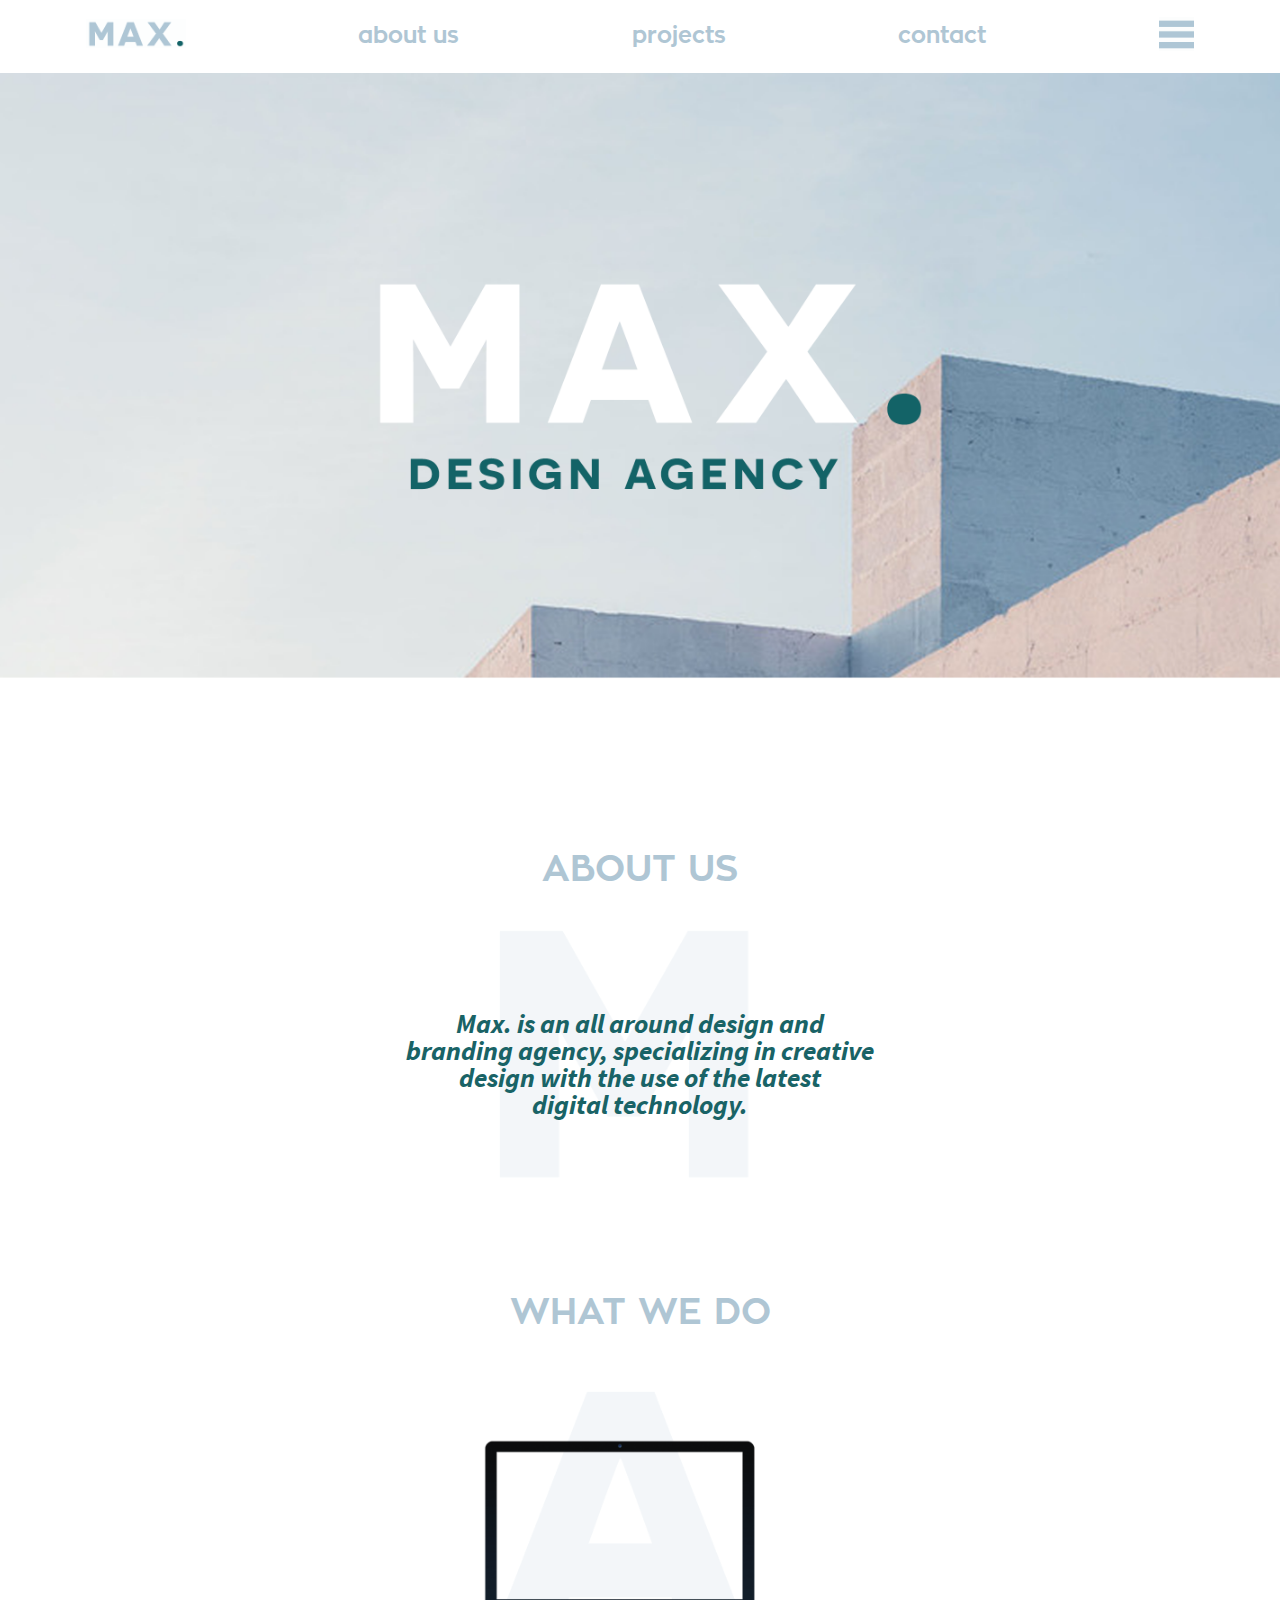
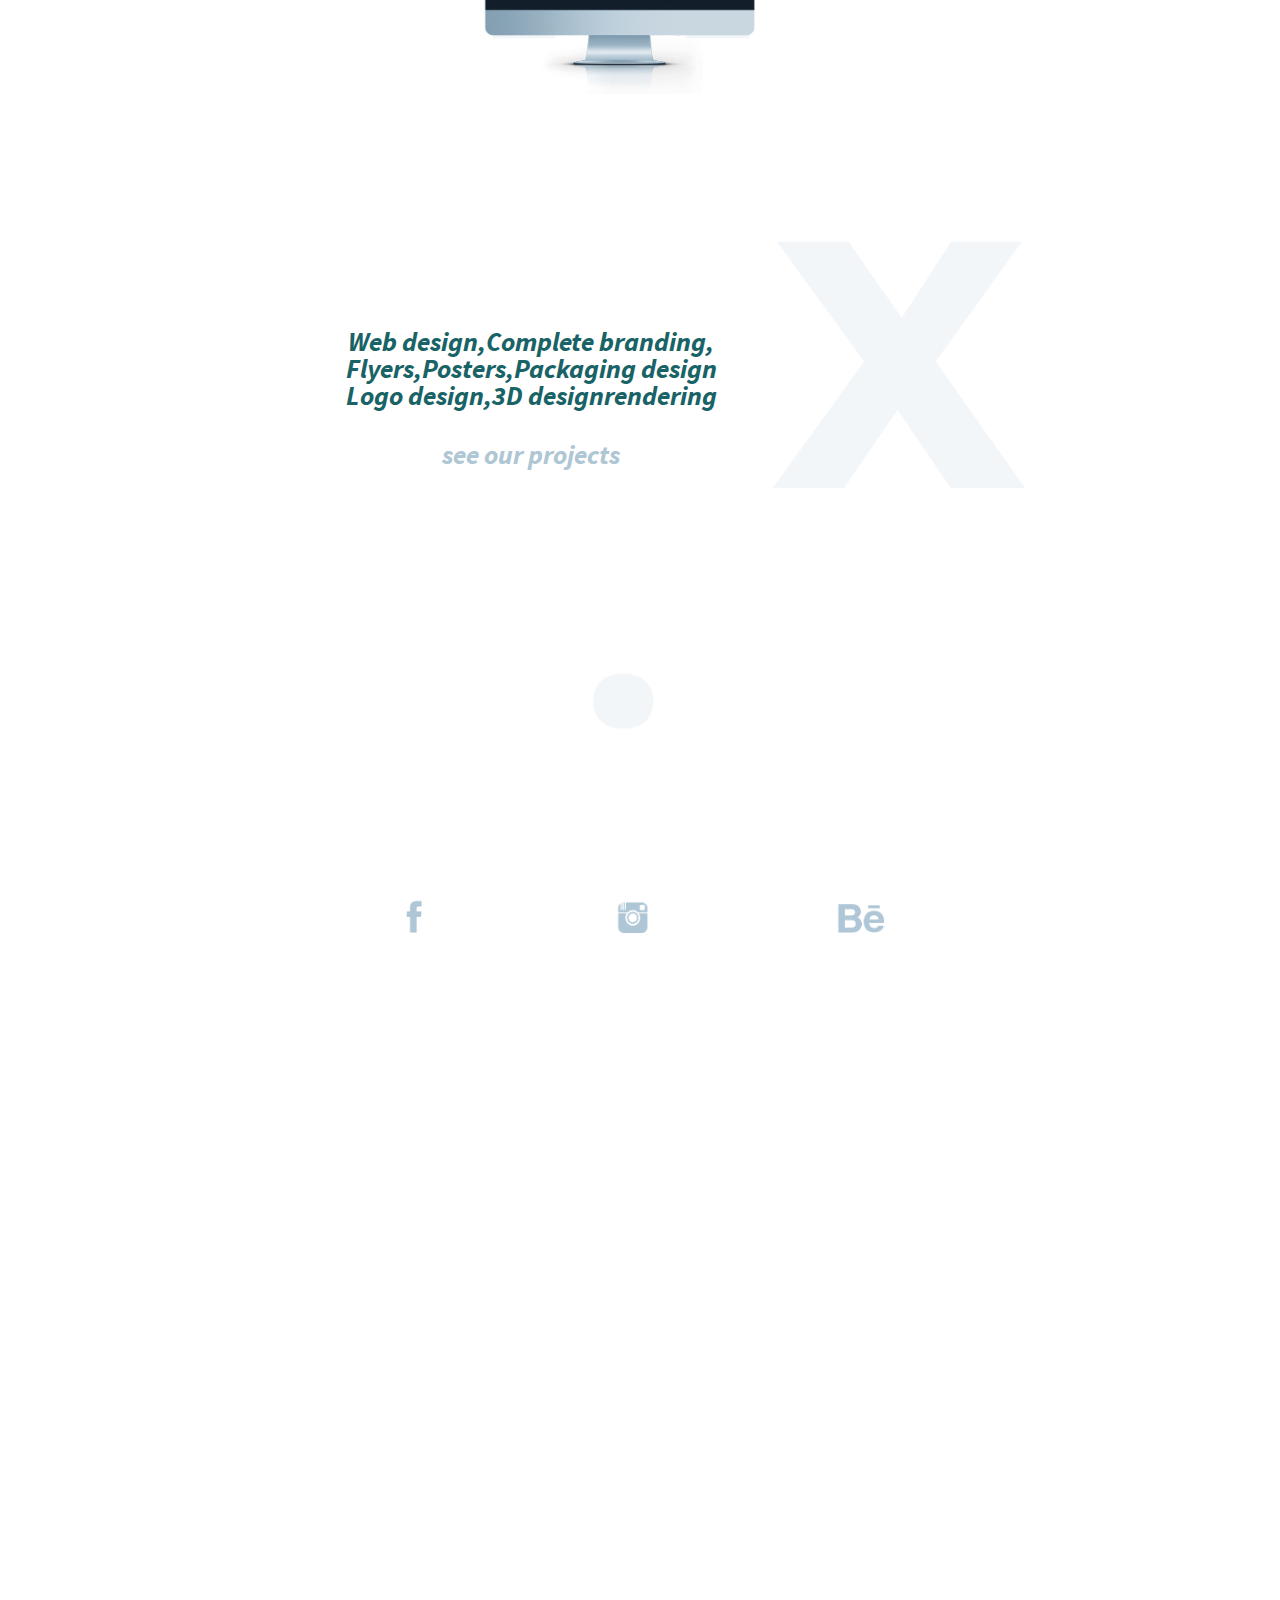
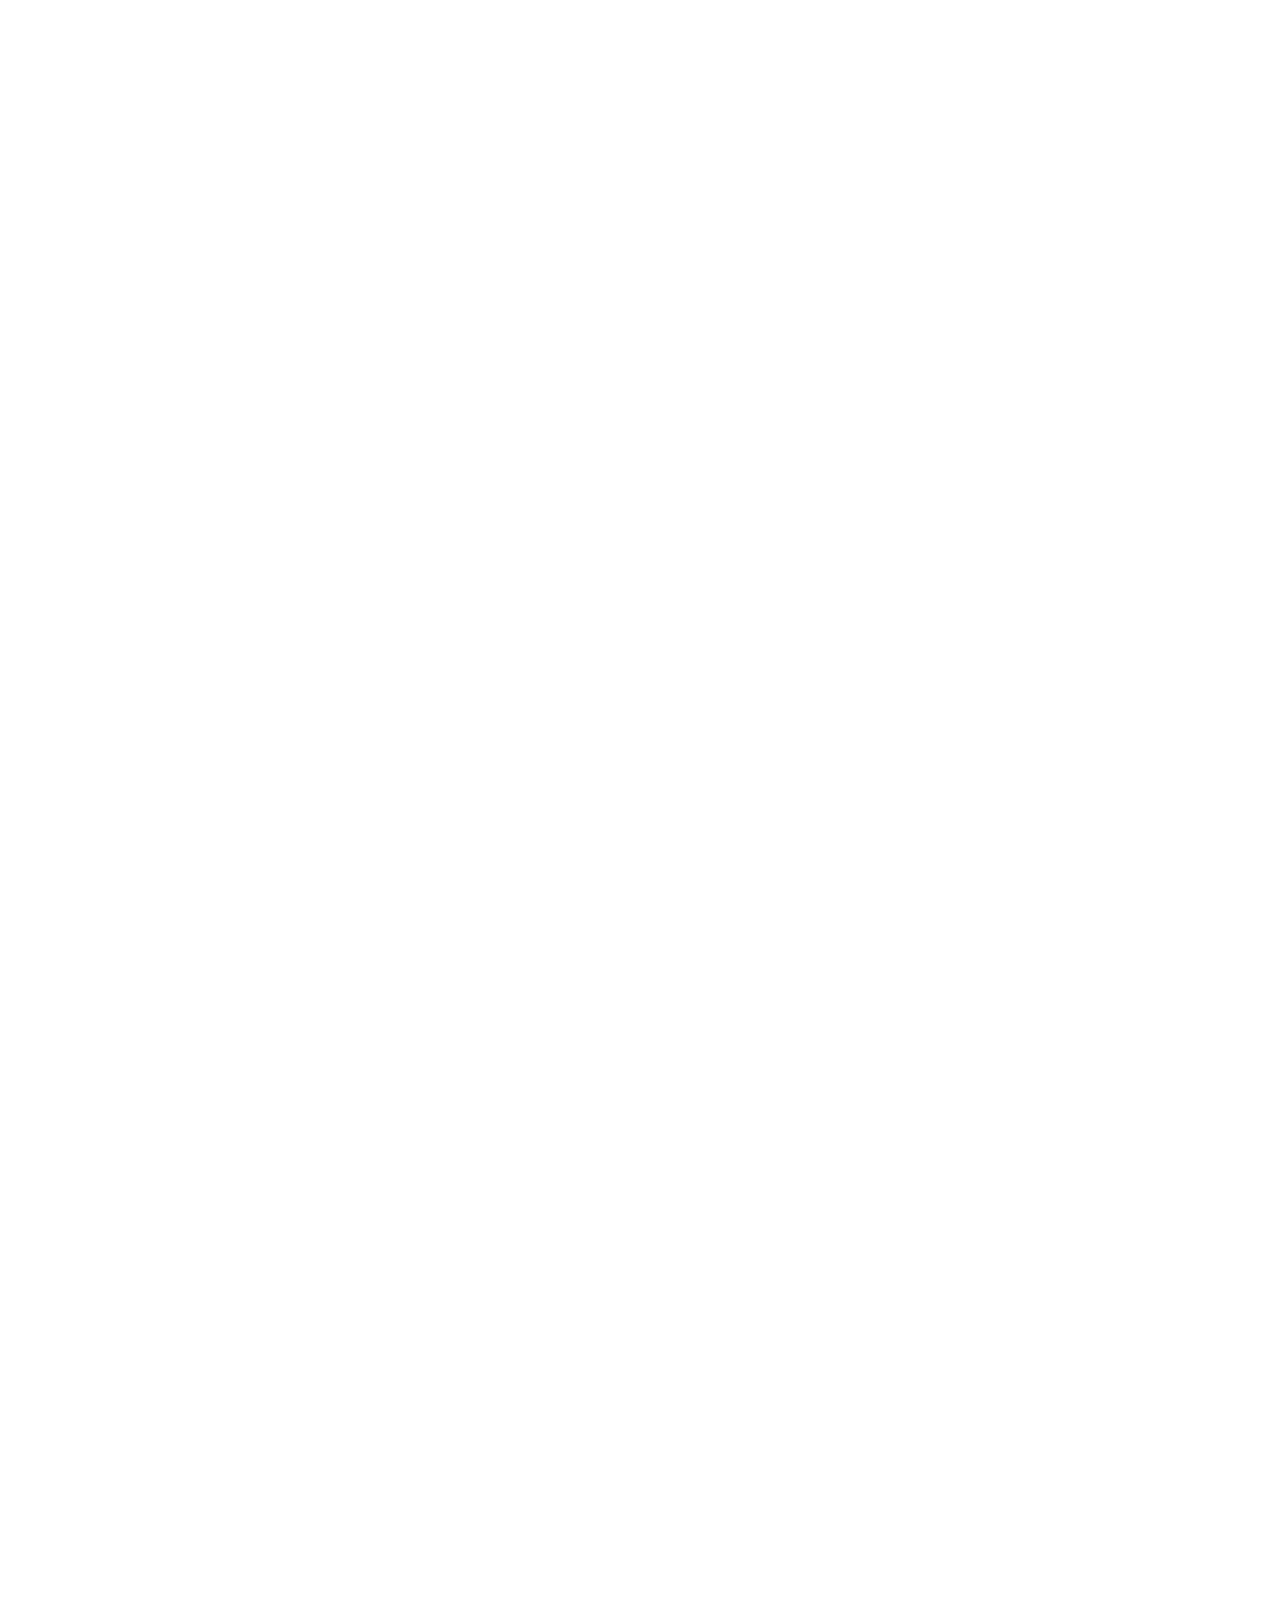
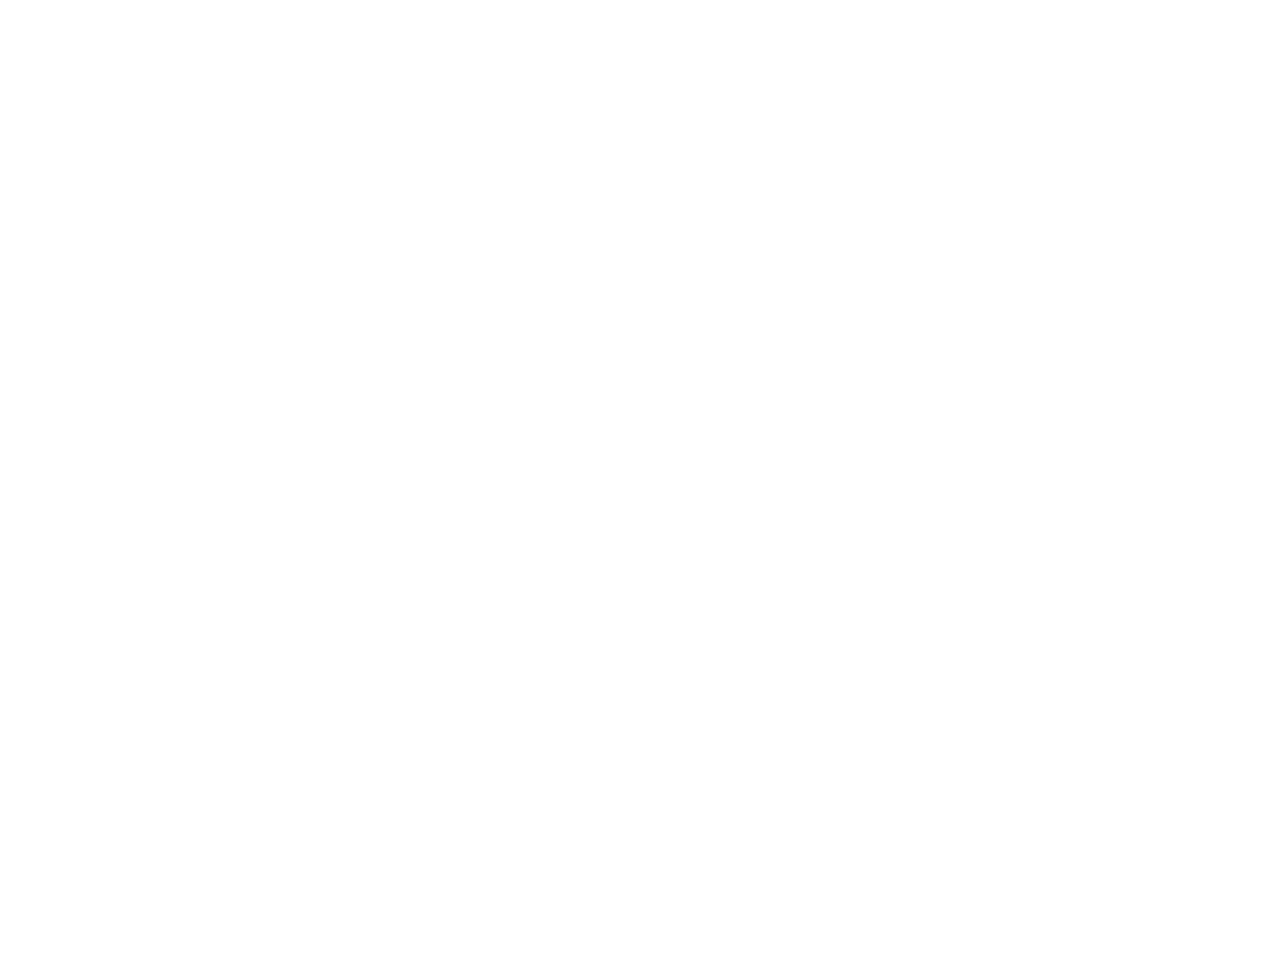
<file: index.html>
<!DOCTYPE html>
<html lang="en">
<head>
	<meta charset="UTF-8">
	<title>Document</title>
	<link rel="stylesheet" type="text/css" href="css/reset.css"/>
	<link rel="stylesheet" type="text/css" href="css/style.css"/>
</head>
<body>

	<head>
		<nav id="nav_top">
			<ul id="ul_top">
				<li ><a href="index.html"><img src="assets/nav_top/logo_small_max.png" height="65" width="222" alt="logo_max_small"></a></li>
				<li><a href="pages/about.html">about us</a></li>
				<li><a href="pages/projects.html">projects</a></li>
				<li><a href="pages/contact.html">contact</a></li>
				<li><a href="index.html"><img src="assets/nav_top/fold.png" height="75" width="78" alt="menu"></a></li>		
			</ul>
		</nav>	
	</head>
	

	<main id="main">
		<section class="banner">

		
			

		</section>

		<section id="about_us" class="section_">
			<h1 class="content_title" id="about_us_title">about us</h1>

			<article class="content_text" id="article_about_us">
			Max. is an all around design and <br>
			branding  agency,  specializing in creative <br>
			design with the use of  the latest <br>
			digital technology.</article>
		</section>

		<section id="what_we_do" class="section_">
			<h1 class="content_title" id="what_we_do_title">what we do</h1>

			<article class="content_text" id="article_what_we_do">Web design,Complete branding,<br>
			Flyers,Posters,Packaging design<br>
			Logo design,3D designrendering<br>

			<aside id="see_projects"><a href="pages/projects.html">see our projects</a></aside>
			</article>
		</section>
	</main>

	<footer>
		<nav id="nav_bottom">
			<ul id="ul_bottom">
				<li><a href="#"><img src="assets/footer/social_facebook.png" height="100" width="80" alt="logo_facebook"></a></li>
				<li><a href="#"><img src="assets/footer/social_ig.png" height="100" width="80" alt="logo_instagram"></a></li>
				<li><a href="#"><img src="assets/footer/social_behance.png" height="100" width="109" alt="logo_behance"></a></li>
			</ul>
		</nav>
	</footer>
</body>
</html>
</file>
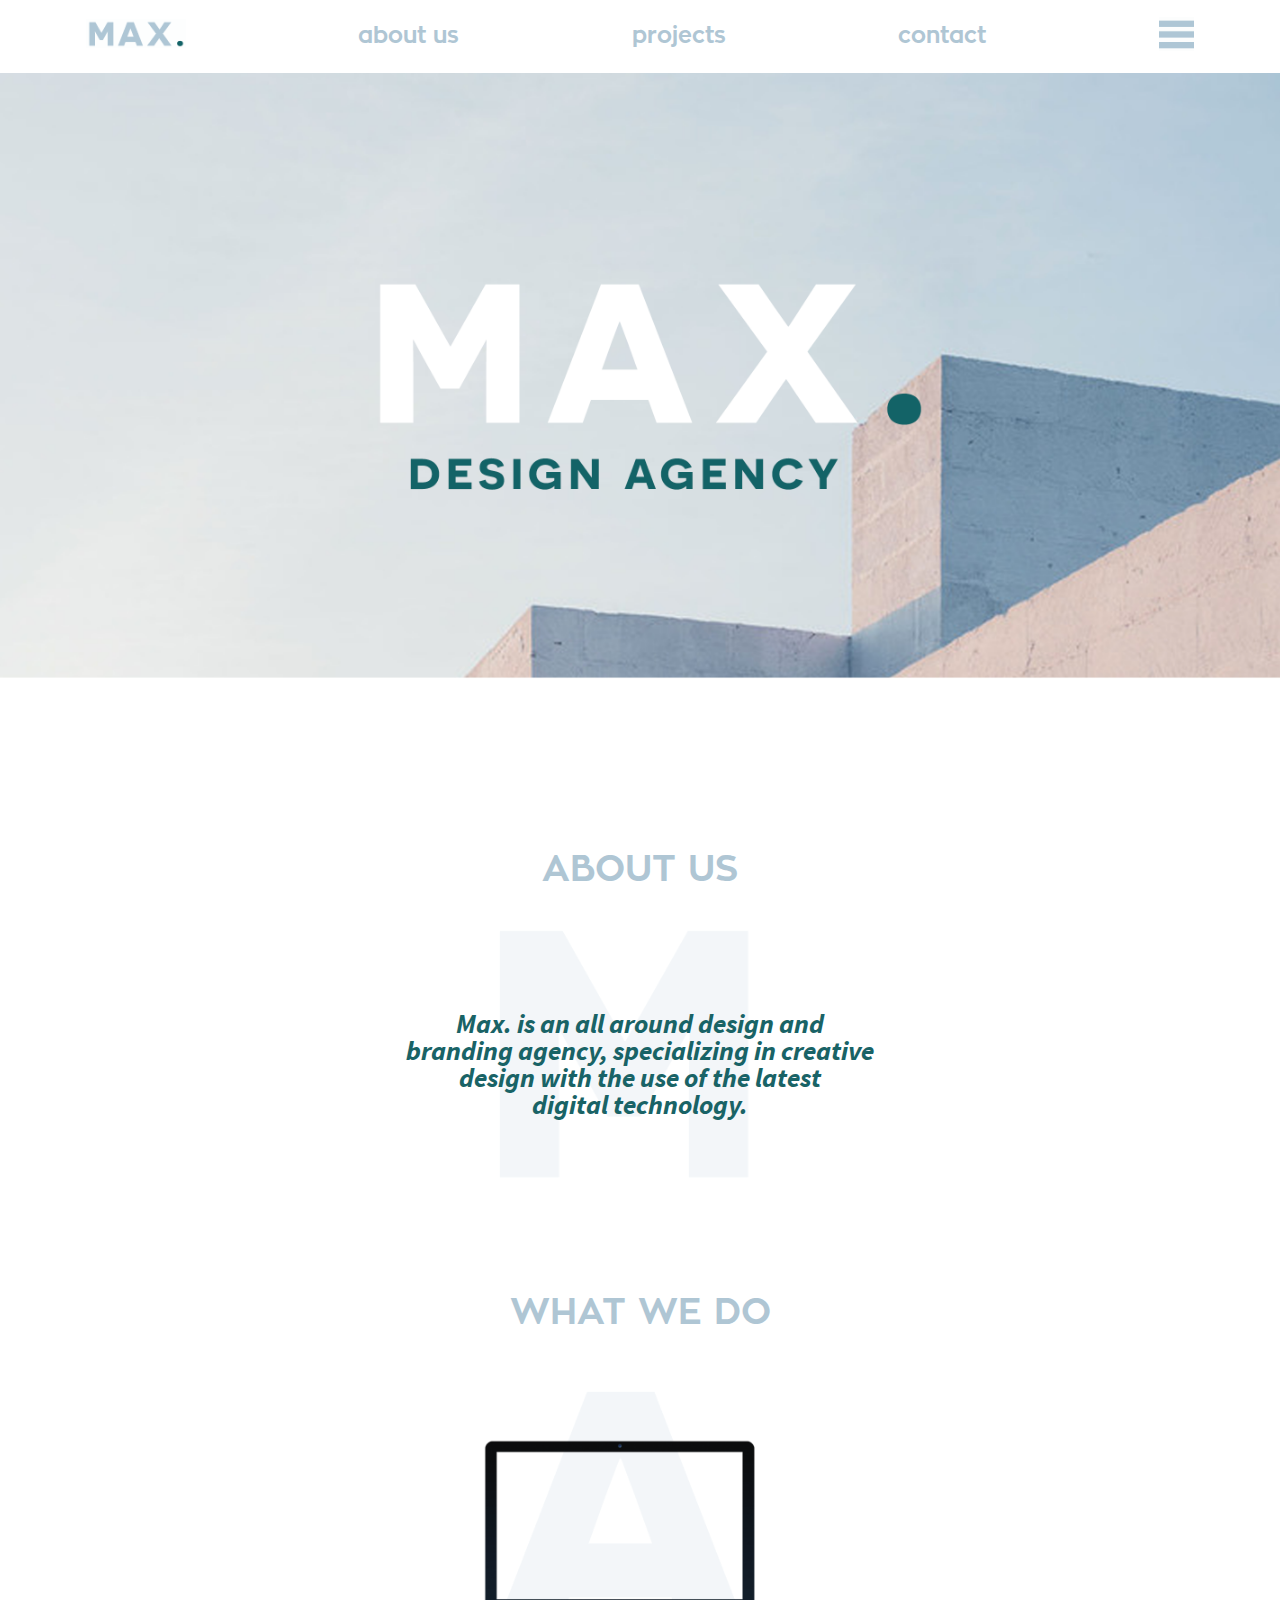
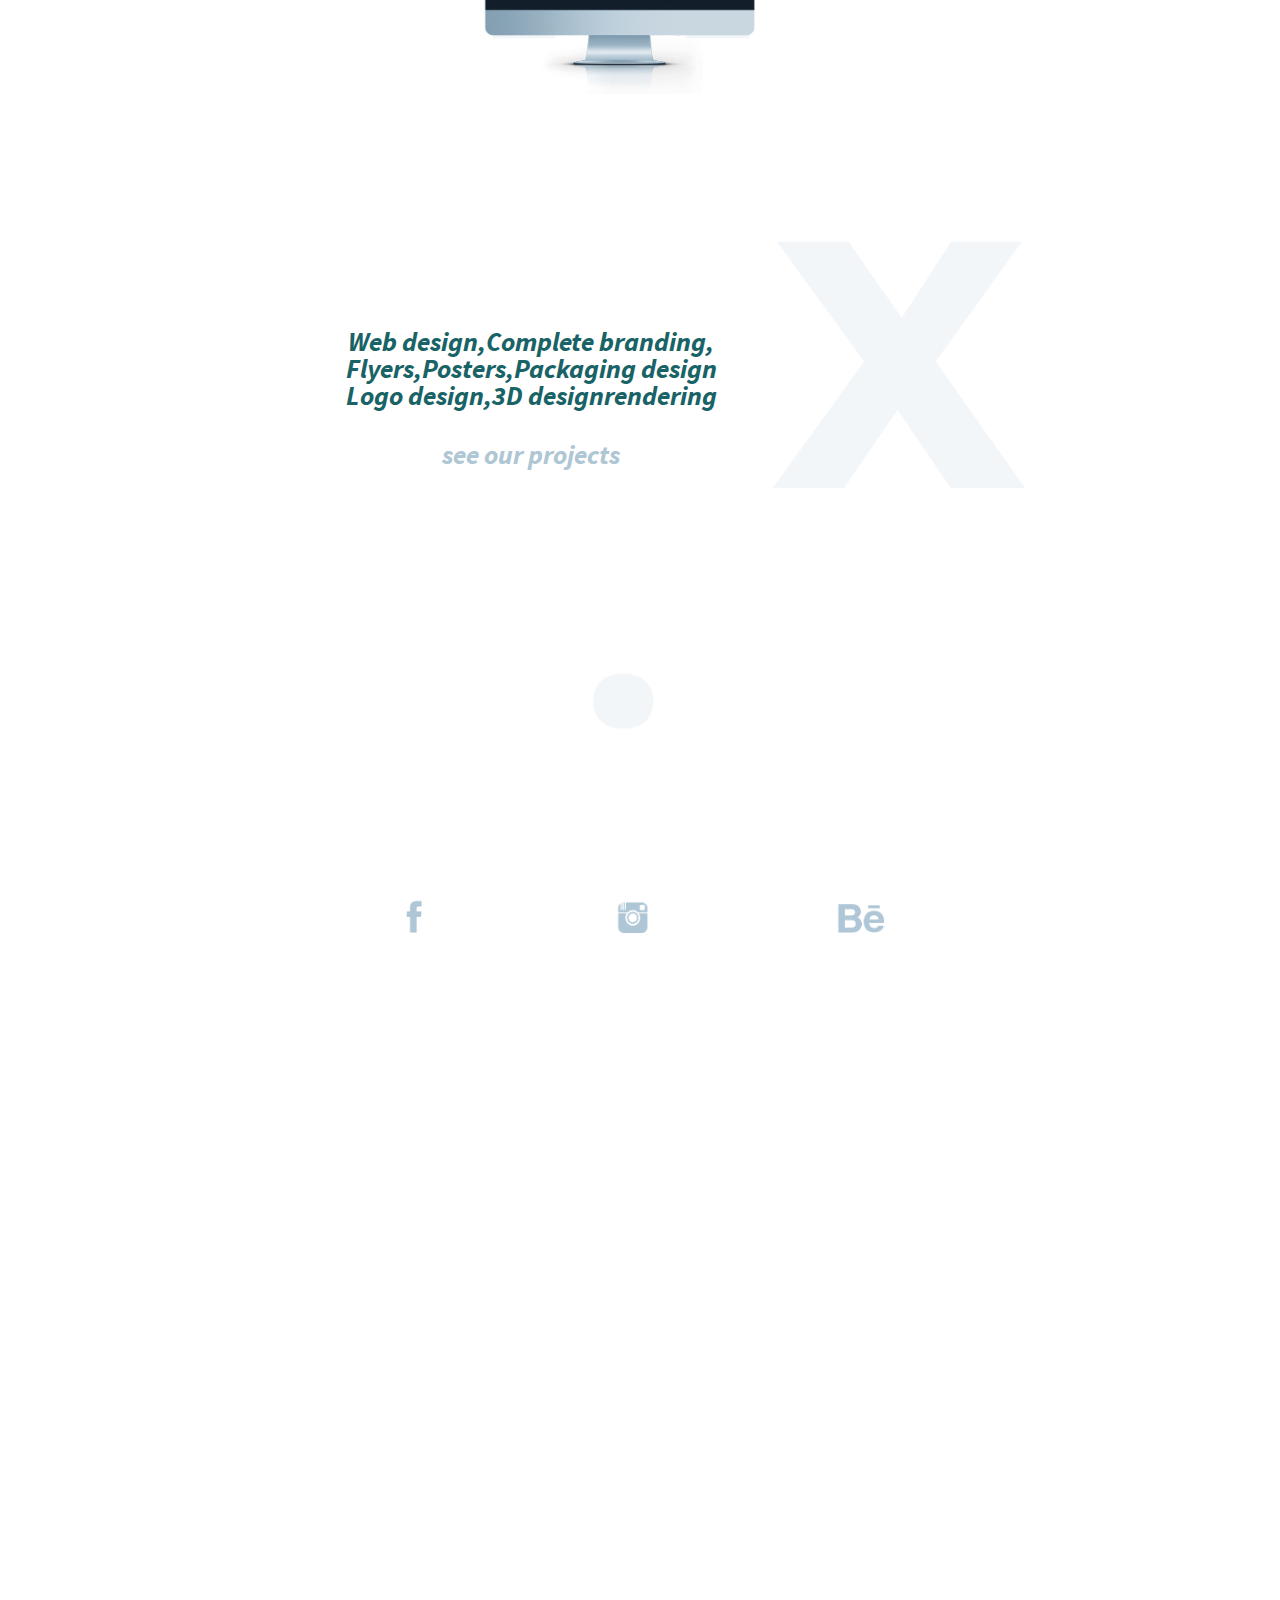
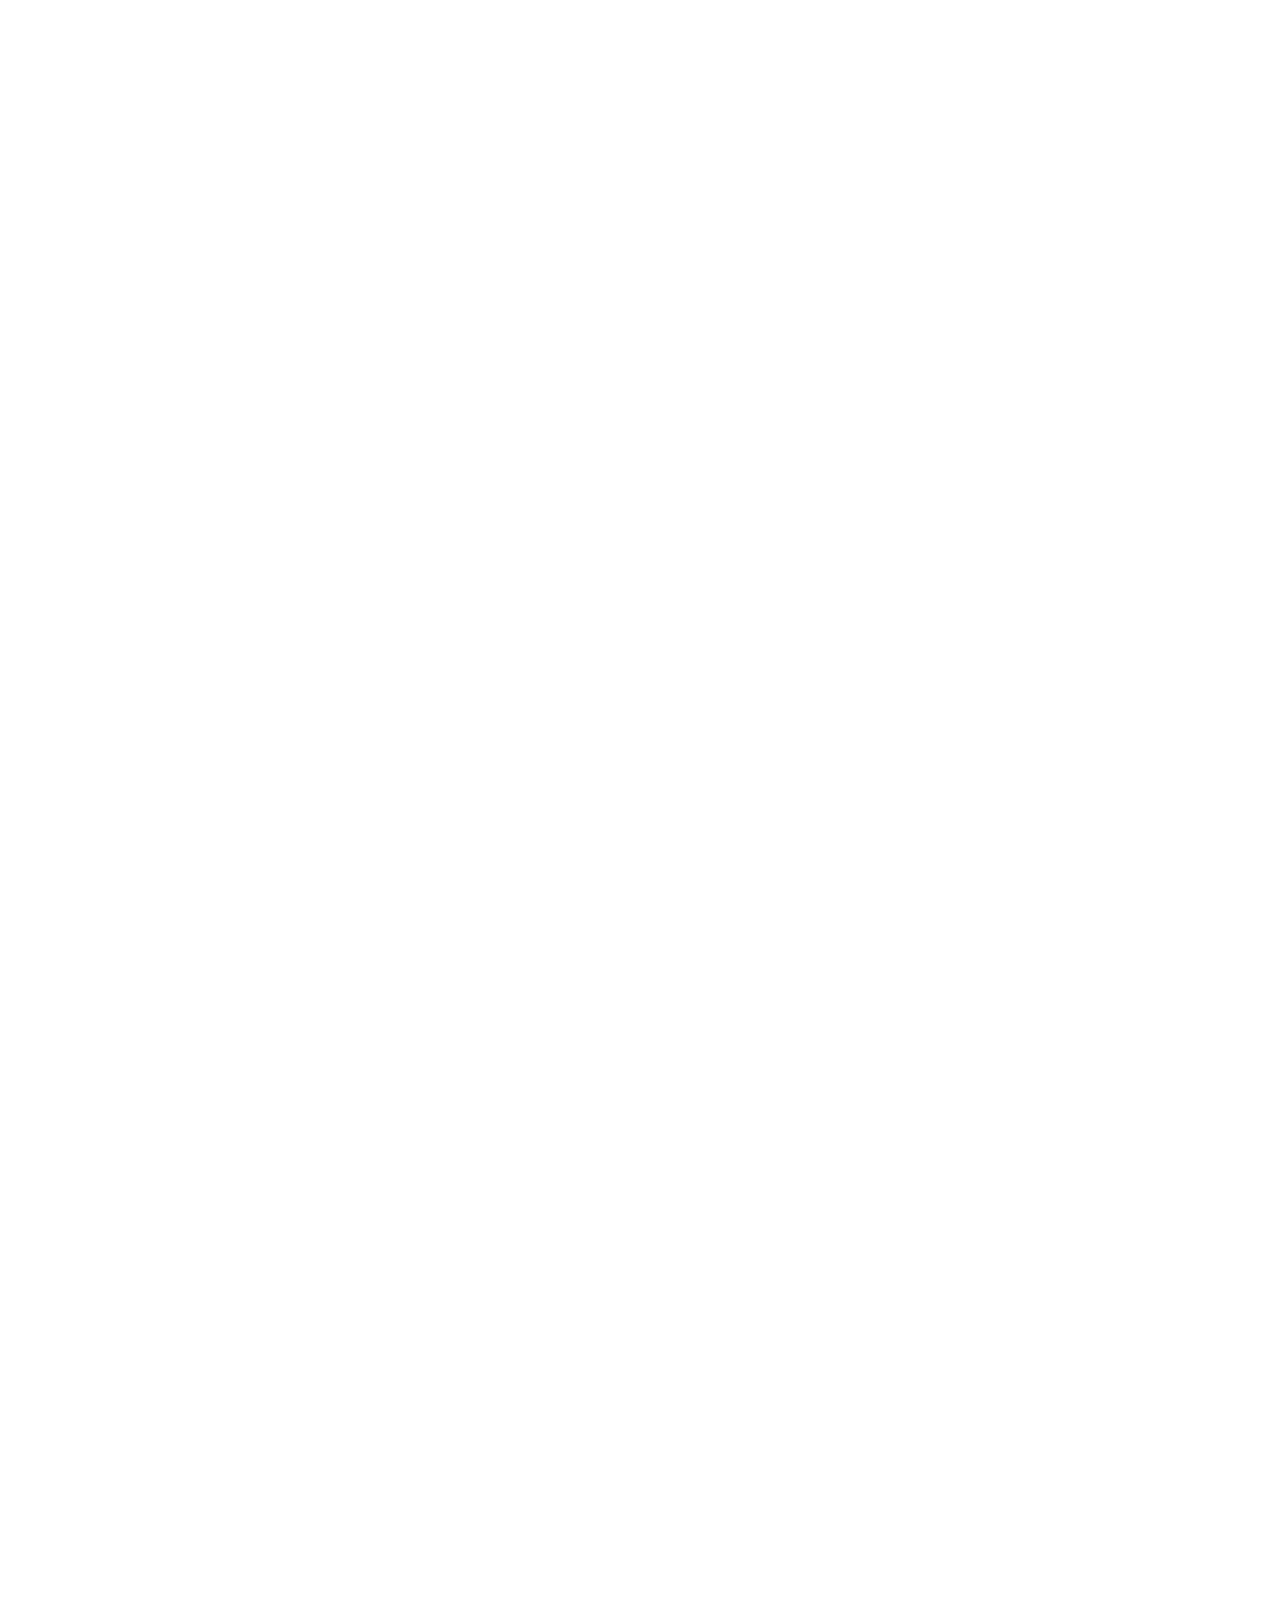
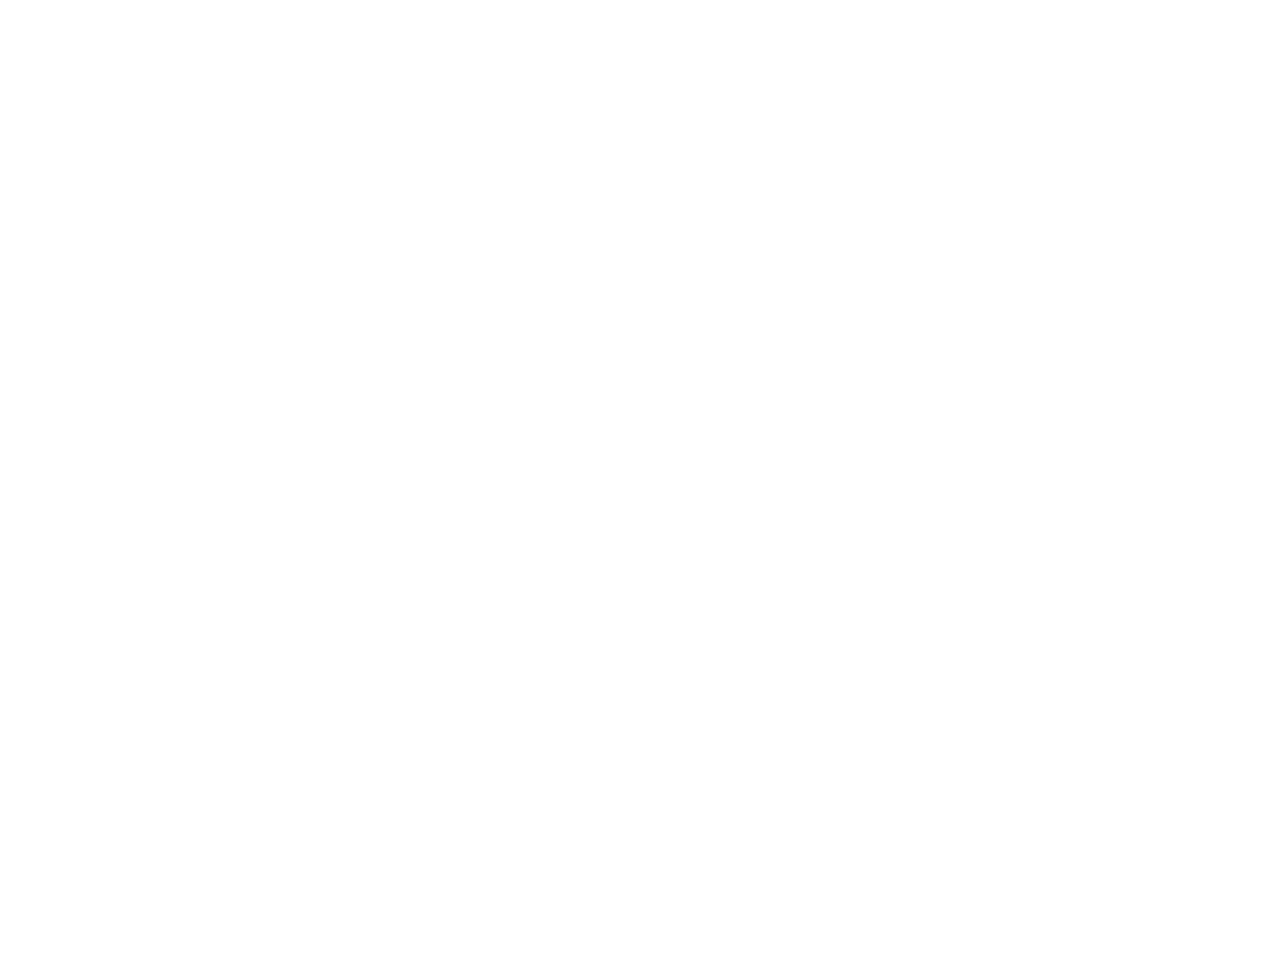
<file: 1617.webd2/index.html>
<!DOCTYPE html>
<html lang="en">
<head>
	<meta charset="UTF-8" author="maxim pattijn">
	<title>MAX. Design</title>
	<link rel="stylesheet" type="text/css" href="css/reset.css"/>
	<link rel="stylesheet" type="text/css" href="css/style.css"/>
<link rel="apple-touch-icon" sizes="180x180" href="assets/favicons/apple-touch-icon.png">
<link rel="icon" type="image/png" sizes="32x32" href="assets/favicons//favicon-32x32.png">
<link rel="icon" type="image/png" sizes="16x16" href="assets/favicons/favicon-16x16.png">
<link rel="manifest" href="assets/favicons/manifest.json">
<link rel="mask-icon" href="assets/favicons/safari-pinned-tab.svg" color="#5bbad5">
<meta name="theme-color" content="#ffffff">
</head>
<body>

	<header>
		<nav id="nav_top">
			<ul id="ul_top">
				<li ><a href="index.html"><img src="assets/nav_top/logo_small_max.png" height="65" width="222" alt="logo_max_small"></a></li>
				<li><a href="pages/about.html">about us</a></li>
				<li><a href="pages/projects.html">projects</a></li>
				<li><a href="pages/contact.html">contact</a></li>
				<li><a href="index.html"><img src="assets/nav_top/fold.png" height="75" width="78" alt="menu"></a></li>		
			</ul>
		</nav>	
	</header>
	

	<main id="main">
		<section class="banner">

		
			

		</section>

		<section id="about_us" class="section_">
			

				<h1 class="content_title" id="about_us_title">about us</h1>

			<article class="content_text" id="article_about_us">
			Max. is an all around design and <br>
			branding  agency,  specializing in creative <br>
			design with the use of  the latest <br>
			digital technology.</article>
		</section>

		<section id="what_we_do" class="section_">
			<h1 class="content_title" id="what_we_do_title">what we do</h1>

			<article class="content_text" id="article_what_we_do">Web design,Complete branding,<br>
			Flyers,Posters,Packaging design<br>
			Logo design,3D designrendering<br>

			<aside id="see_projects"><a href="pages/projects.html">see our projects</a></aside>
			</article>
		</section>
	</main>

	<footer>
		<nav id="nav_bottom">
			<ul id="ul_bottom">
				<li><a href="#"><img src="assets/footer/social_facebook.png" height="100" width="80" alt="logo_facebook"></a></li>
				<li><a href="#"><img src="assets/footer/social_ig.png" height="100" width="80" alt="logo_instagram"></a></li>
				<li><a href="#"><img src="assets/footer/social_behance.png" height="100" width="109" alt="logo_behance"></a></li>
			</ul>
		</nav>
	</footer>
</body>
</html>
</file>
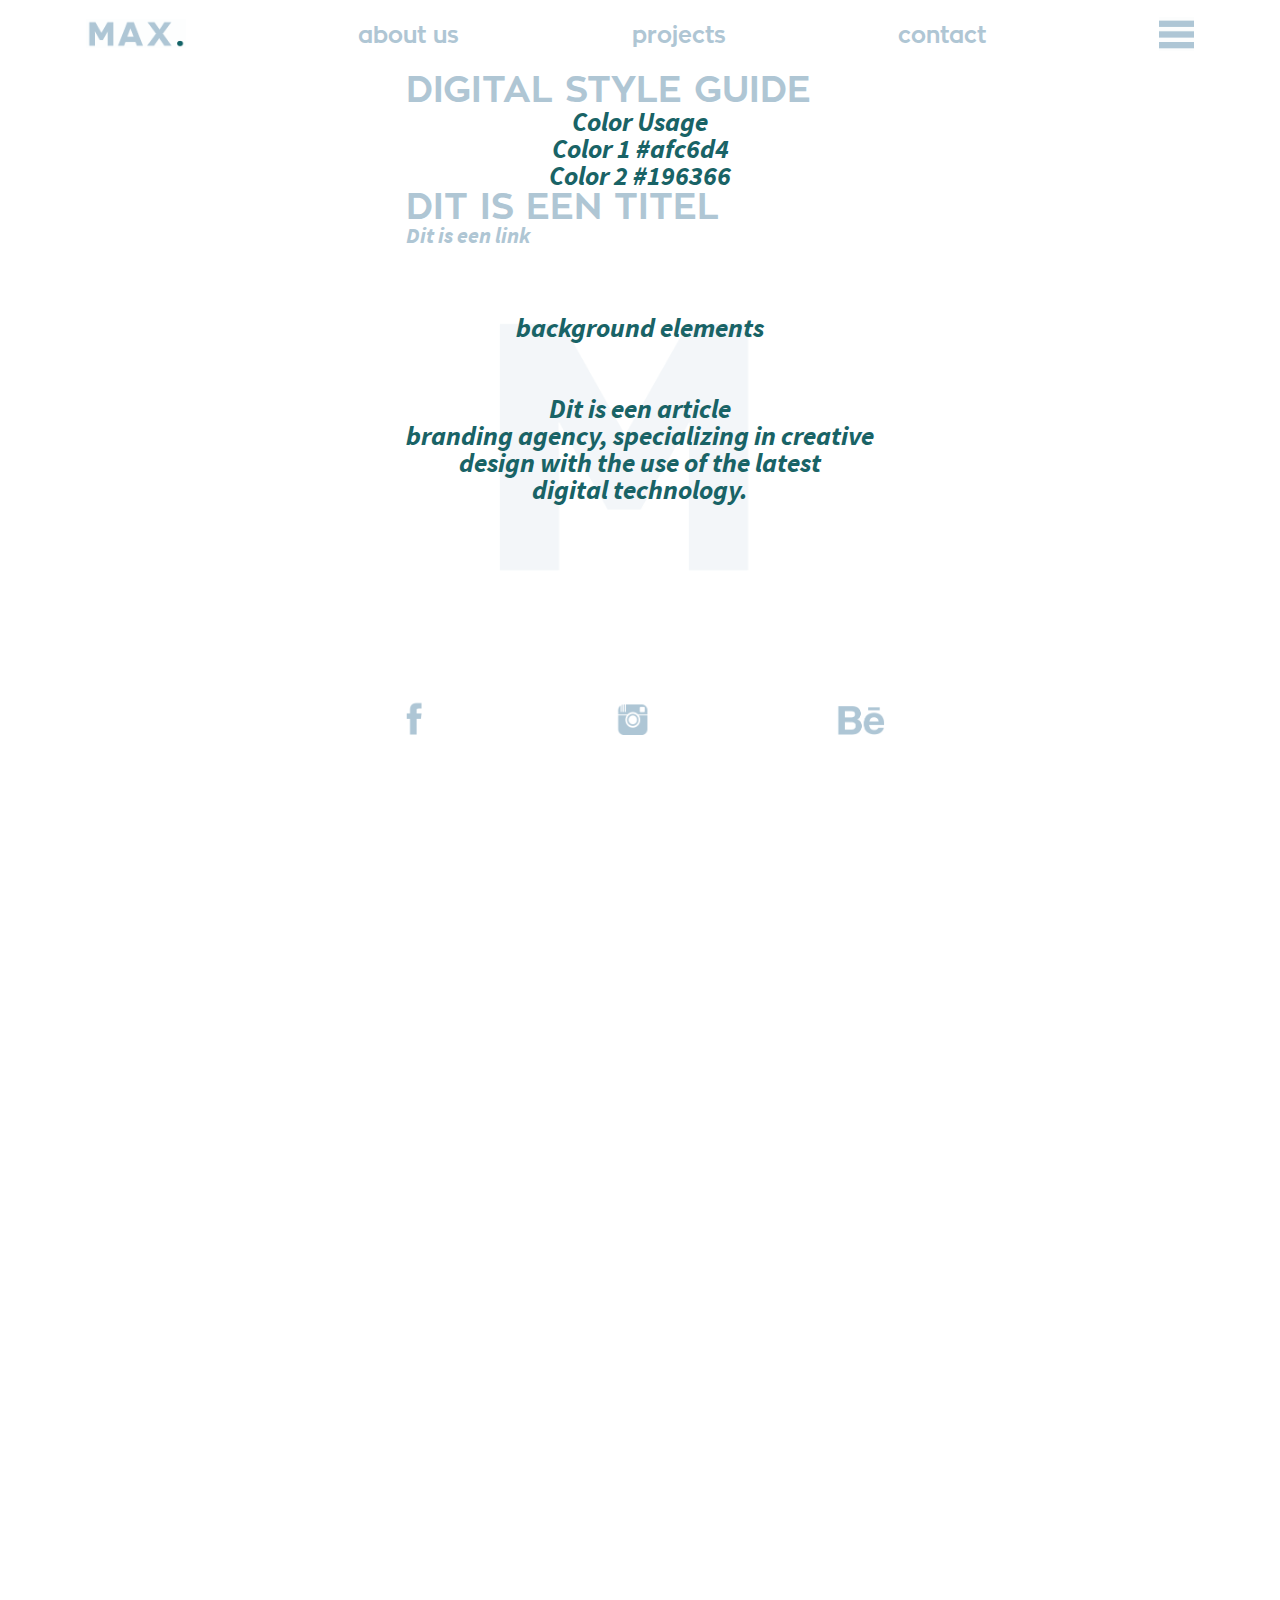
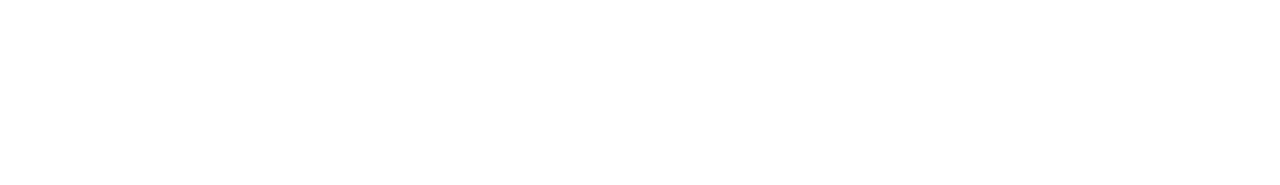
<file: styleguide.html>
<!DOCTYPE html>
<html lang="en">
<head>
	<meta charset="UTF-8">
	<title>Document</title>
	<link rel="stylesheet" type="text/css" href="css/reset.css"/>
	<link rel="stylesheet" type="text/css" href="css/style.css"/>
</head>
<body>

	<head>
		<nav id="nav_top">
			<ul id="ul_top">
				<li ><a href="index.html"><img src="assets/nav_top/logo_small_max.png" height="65" width="222" alt="logo_max_small"></a></li>
				<li><a href="pages/about.html">about us</a></li>
				<li><a href="pages/projects.html">projects</a></li>
				<li><a href="pages/contact.html">contact</a></li>
				<li><a href="index.html"><img src="assets/nav_top/fold.png" height="75" width="78" alt="menu"></a></li>		
			</ul>
		</nav>	
	</head>
	
	<section id="about_us" class="section_">

	<main id="main">
		<h1 class="content_title">digital style guide</h1>

		<p class="content_text">Color Usage</p>

		<p class="content_text" id="color_1">Color 1 #afc6d4</p>
		<p class="content_text" id="color_2">Color 2 #196366<p>


		<h1 class="content_title" >DIT IS EEN TITEL</h1>


		<aside id="contact"><a href="#">Dit is een link</a></aside>


		<p class="content_text" >background elements</p>
		


		<article class="content_text" id="article_about_us">
		<br>
		<br>
			Dit is een article <br>
			branding  agency,  specializing in creative <br>
			design with the use of  the latest <br>
			digital technology.</article>

	</main>
</section>
	<footer>
		<nav id="nav_bottom">
			<ul id="ul_bottom">
				<li><a href="#"><img src="assets/footer/social_facebook.png" height="100" width="80" alt="logo_facebook"></a></li>
				<li><a href="#"><img src="assets/footer/social_ig.png" height="100" width="80" alt="logo_instagram"></a></li>
				<li><a href="#"><img src="assets/footer/social_behance.png" height="100" width="109" alt="logo_behance"></a></li>
			</ul>
		</nav>
	</footer>
</body>
</html>
</file>
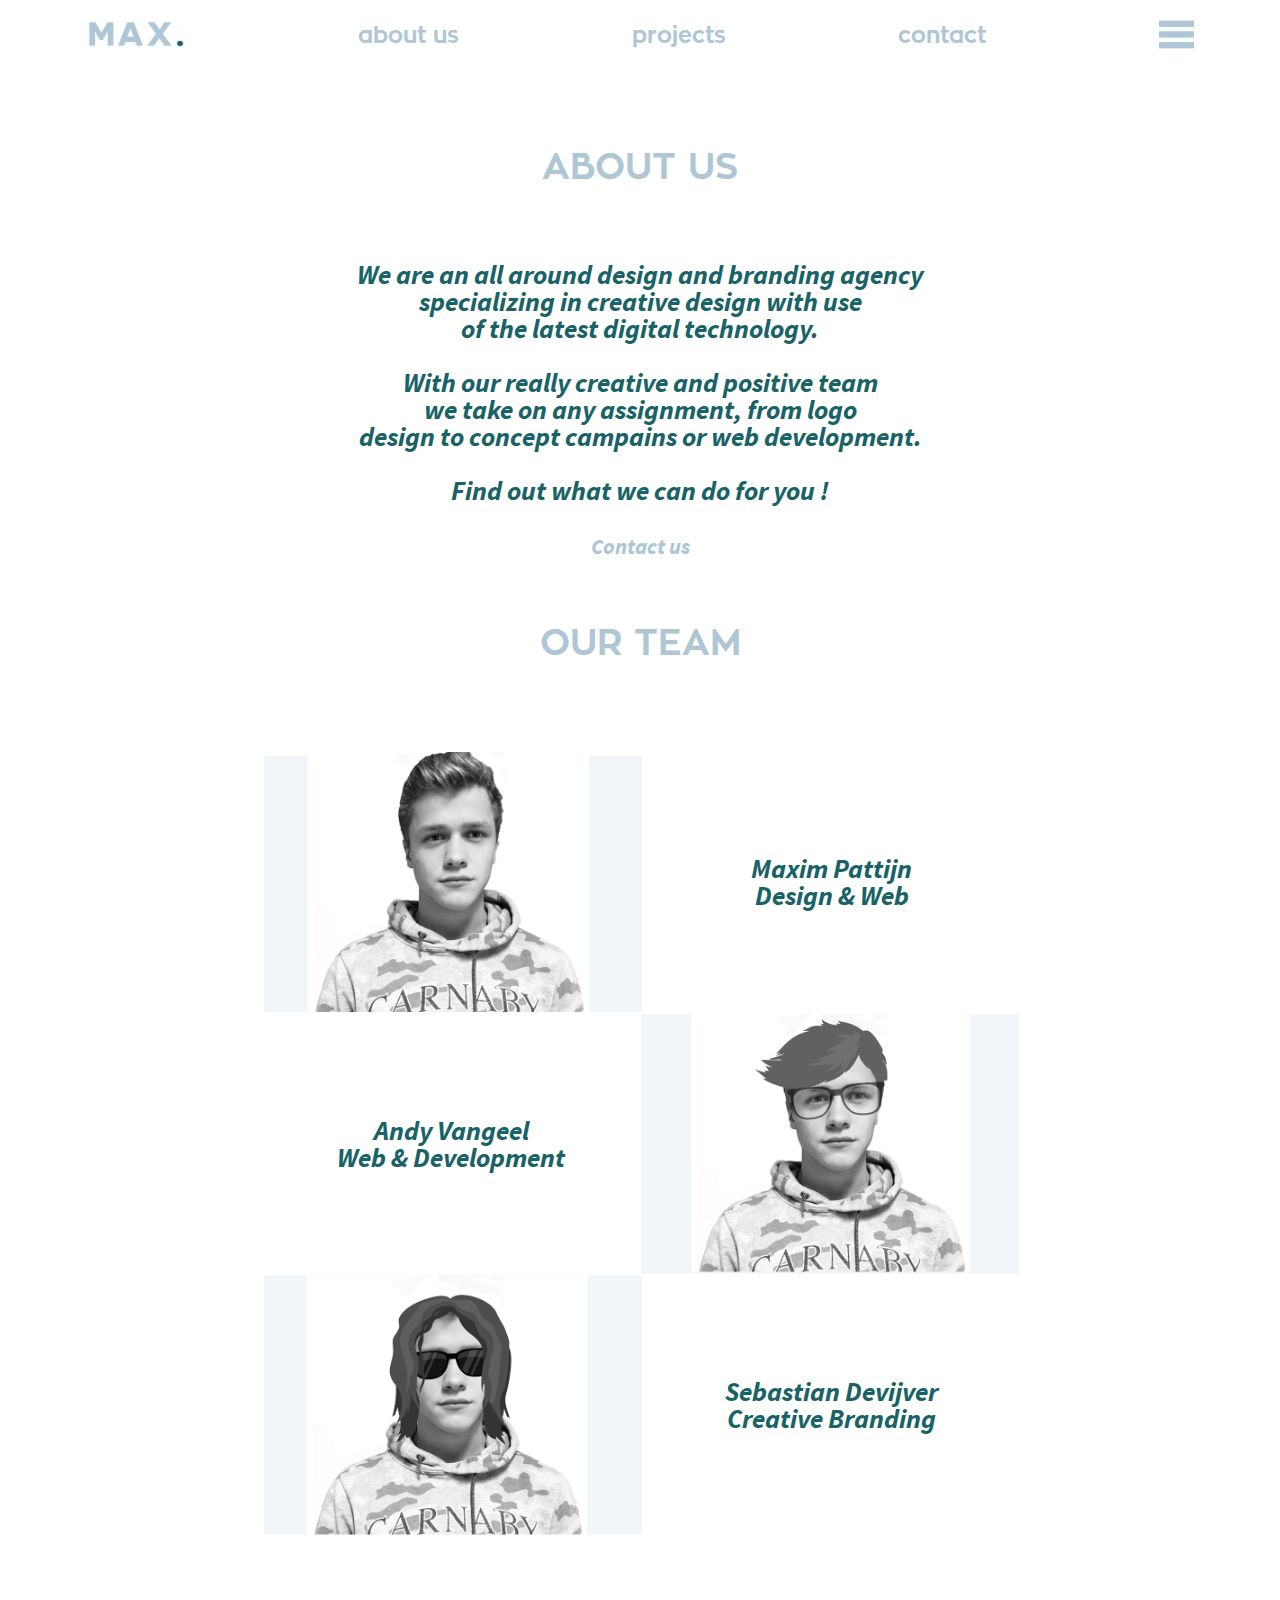
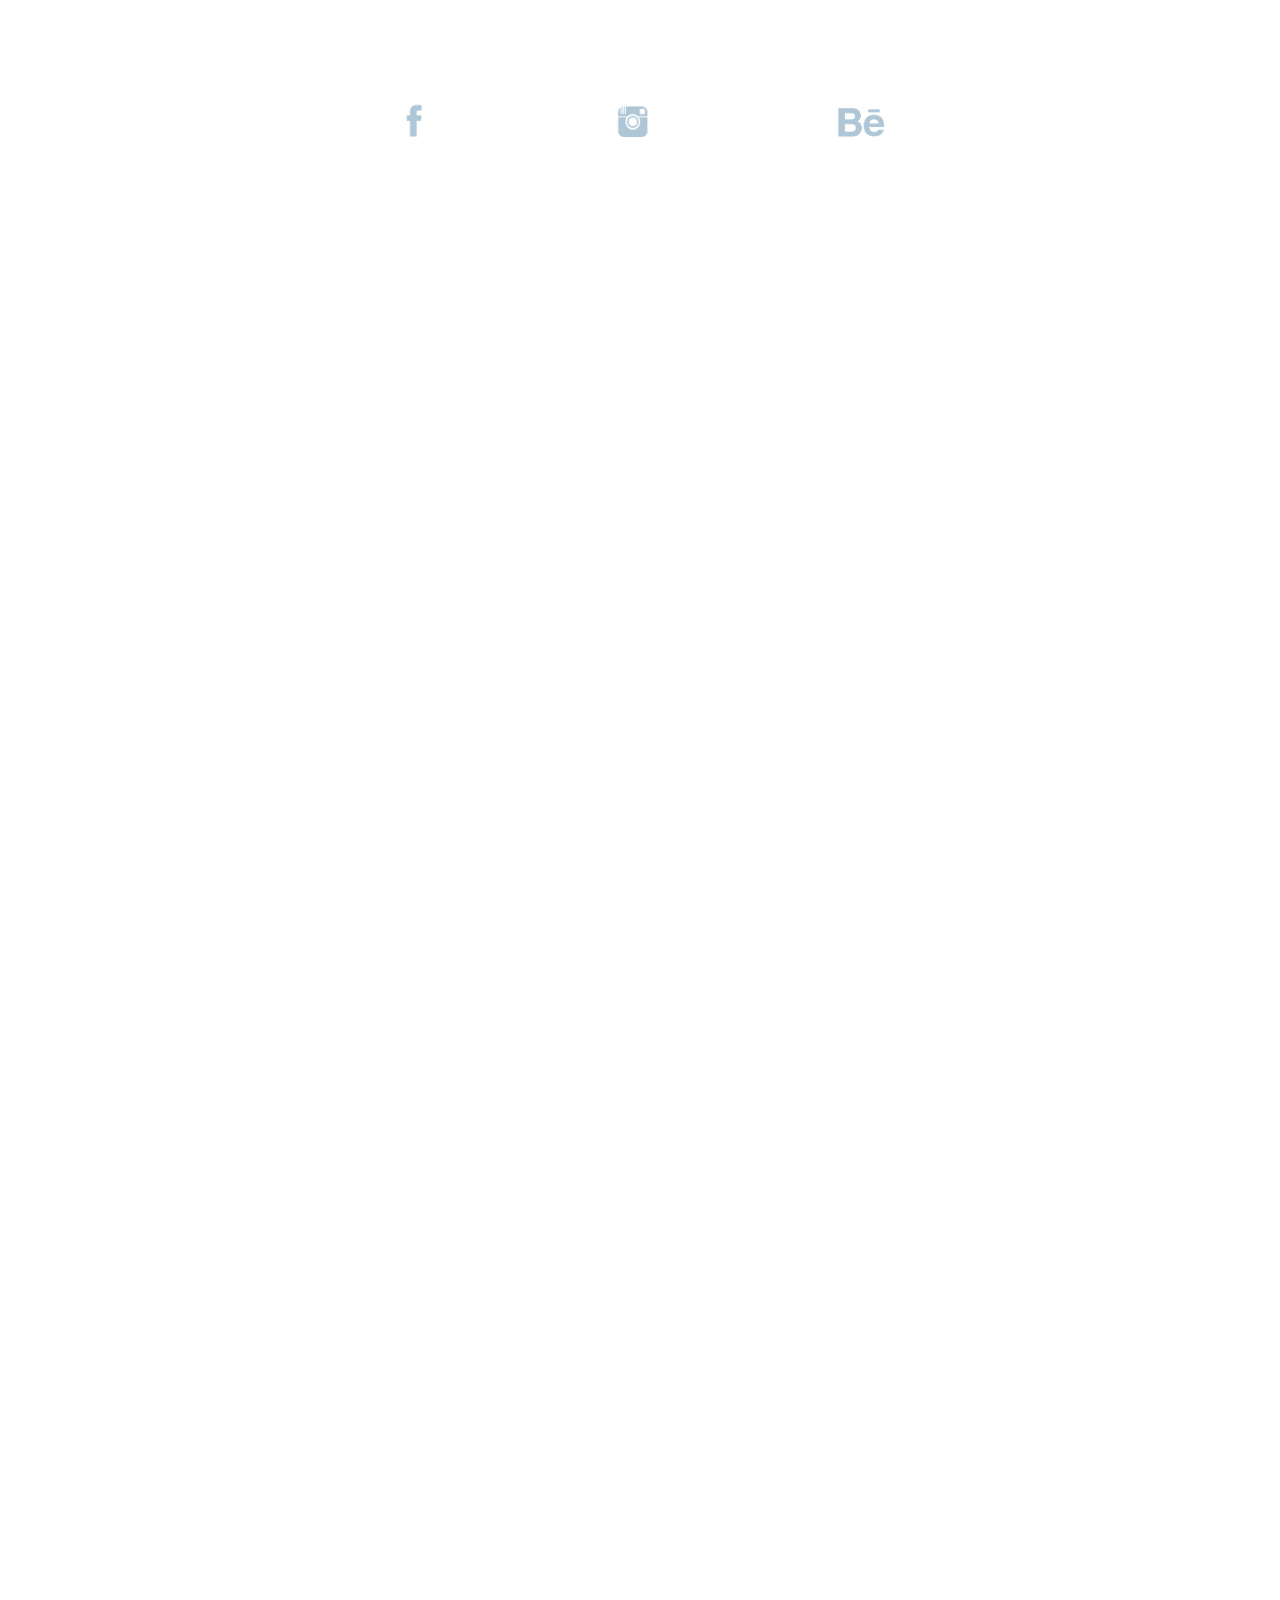
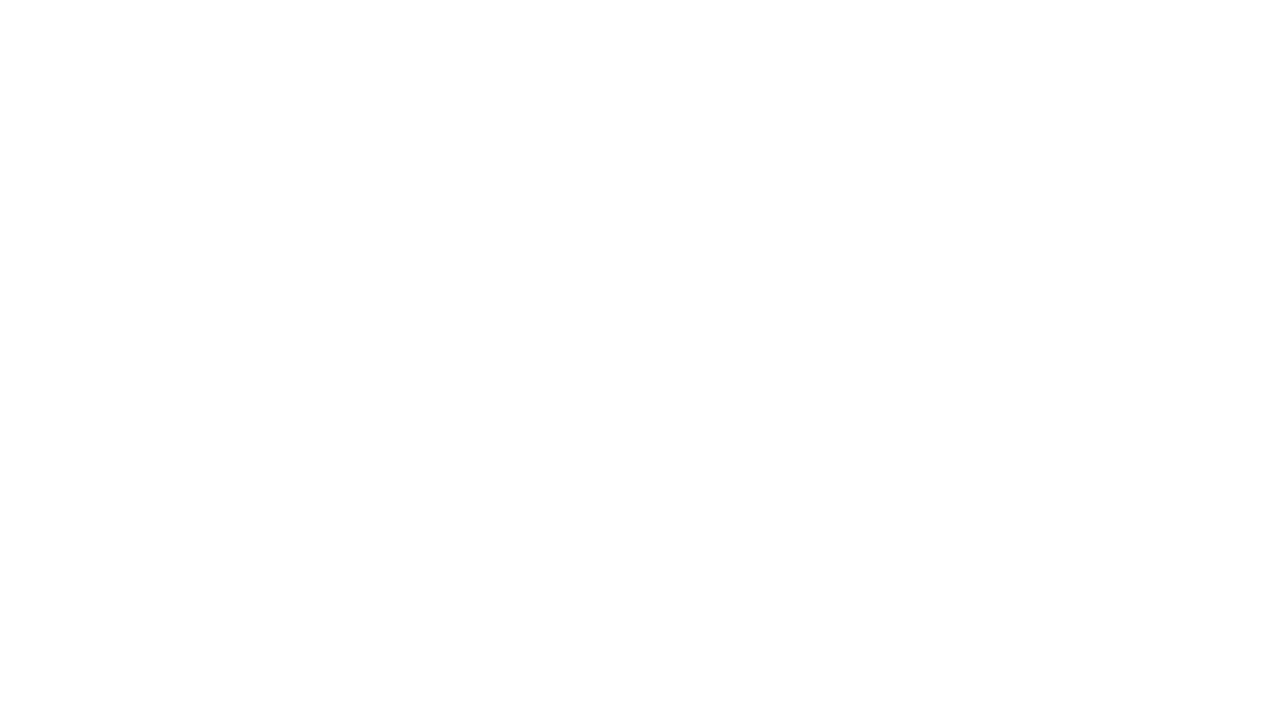
<file: pages/about.html>
<!DOCTYPE html>
<html lang="en">
<head>
	<meta charset="UTF-8">
	<title>Document</title>
	<link rel="stylesheet" type="text/css" href="../css/reset.css"/>
	<link rel="stylesheet" type="text/css" href="../css/style.css"/>
</head>
<body>

	<head >
		<nav id="nav_top">
			<ul id="ul_top">
				<li ><a href="../index.html"><img src="../assets/nav_top/logo_small_max.png" height="65" width="222" alt="logo_max_small"></a></li>
				<li><a href="about.html">about us</a></li>
				<li><a href="projects.html">projects</a></li>
				<li><a href="contact.html">contact</a></li>
				<li><a href="about.html"><img src="../assets/nav_top/fold.png" height="75" width="78" alt="menu"></a></li>		
			</ul>
		</nav>	
	</head>
	

	<main>
		<section class="projects" id="about_body">
			<h1 class="content_title" id="projects_title">About us</h1>

			<article class="content_text" id="about_article">
				We are an all around design and branding agency <br>
				specializing in creative design with use <br>
				of the latest digital technology.<br>
				<br>
				With our really creative and positive team<br>
				we take on any assignment, from logo<br>
				design to concept campains or web development. <br>
				<br>
				Find out what we can do for you ! <br>
			</article>

			<aside id="contact"><a href="contact.html">Contact us</a></aside>

			<h1 class="content_title" >Our team</h1>

			<ul id="ul_about">
				<li class="project_left">
					<a href="https://www.behance.net/MaximPattijn"><img src="../assets/about/persoon_1.png" height="580" width="840" alt="persoon_1"></a>
					<aside class="content_text" >Maxim Pattijn<br>
					Design &amp; Web<br>
					</aside>
				</li>

				<li class="project_right">
					<aside class="content_text">Andy Vangeel<br>
					Web &amp; Development<br>
					</aside>
					<img src="../assets/about/persoon2.png" height="580" width="840" alt="persoon_2">	
				</li>
				
				<li class="project_left">
					<img src="../assets/about/persoon3.png" height="580" width="840" alt="persoon_3">
					<aside class="content_text">Sebastian Devijver<br>
					Creative Branding<br>
					</aside>
				</li>

		</section>
		
	</main>

	<footer>
		<nav id"nav-bottom">
			<ul id="ul_bottom">
				<li><a href="#"><img src="../assets/footer/social_facebook.png" height="100" width="80" alt="logo_facebook"></a></li>
				<li><a href="#"><img src="../assets/footer/social_ig.png" height="100" width="80" alt="logo_instagram"></a></li>
				<li><a href="#"><img src="../assets/footer/social_behance.png" height="100" width="109" alt="logo_behance"></a></li>
			</ul>
		</nav>
	</footer>
</body>
</html>
</file>
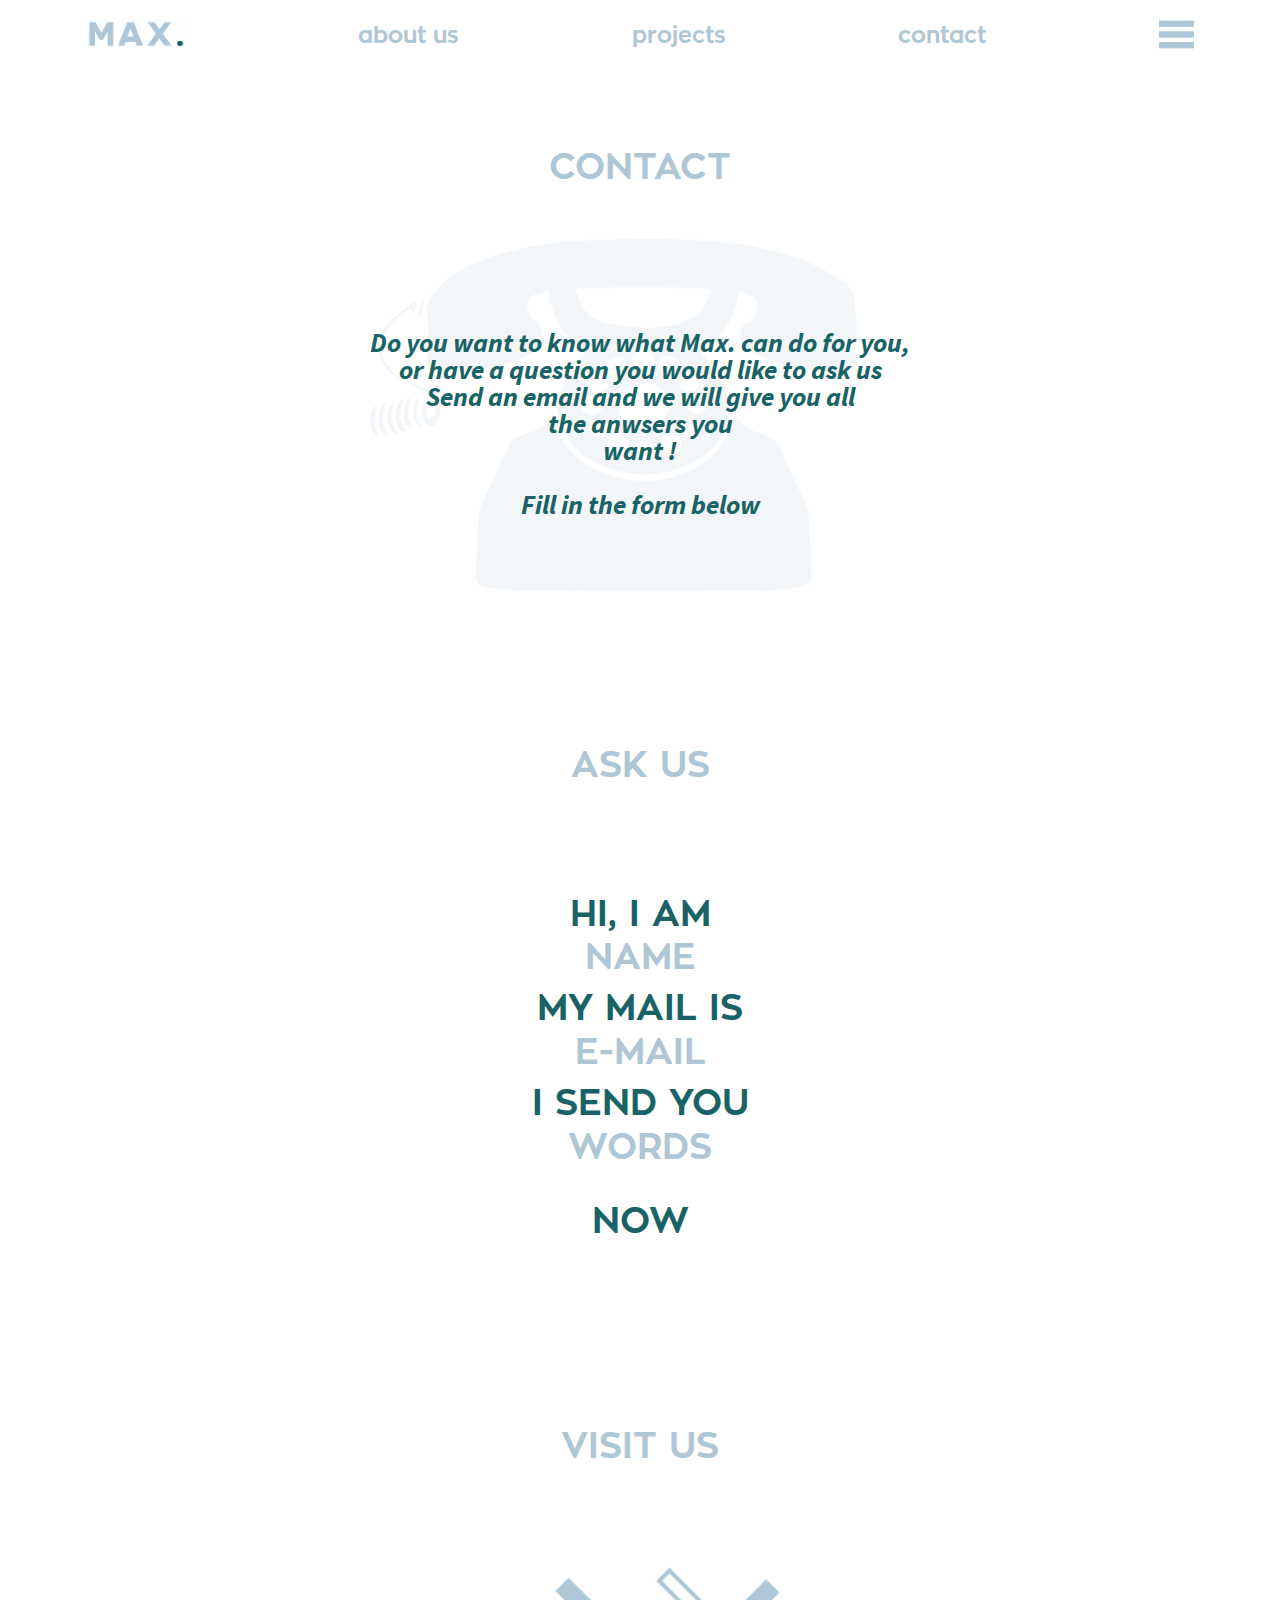
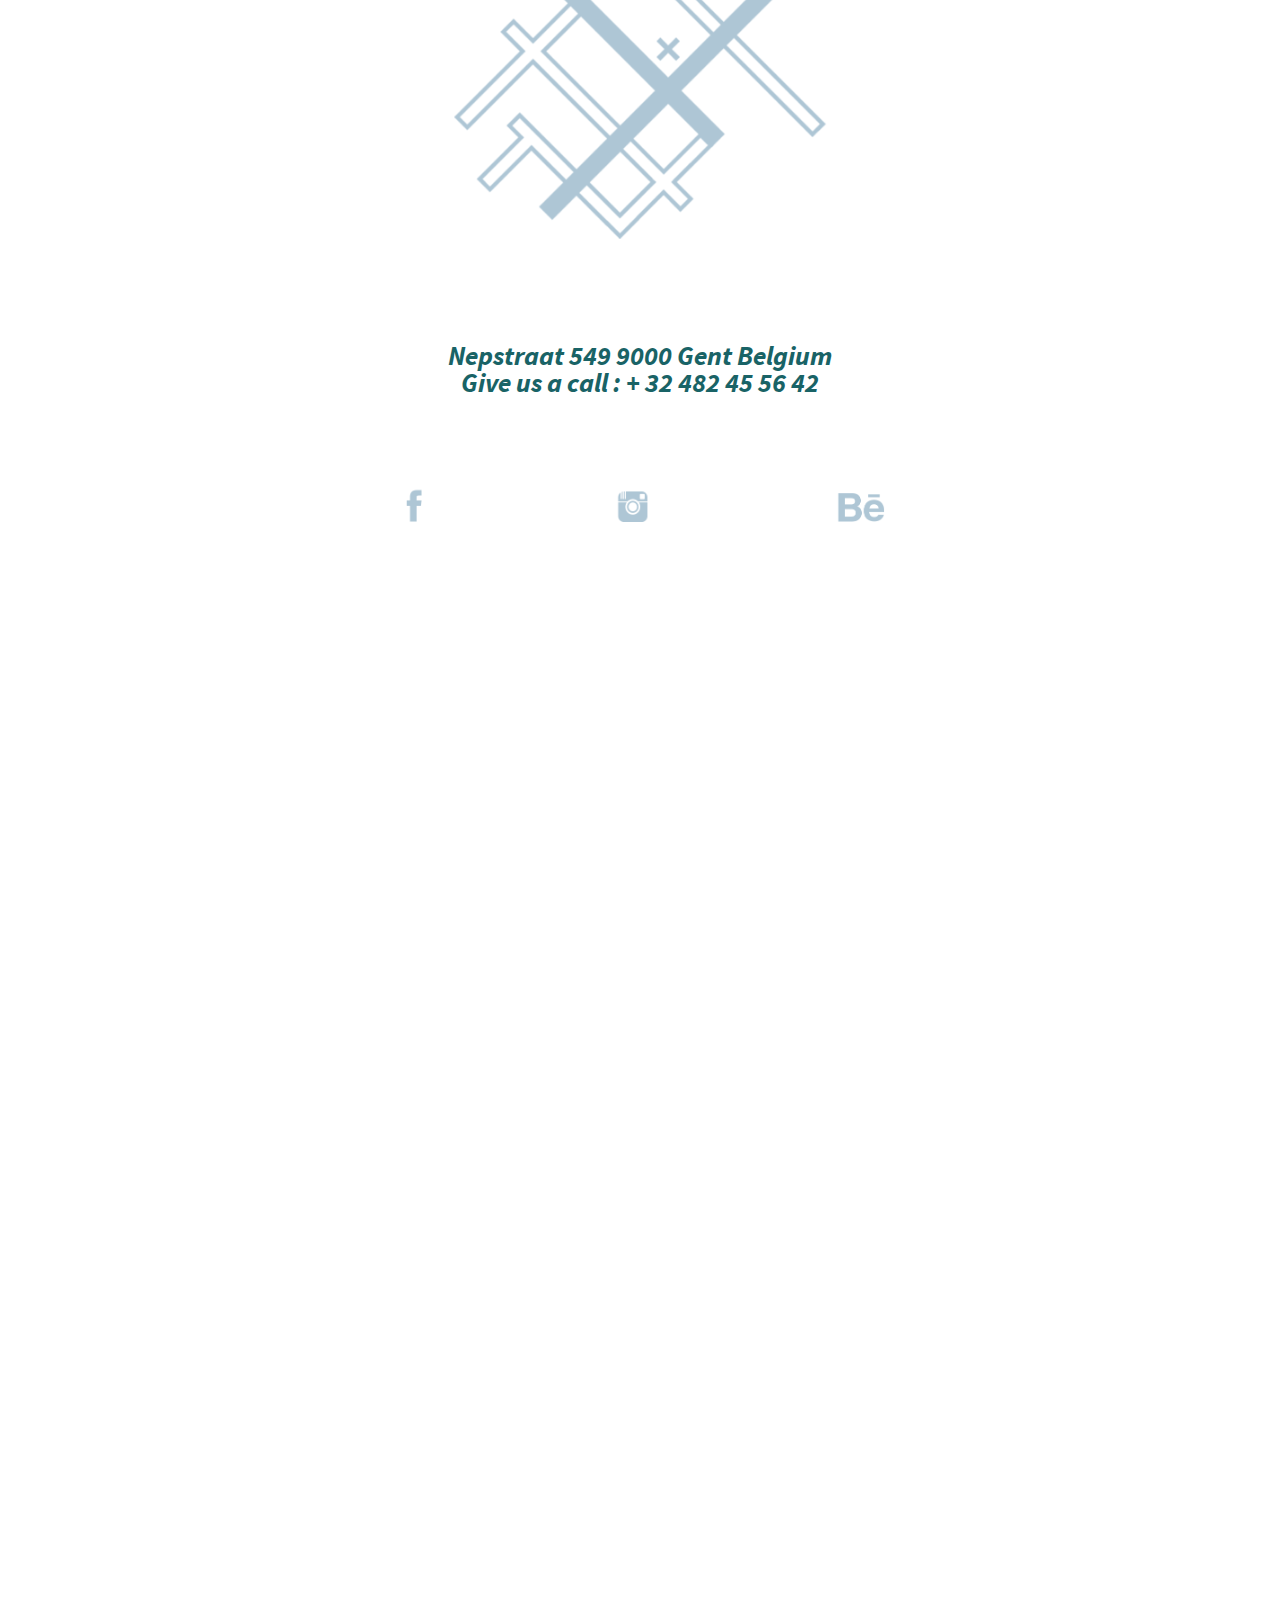
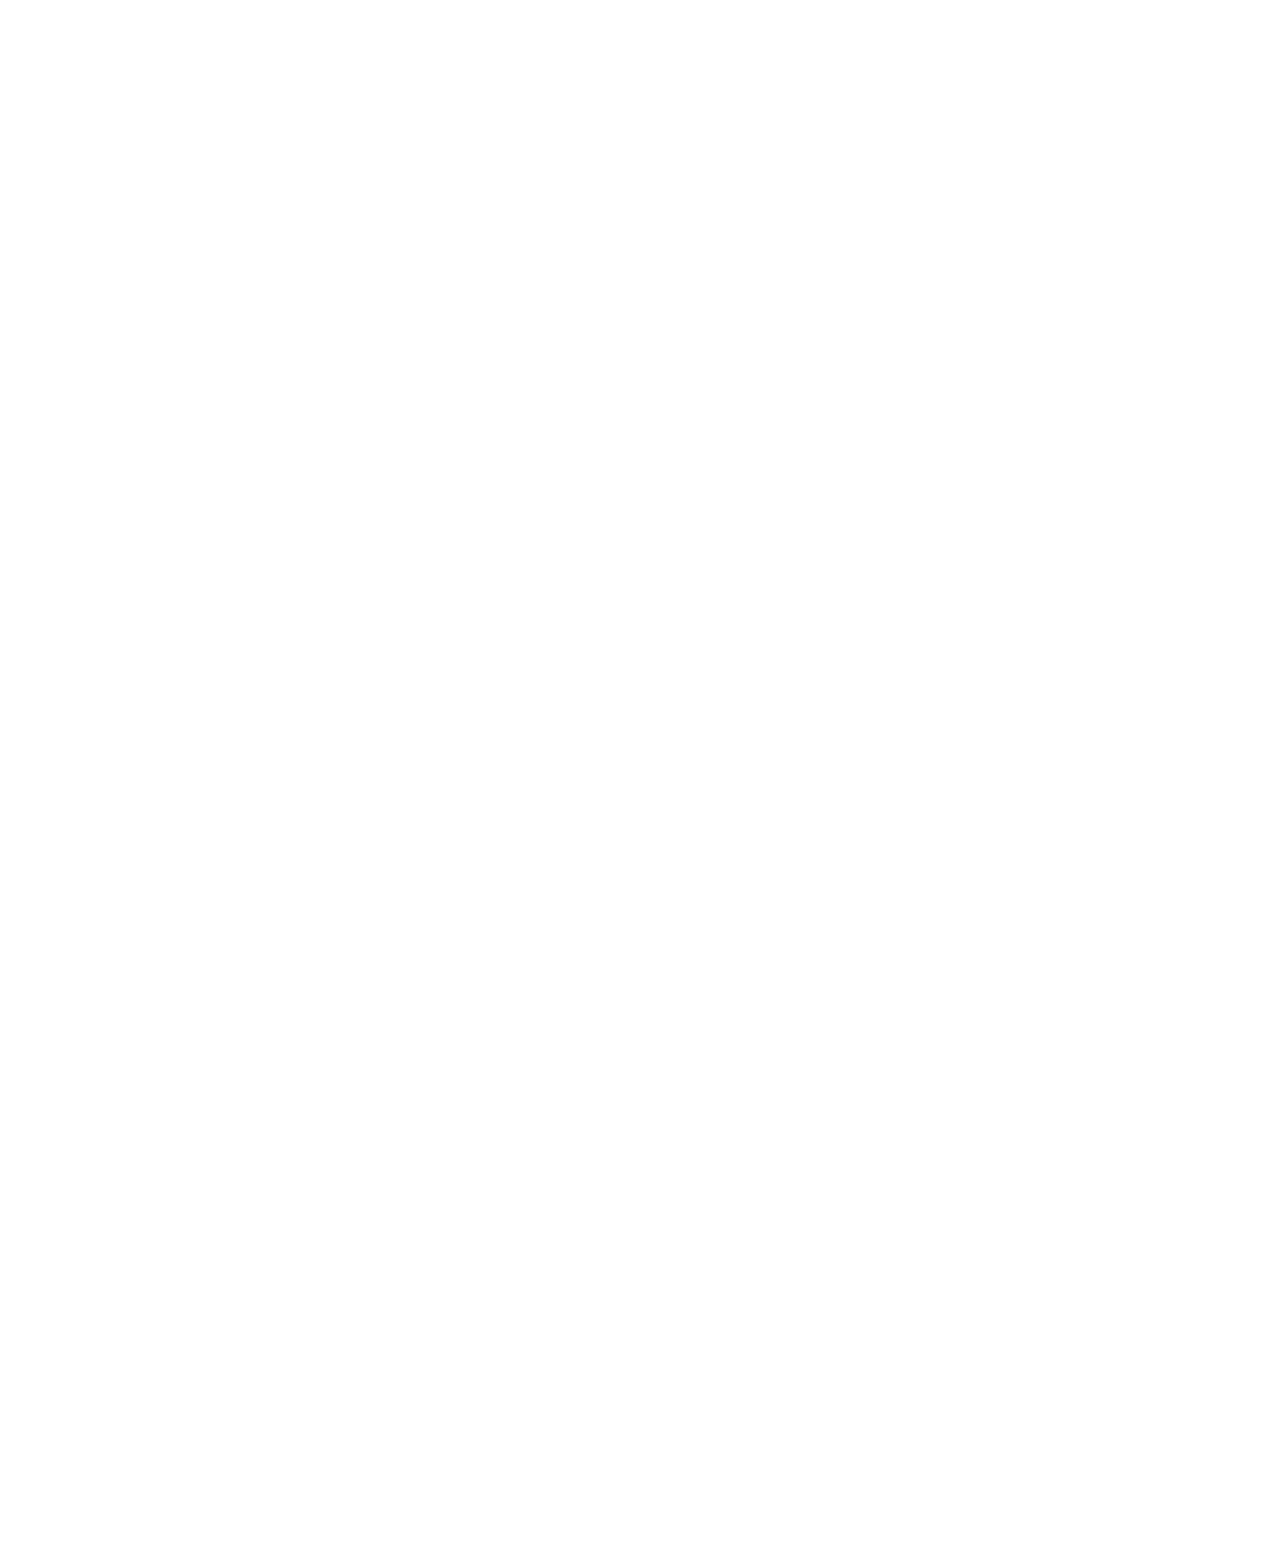
<file: pages/contact.html>
<!DOCTYPE html>
<html lang="en">
<head>
	<meta charset="UTF-8">
	<title>Document</title>
	<link rel="stylesheet" type="text/css" href="../css/reset.css"/>
	<link rel="stylesheet" type="text/css" href="../css/style.css"/>
</head>
<body>

	<head >
		<nav id="nav_top">
			<ul id="ul_top">
				<li ><a href="../index.html"><img src="../assets/nav_top/logo_small_max.png" height="65" width="222" alt="logo_max_small"></a></li>
				<li><a href="about.html">about us</a></li>
				<li><a href="projects.html">projects</a></li>
				<li><a href="contact.html">contact</a></li>
				<li><a href="contact.html"><img src="../assets/nav_top/fold.png" height="75" width="78" alt="menu"></a></li>		
			</ul>
		</nav>	
	</head>
	

	<main>
		
<section class="contact_us">
			<h1 class="content_title" id="contact_title">Contact</h1>
		
			
		<section class="contact">
			<article class="content_text" id="contact_article">
				Do you want to know what Max. can do for you,<br>
				or have a question you would like to ask us<br>
				Send an email and we will give you all <br>
				the  anwsers you <br>
				want !<br>
				<br>
				Fill in the form below
			</article>
		</section>

		
		

		

		<form class="contact_us">

		<h1 class="content_title" id="ask_title">Ask us</h1>
		<p class="content_title" id="title_aside">Hi, I am</p>
		<textarea data-validate="notempty" name="fromName" id="fromName" placeholder="NAME" style="overflow: hidden; word-wrap: break-word; height: 127px;"></textarea>
		<p class="content_title" id="title_aside">My mail is</p>
		<textarea data-validate="email" name="fromEmail" id="fromEmail" placeholder="E-MAIL" style="overflow: hidden; word-wrap: break-word; height: 127px;"></textarea>
		<p class="content_title" id="title_aside">i send you</p>
		<textarea class="contactMsg" name="content" placeholder="WORDS" style="overflow: hidden; word-wrap: break-word; height: 127px;"></textarea>


		<input class="btnSubmit" type="submit" value="NOW">
		
		</form>



		<section class="visit">

			<h1 class="content_title" id="visit_title">Visit us</h1>
			<img src="../assets/contact/map.png" height="720" width="845">

			<p class="content_text" >Nepstraat 549  9000 Gent Belgium</p>
			<p class="content_text">Give us a call : + 32 482 45 56 42</p>
		</section>


</section>
	</main>

	<footer>
		<nav id"nav-bottom">
			<ul id="ul_bottom">
				<li><a href="#"><img src="../assets/footer/social_facebook.png" height="100" width="80" alt="logo_facebook"></a></li>
				<li><a href="#"><img src="../assets/footer/social_ig.png" height="100" width="80" alt="logo_instagram"></a></li>
				<li><a href="#"><img src="../assets/footer/social_behance.png" height="100" width="109" alt="logo_behance"></a></li>
			</ul>
		</nav>
	</footer>
</body>
</html>
</file>
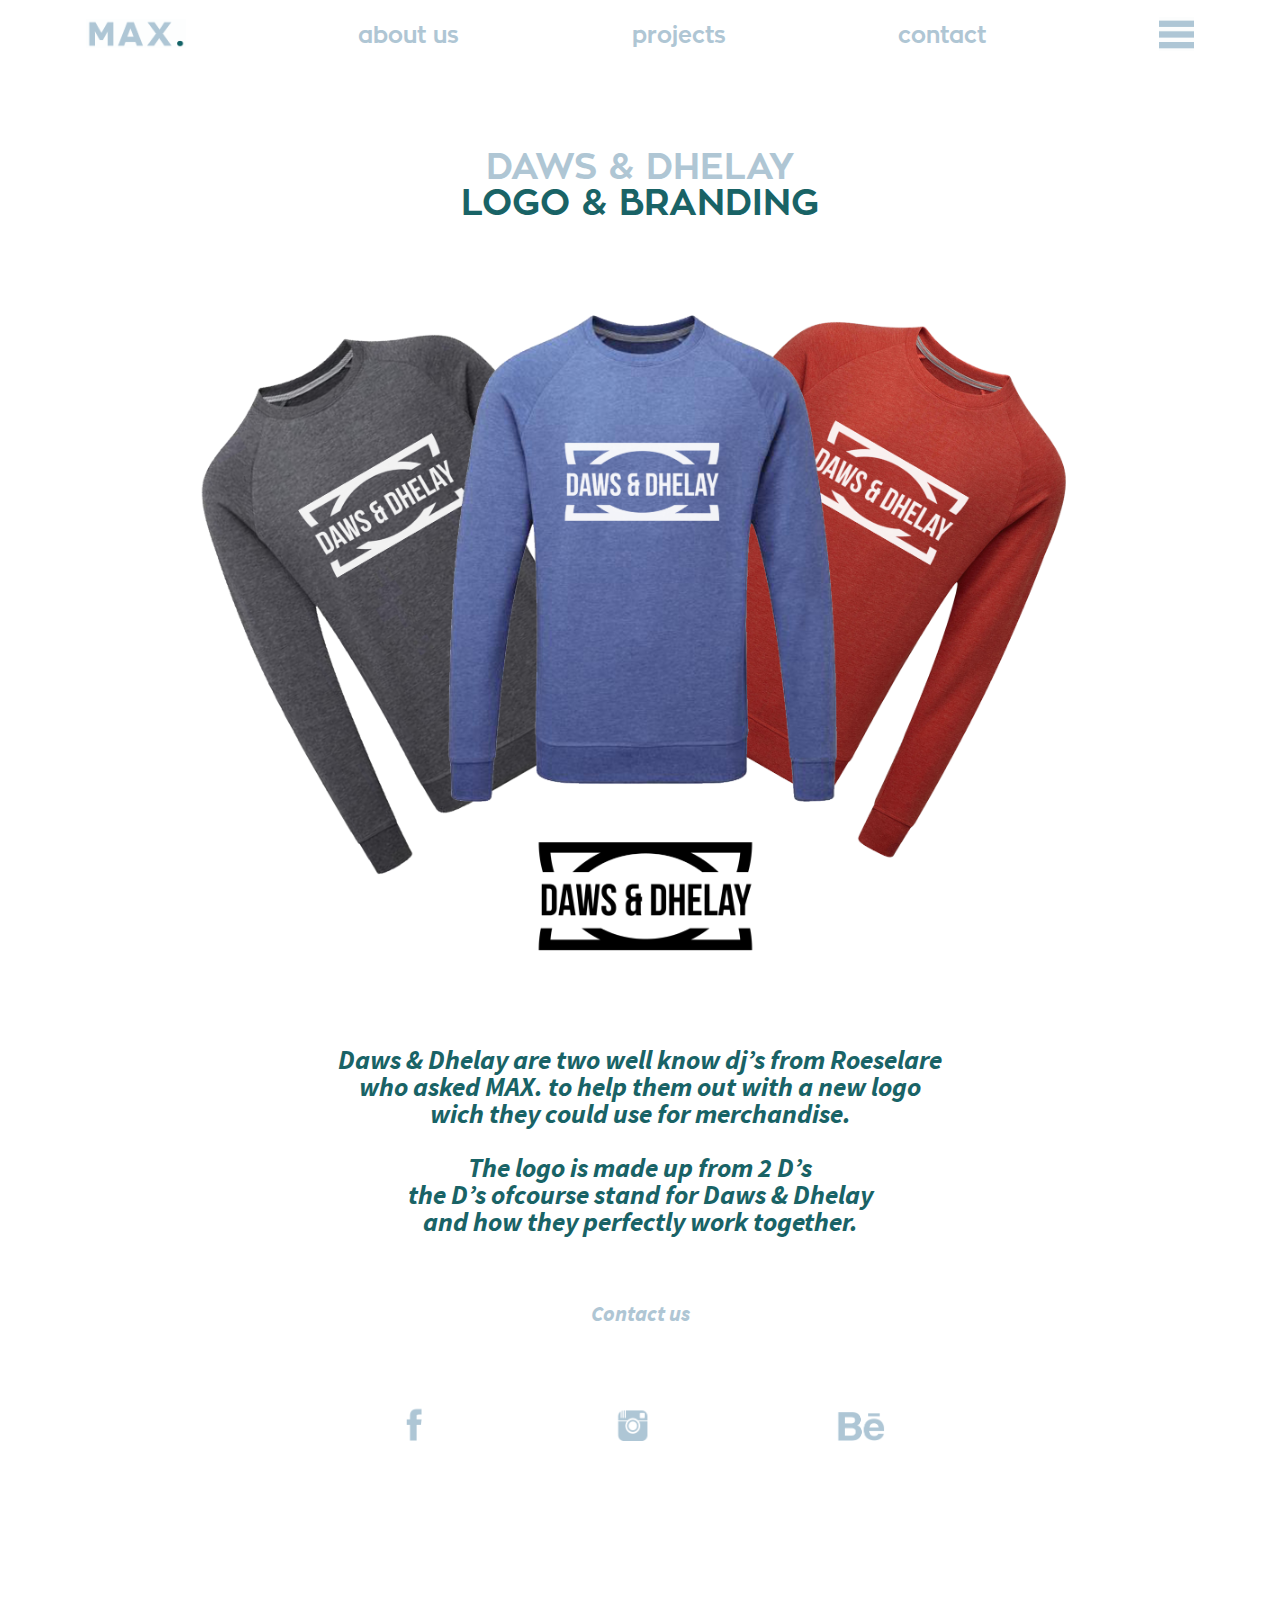
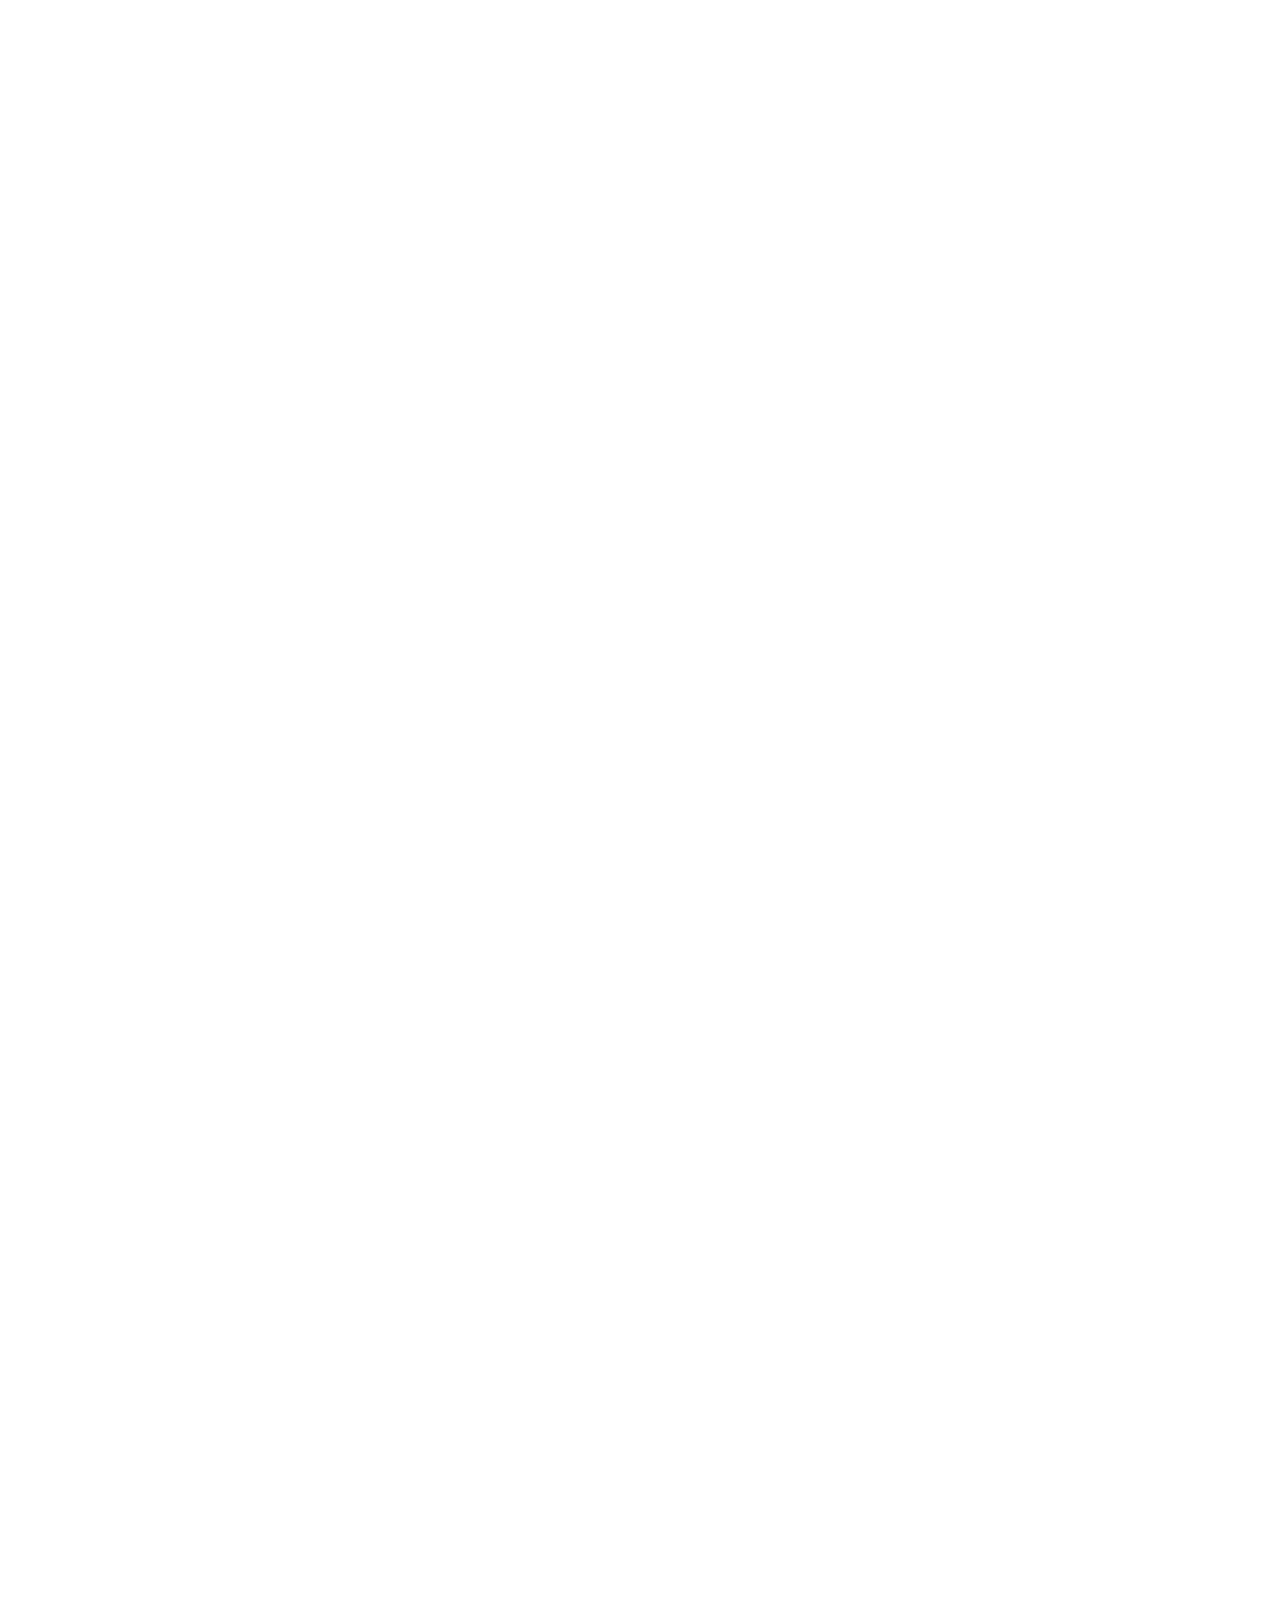
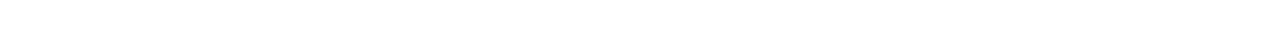
<file: pages/daws_dhelay.html>
<!DOCTYPE html>
<html lang="en">
<head>
	<meta charset="UTF-8">
	<title>Document</title>
	<link rel="stylesheet" type="text/css" href="../css/reset.css"/>
	<link rel="stylesheet" type="text/css" href="../css/style.css"/>
</head>
<body>

	<head >
		<nav id="nav_top">
			<ul id="ul_top">
				<li ><a href="../index.html"><img src="../assets/nav_top/logo_small_max.png" height="65" width="222" alt="logo_max_small"></a></li>
				
				<li><a href="about.html">about us</a></li>
				<li><a href="projects.html">projects</a></li>
				<li><a href="contact.html">contact</a></li>
				<li><a href="daws_dhelay.html"><img src="../assets/nav_top/fold.png" height="75" width="78" alt="menu"></a></li>		
			</ul>
		</nav>	
	</head>
	

	<main>
		<section class="project_det">

		<div class="titles_det">
			<h1 class="content_title" id="daws_dhelay_title">Daws &amp; Dhelay</h1>
			<aside class="content_title" id="title_aside">Logo &amp; Branding</aside>
		</div>

			<img src="../assets/projects/Daws&dhelay_products.png" height="1515" width="2880" alt="daws_dhelay_products">

			<article class="content_text" id="project_det_article">
				Daws & Dhelay are two well know dj’s from Roeselare<br>
				who asked MAX. to help them out with a new logo<br>
				wich they could use for merchandise.<br>
				<br>
				The logo is made up from 2 D’s <br>
				the D’s ofcourse stand for Daws & Dhelay<br>
				and how they perfectly work together.<br>
			</article>
			<aside id="contact"><a href="contact.html">Contact us</a></aside>
		</section>
		
	</main>

	<footer>
		<nav id"nav-bottom">
			<ul id="ul_bottom">
				<li><a href="#"><img src="../assets/footer/social_facebook.png" height="100" width="80" alt="logo_facebook"></a></li>
				<li><a href="#"><img src="../assets/footer/social_ig.png" height="100" width="80" alt="logo_instagram"></a></li>
				<li><a href="#"><img src="../assets/footer/social_behance.png" height="100" width="109" alt="logo_behance"></a></li>
			</ul>
		</nav>
	</footer>
</body>
</html>
</file>
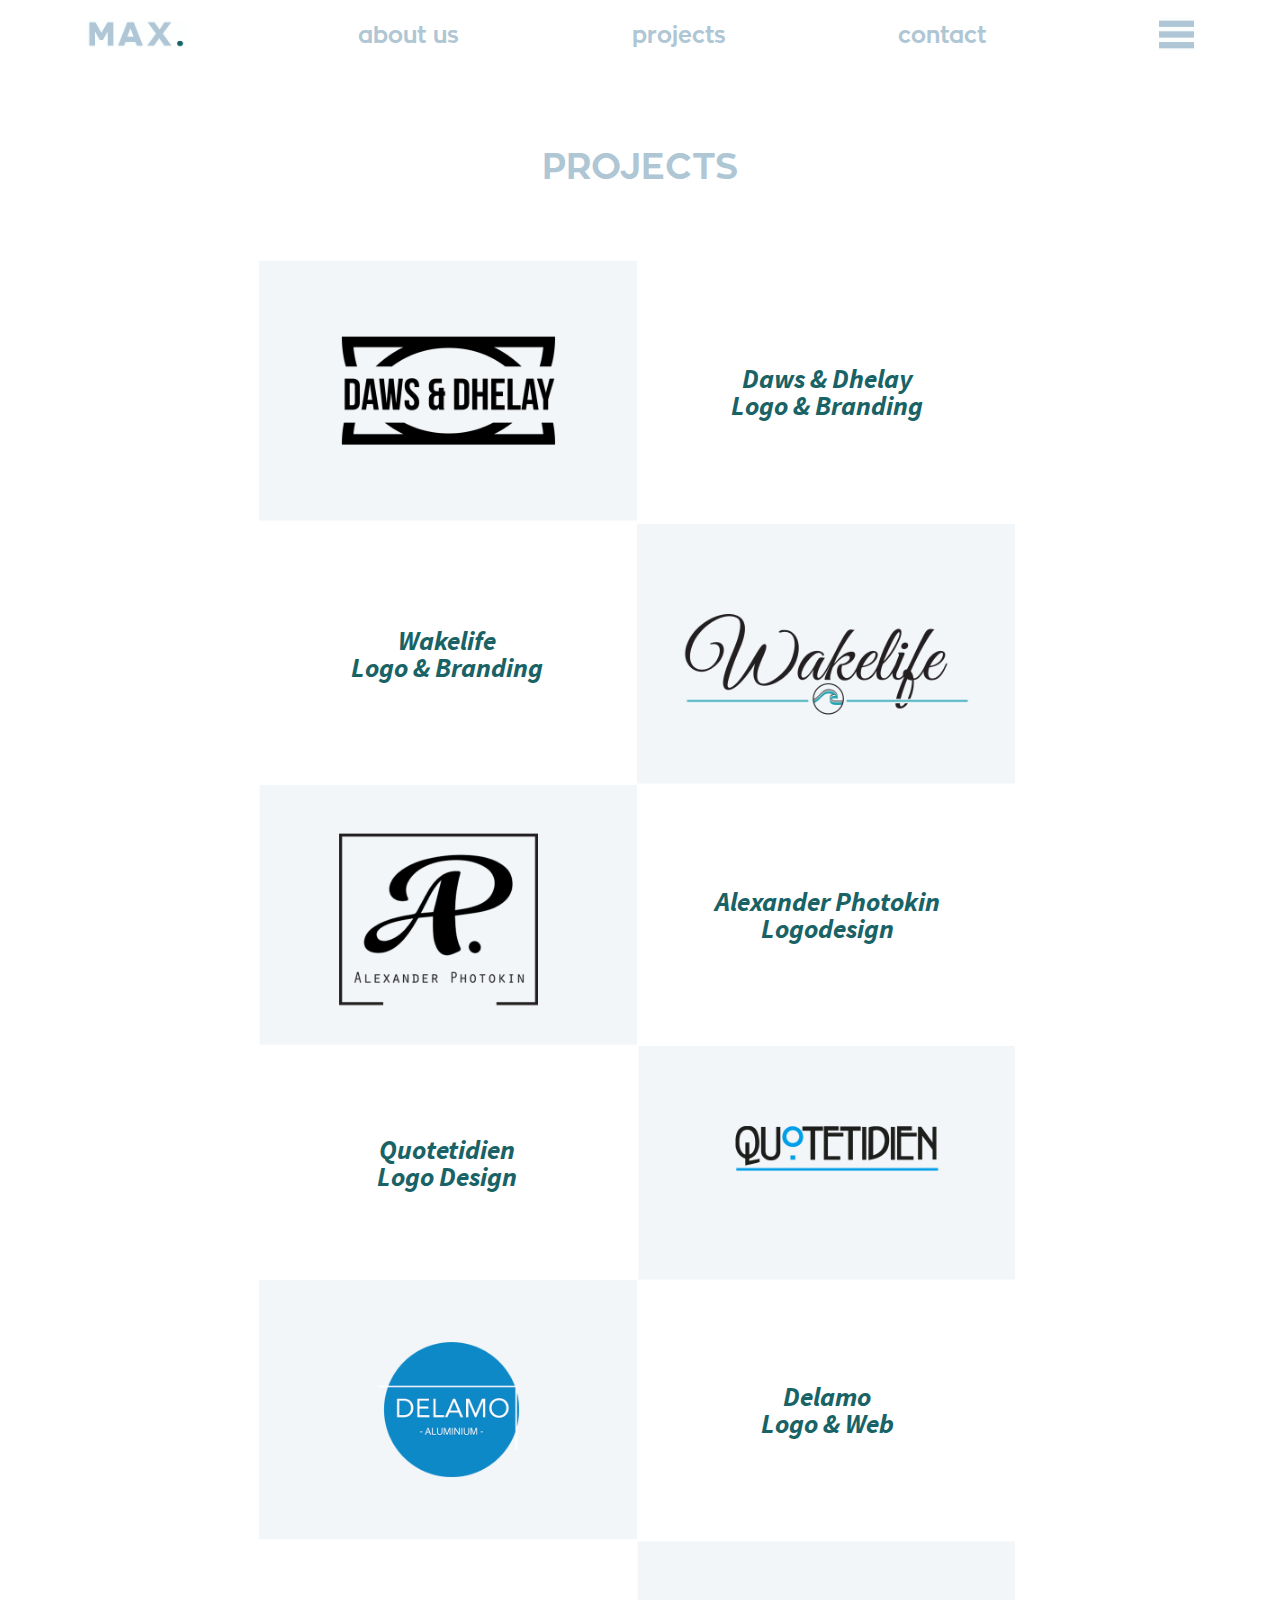
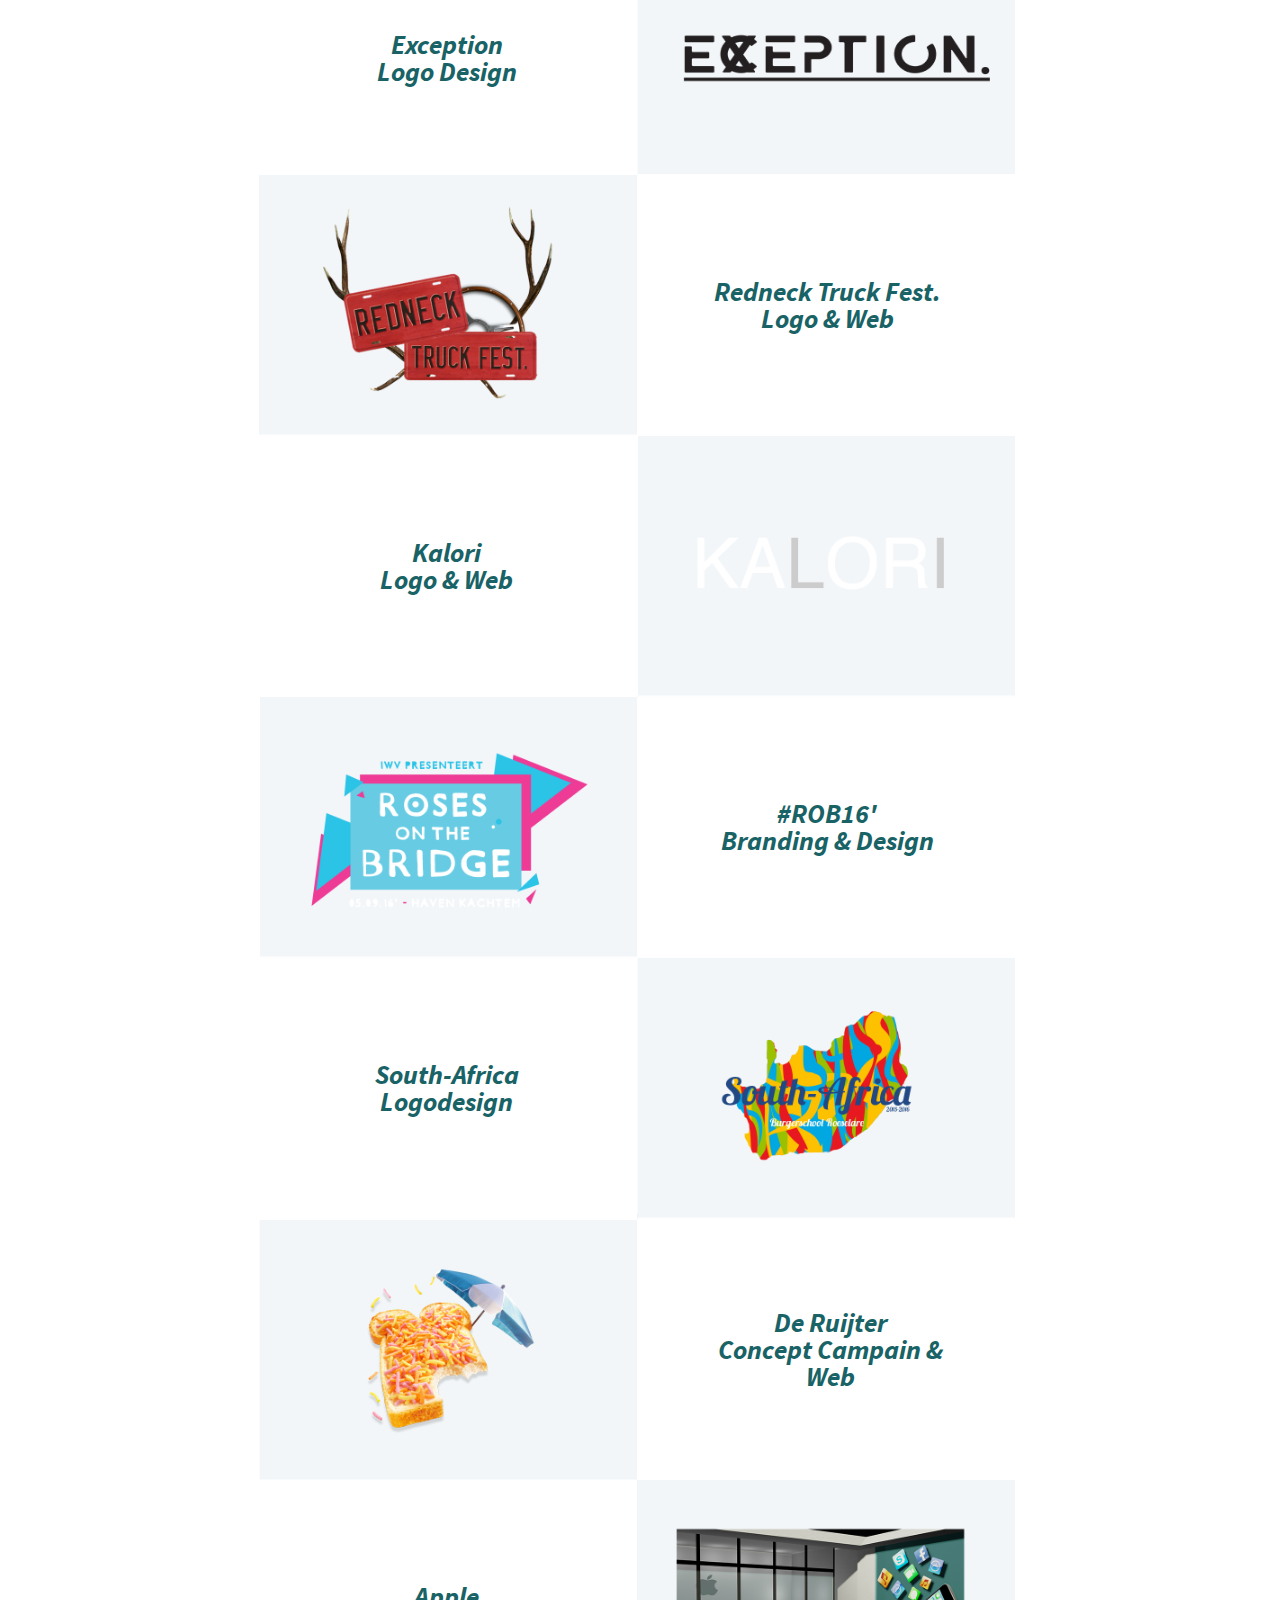
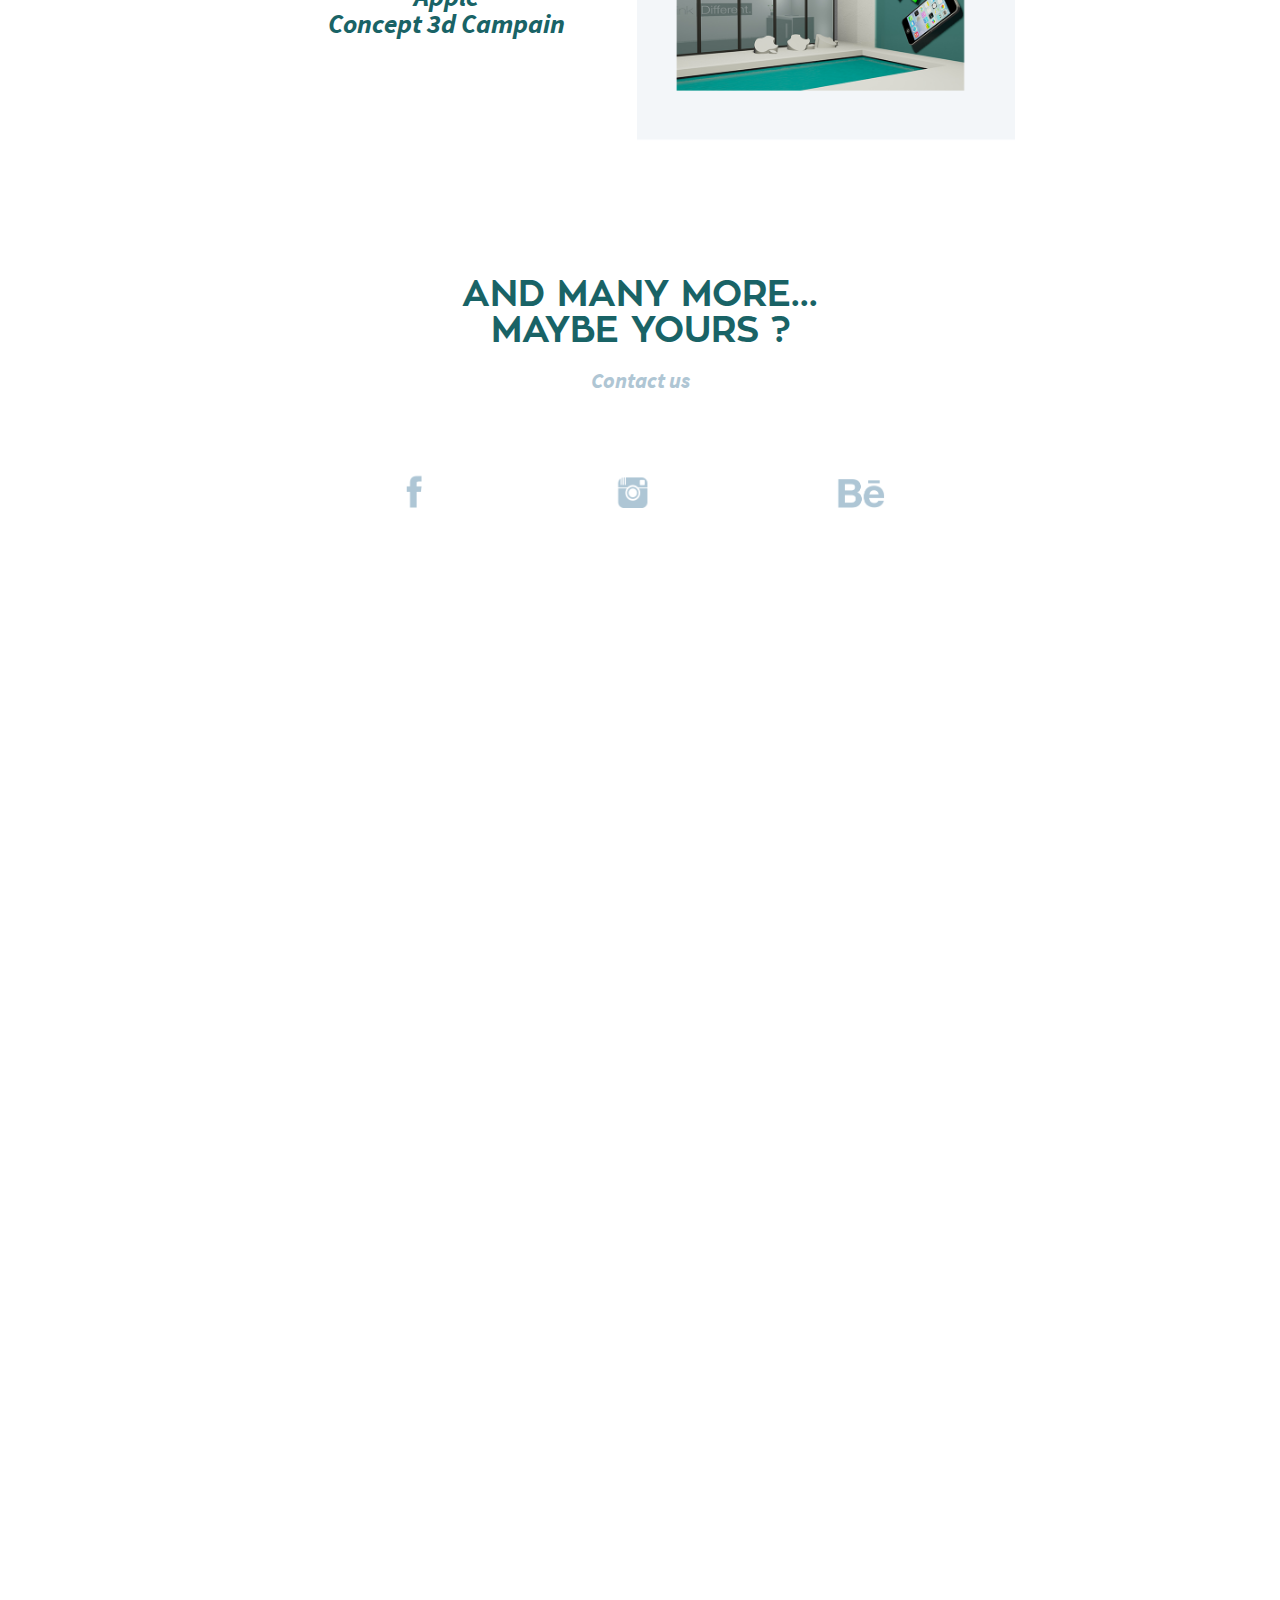
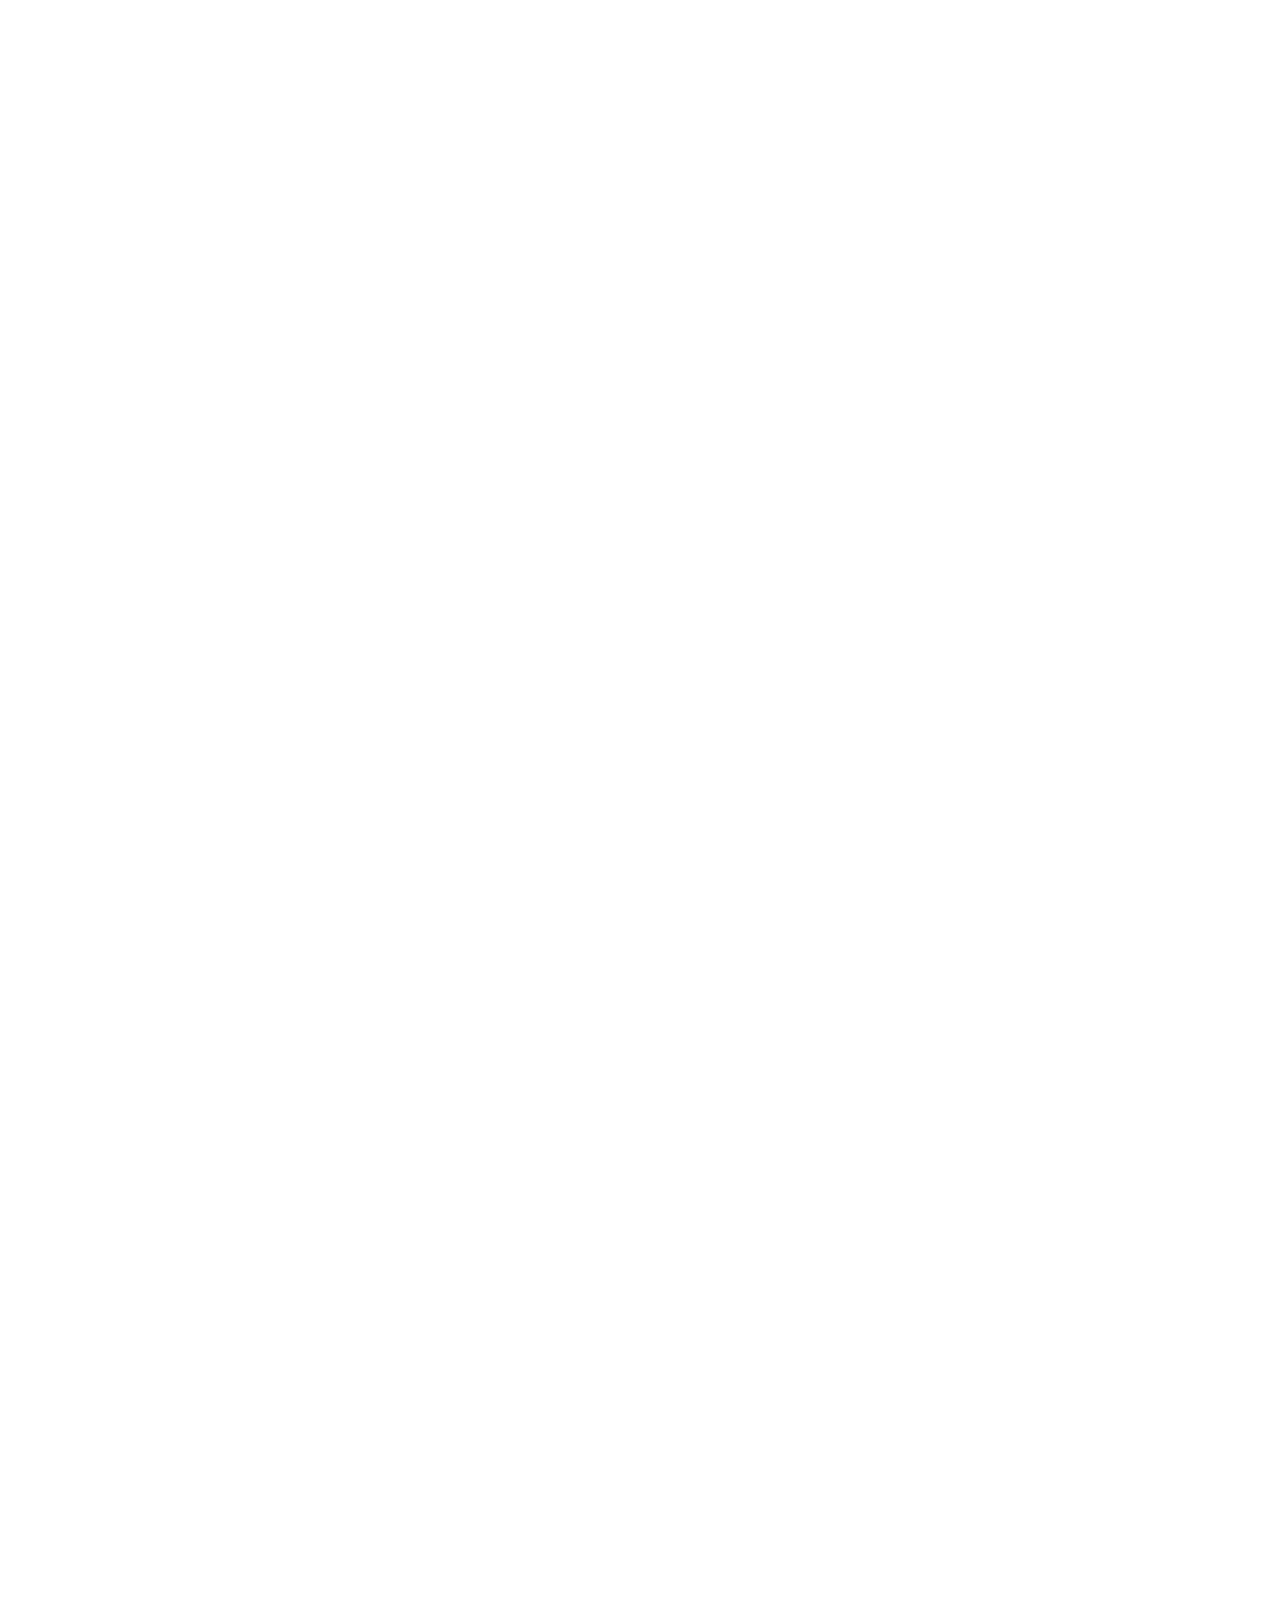
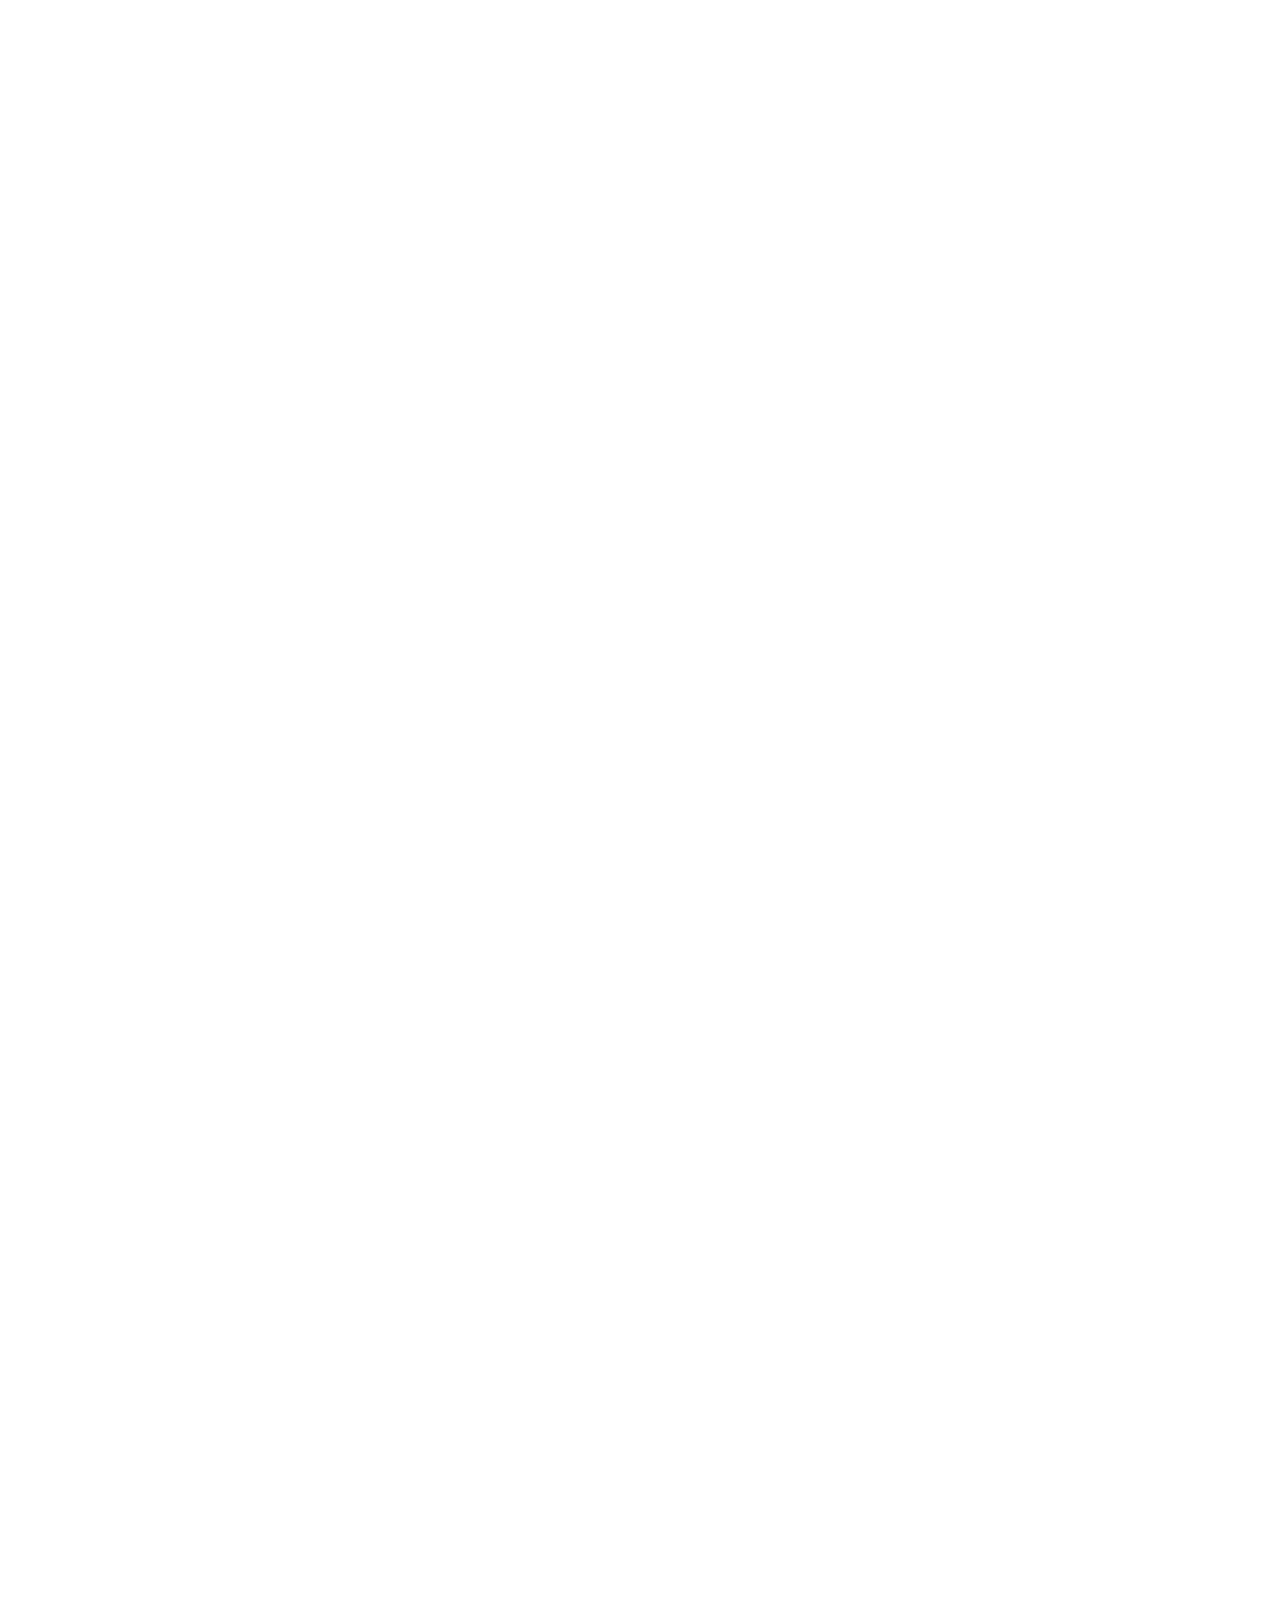
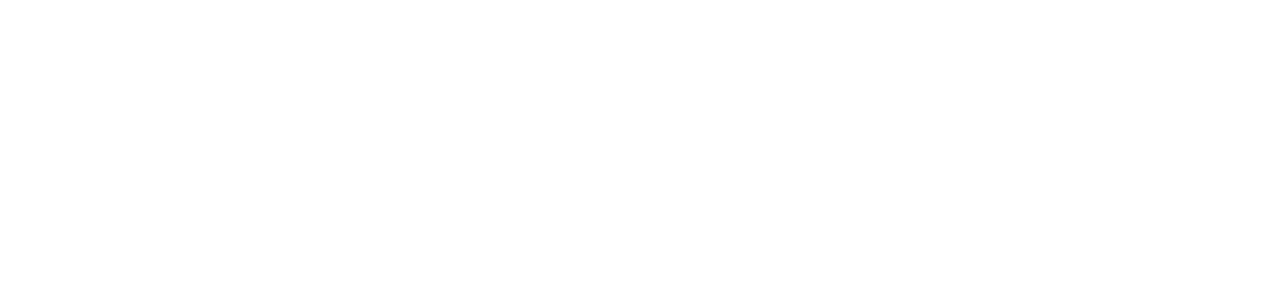
<file: pages/projects.html>
<!DOCTYPE html>
<html lang="en">
<head>
	<meta charset="UTF-8">
	<title>Document</title>
	<link rel="stylesheet" type="text/css" href="../css/reset.css"/>
	<link rel="stylesheet" type="text/css" href="../css/style.css"/>
</head>
<body>

	<head >
		<nav id="nav_top">
			<ul id="ul_top">
				<li ><a href="../index.html"><img src="../assets/nav_top/logo_small_max.png" height="65" width="222" alt="logo_max_small"></a></li>
				<li><a href="about.html">about us</a></li>
				<li><a href="projects.html">projects</a></li>
				<li><a href="contact.html">contact</a></li>
				<li><a href="projects.html"><img src="../assets/nav_top/fold.png" height="75" width="78" alt="menu"></a></li>		
			</ul>
		</nav>	
	</head>
	

	<main>
		<section class="projects">
			<h1 class="content_title" id="projects_title">projects</h1>

			<ul>
				<li class="project_left">
					<a href="daws_dhelay.html"><img src="../assets/projects/Daws&dhelay.png" height="580" width="840" alt="project_daws_dhelay"></a>
					<aside class="content_text" >Daws &amp; Dhelay<br>
					Logo &amp; Branding<br>
					</aside>
				</li>

				<li class="project_right">
					<aside class="content_text">Wakelife<br>
					Logo &amp; Branding<br>
					</aside>
					<img src="../assets/projects/Wakelife.png" height="580" width="840" alt="project_wakelife">	
				</li>
				
				<li class="project_left">
					<img src="../assets/projects/Aphotokin.png" height="580" width="840" alt="project_aphotokin">
					<aside class="content_text">Alexander Photokin<br>
					Logodesign<br>
					</aside>
				</li>

				<li class="project_right">
					<aside class="content_text">Quotetidien<br>
					Logo Design<br>
					</aside>
					<img src="../assets/projects/Quotetidien-20.png" height="520" width="840" alt="project_quotetidien">	
				</li>

				<li class="project_left">
					<img src="../assets/projects/Delamo.png" height="580" width="840" alt="project_delamo">
					<aside class="content_text">Delamo<br>
					Logo &amp; Web<br>
					</aside>
				</li>

				<li class="project_right">
					<aside class="content_text">Exception<br>
					Logo Design<br>
					</aside>
					<img src="../assets/projects/Exception.png" height="520" width="840" alt="project_exception">	
				</li>

				<li class="project_left">
					<img src="../assets/projects/Redneck.png" height="580" width="840" alt="project_redneck">
					<aside class="content_text">Redneck Truck Fest.<br>
					Logo &amp; Web<br>
					</aside>
				</li>

				<li class="project_right">
					<aside class="content_text">Kalori<br>
					Logo &amp; Web<br>
					</aside>
					<img src="../assets/projects/Kalori.png" height="580" width="840" alt="project_kalori">	
				</li>

				<li class="project_left">
					<img src="../assets/projects/Rob16.png" height="580" width="840" alt="project_rob16">
					<aside class="content_text">#ROB16'<br>
					Branding &amp; Design<br>
					</aside>
				</li>
				

				<li class="project_right">
					<aside class="content_text">South-Africa<br>
					Logodesign<br>
					</aside>
					<img src="../assets/projects/Africa.png" height="580" width="840" alt="project_africa">	
				</li>

				<li class="project_left">
					<img src="../assets/projects/Deruijter.png" height="580" width="840" alt="project_deruijter">
					<aside class="content_text">De Ruijter<br>
					Concept Campain &amp; Web<br>
					</aside>
				</li>
				

				<li class="project_right">
					<aside class="content_text">Apple<br>
					Concept 3d Campain<br>
					</aside>
					<img src="../assets/projects/Apple.png" height="580" width="840" alt="project_apple">	
				</li>

			</ul>
			<aside class="content_title" id="aside_projects">
				And many more...<br>
				Maybe yours ? 
			</aside>

			<aside id="contact"><a href="contact.html">Contact us</a></aside>
		</section>
		
	</main>

	<footer>
		<nav id"nav-bottom">
			<ul id="ul_bottom">
				<li><a href="#"><img src="../assets/footer/social_facebook.png" height="100" width="80" alt="logo_facebook"></a></li>
				<li><a href="#"><img src="../assets/footer/social_ig.png" height="100" width="80" alt="logo_instagram"></a></li>
				<li><a href="#"><img src="../assets/footer/social_behance.png" height="100" width="109" alt="logo_behance"></a></li>
			</ul>
		</nav>
	</footer>
</body>
</html>
</file>
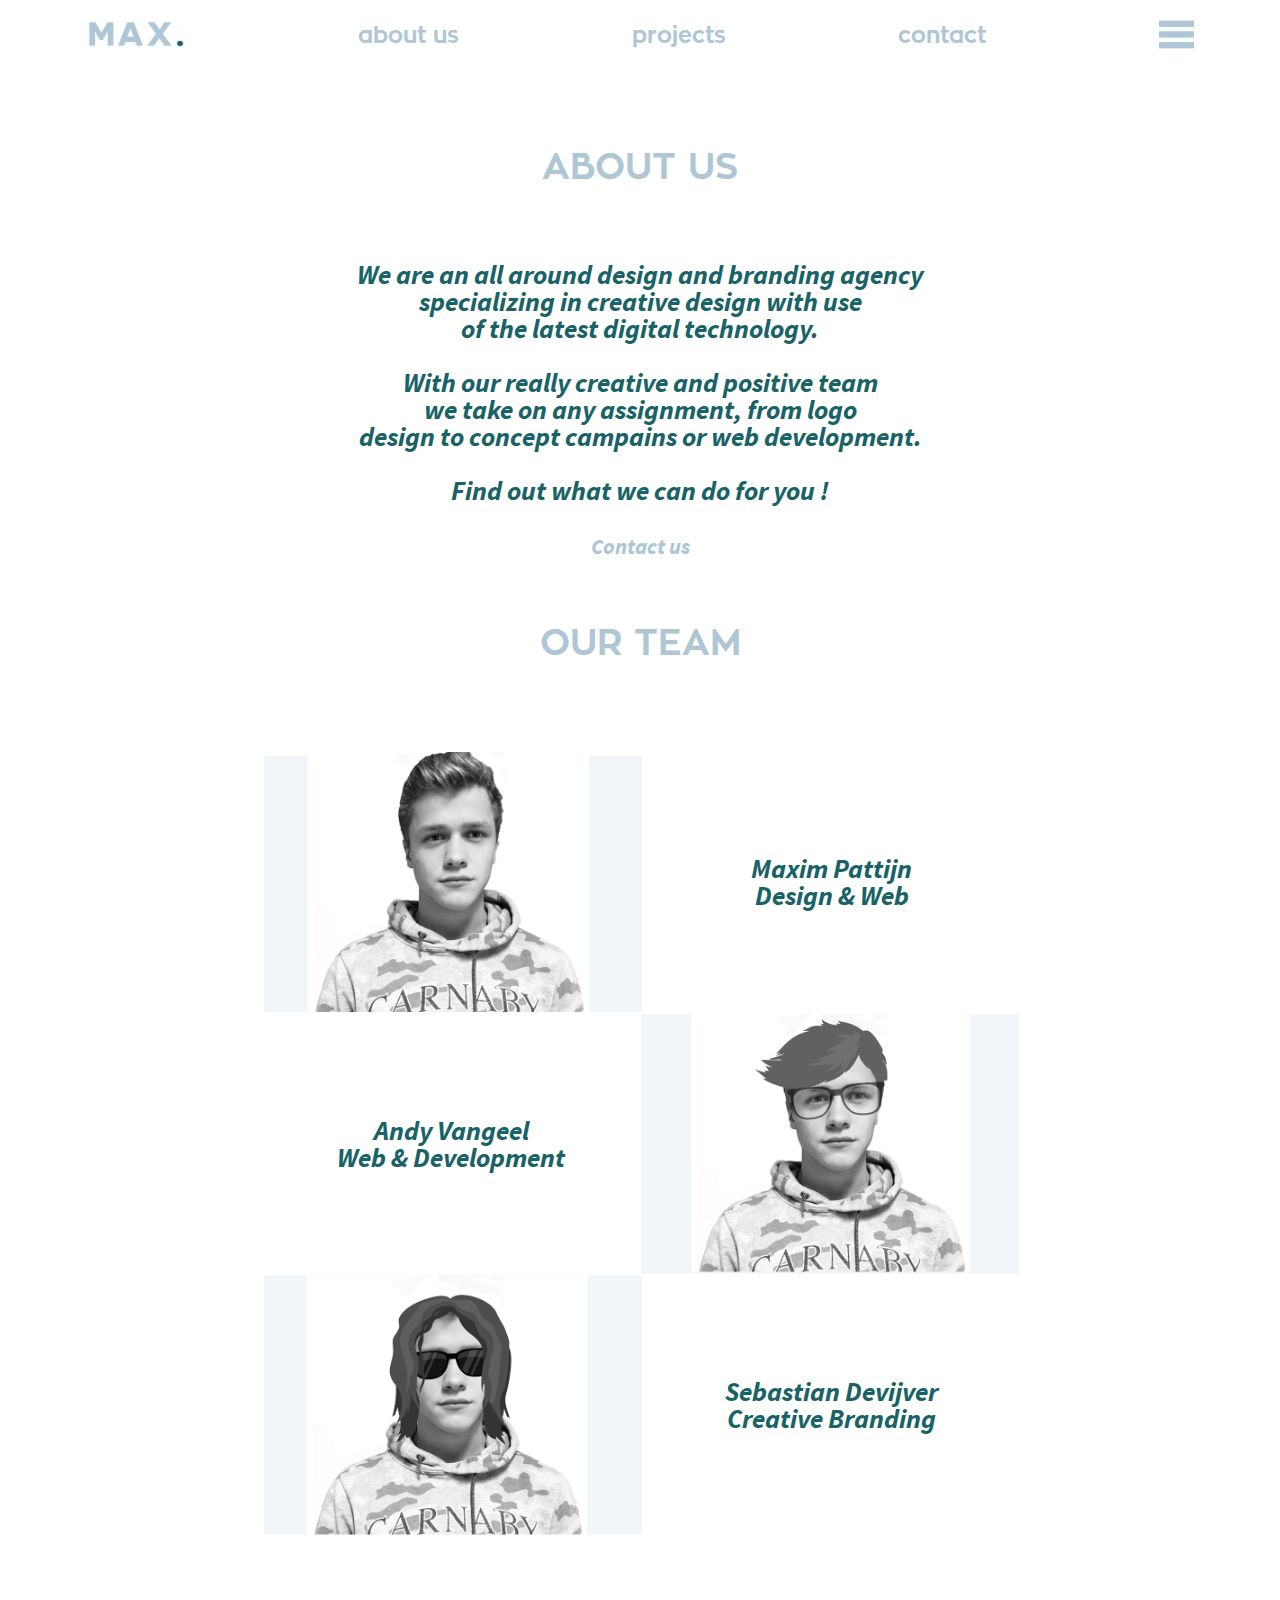
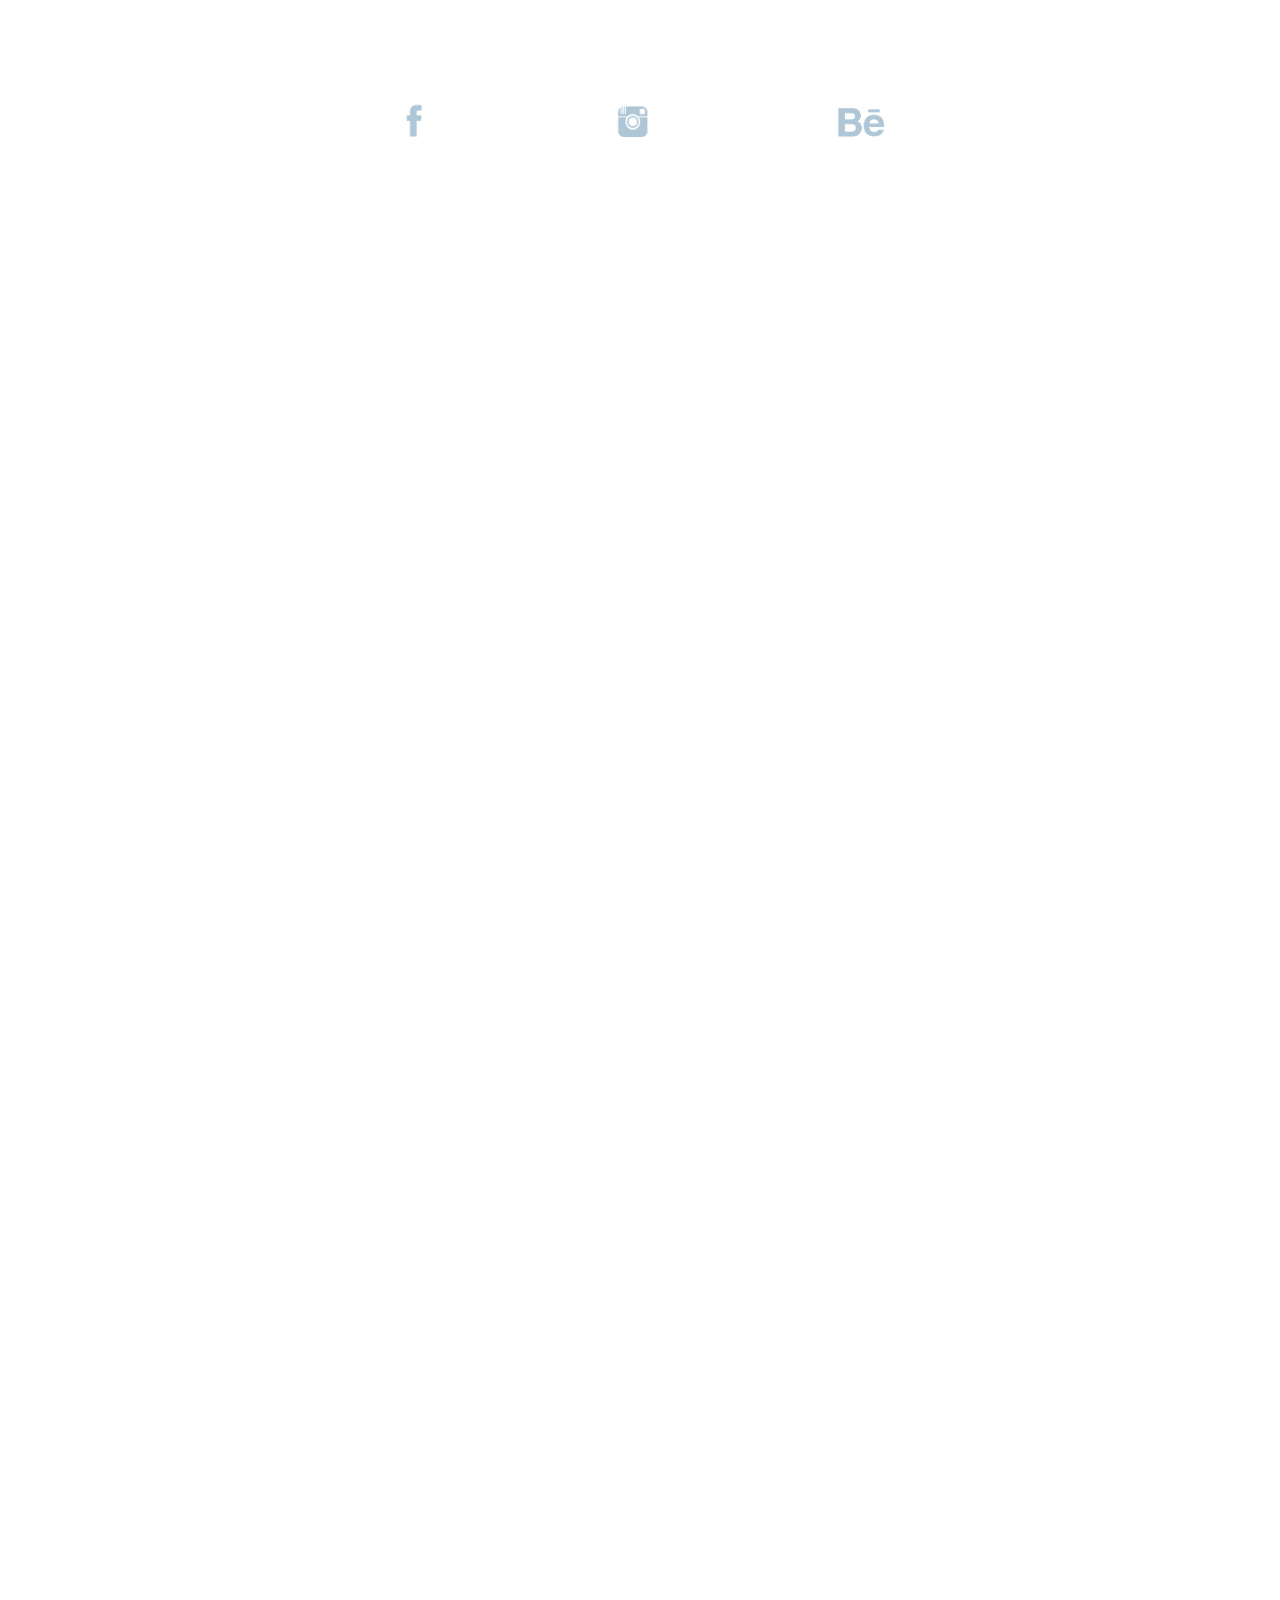
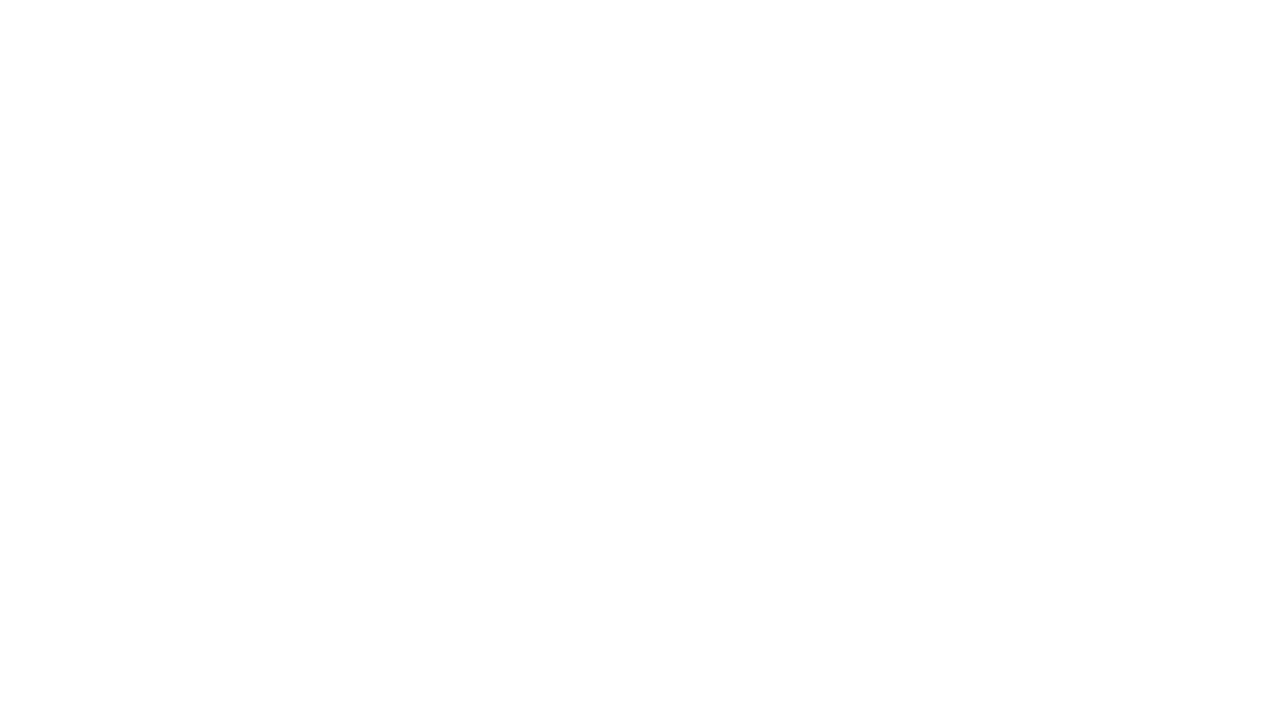
<file: 1617.webd2/pages/about.html>
<!DOCTYPE html>
<html lang="en">
<head>
	<meta charset="UTF-8" author="maxim pattijn">
	<title>MAX. Design About</title>
	<link rel="stylesheet" type="text/css" href="../css/reset.css"/>
	<link rel="stylesheet" type="text/css" href="../css/style.css"/>
		<link rel="apple-touch-icon" sizes="180x180" href="../assets/favicons/apple-touch-icon.png">
<link rel="icon" type="image/png" sizes="32x32" href="../assets/favicons//favicon-32x32.png">
<link rel="icon" type="image/png" sizes="16x16" href="../assets/favicons/favicon-16x16.png">
<link rel="manifest" href="../assets/favicons/manifest.json">
<link rel="mask-icon" href="../assets/favicons/safari-pinned-tab.svg" color="#5bbad5">
<meta name="theme-color" content="#ffffff">
</head>
<body>

	<header>
		<nav id="nav_top">
			<ul id="ul_top">
				<li ><a href="../index.html"><img src="../assets/nav_top/logo_small_max.png" height="65" width="222" alt="logo_max_small"></a></li>
				<li><a href="about.html">about us</a></li>
				<li><a href="projects.html">projects</a></li>
				<li><a href="contact.html">contact</a></li>
				<li><a href="about.html"><img src="../assets/nav_top/fold.png" height="75" width="78" alt="menu"></a></li>		
			</ul>
		</nav>	
	</header>
	

	<main>
		<section class="projects" id="about_body">
			<h1 class="content_title" id="projects_title">About us</h1>

			<article class="content_text" id="about_article">
				We are an all around design and branding agency <br>
				specializing in creative design with use <br>
				of the latest digital technology.<br>
				<br>
				With our really creative and positive team<br>
				we take on any assignment, from logo<br>
				design to concept campains or web development. <br>
				<br>
				Find out what we can do for you ! <br>
			</article>

			<aside id="contact"><a href="contact.html">Contact us</a></aside>

			<h1 class="content_title" >Our team</h1>

			<ul id="ul_about">
				<li class="project_left">
					<a href="https://www.behance.net/MaximPattijn"><img src="../assets/about/persoon_1.png" height="580" width="840" alt="persoon_1"></a>
					<aside class="content_text" >Maxim Pattijn<br>
					Design &amp; Web<br>
					</aside>
				</li>

				<li class="project_right">
					<aside class="content_text">Andy Vangeel<br>
					Web &amp; Development<br>
					</aside>
					<img src="../assets/about/persoon2.png" height="580" width="840" alt="persoon_2">	
				</li>
				
				<li class="project_left">
					<img src="../assets/about/persoon3.png" height="580" width="840" alt="persoon_3">
					<aside class="content_text">Sebastian Devijver<br>
					Creative Branding<br>
					</aside>
				</li>
			</ul>
		</section>
		
	</main>

	<footer>
		<nav id="nav-bottom">
			<ul id="ul_bottom">
				<li><a href="#"><img src="../assets/footer/social_facebook.png" height="100" width="80" alt="logo_facebook"></a></li>
				<li><a href="#"><img src="../assets/footer/social_ig.png" height="100" width="80" alt="logo_instagram"></a></li>
				<li><a href="#"><img src="../assets/footer/social_behance.png" height="100" width="109" alt="logo_behance"></a></li>
			</ul>
		</nav>
	</footer>
</body>
</html>
</file>
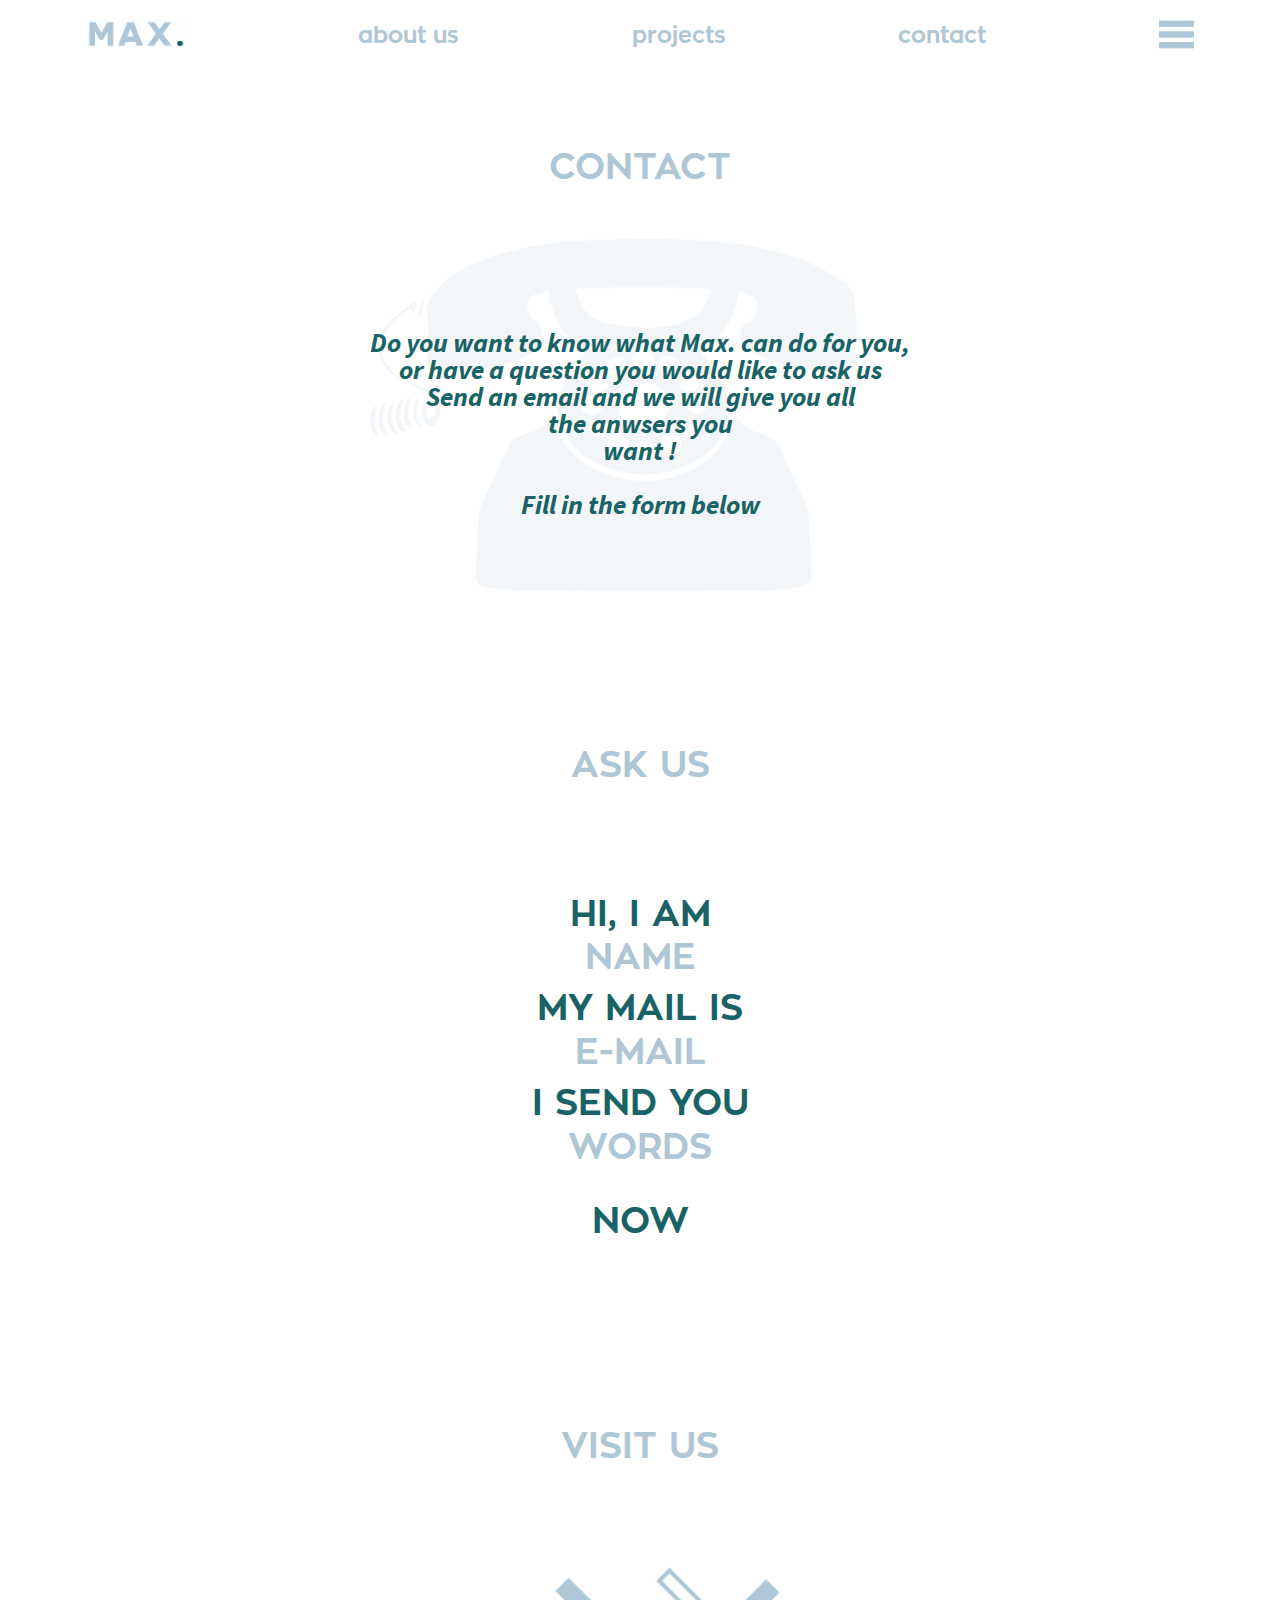
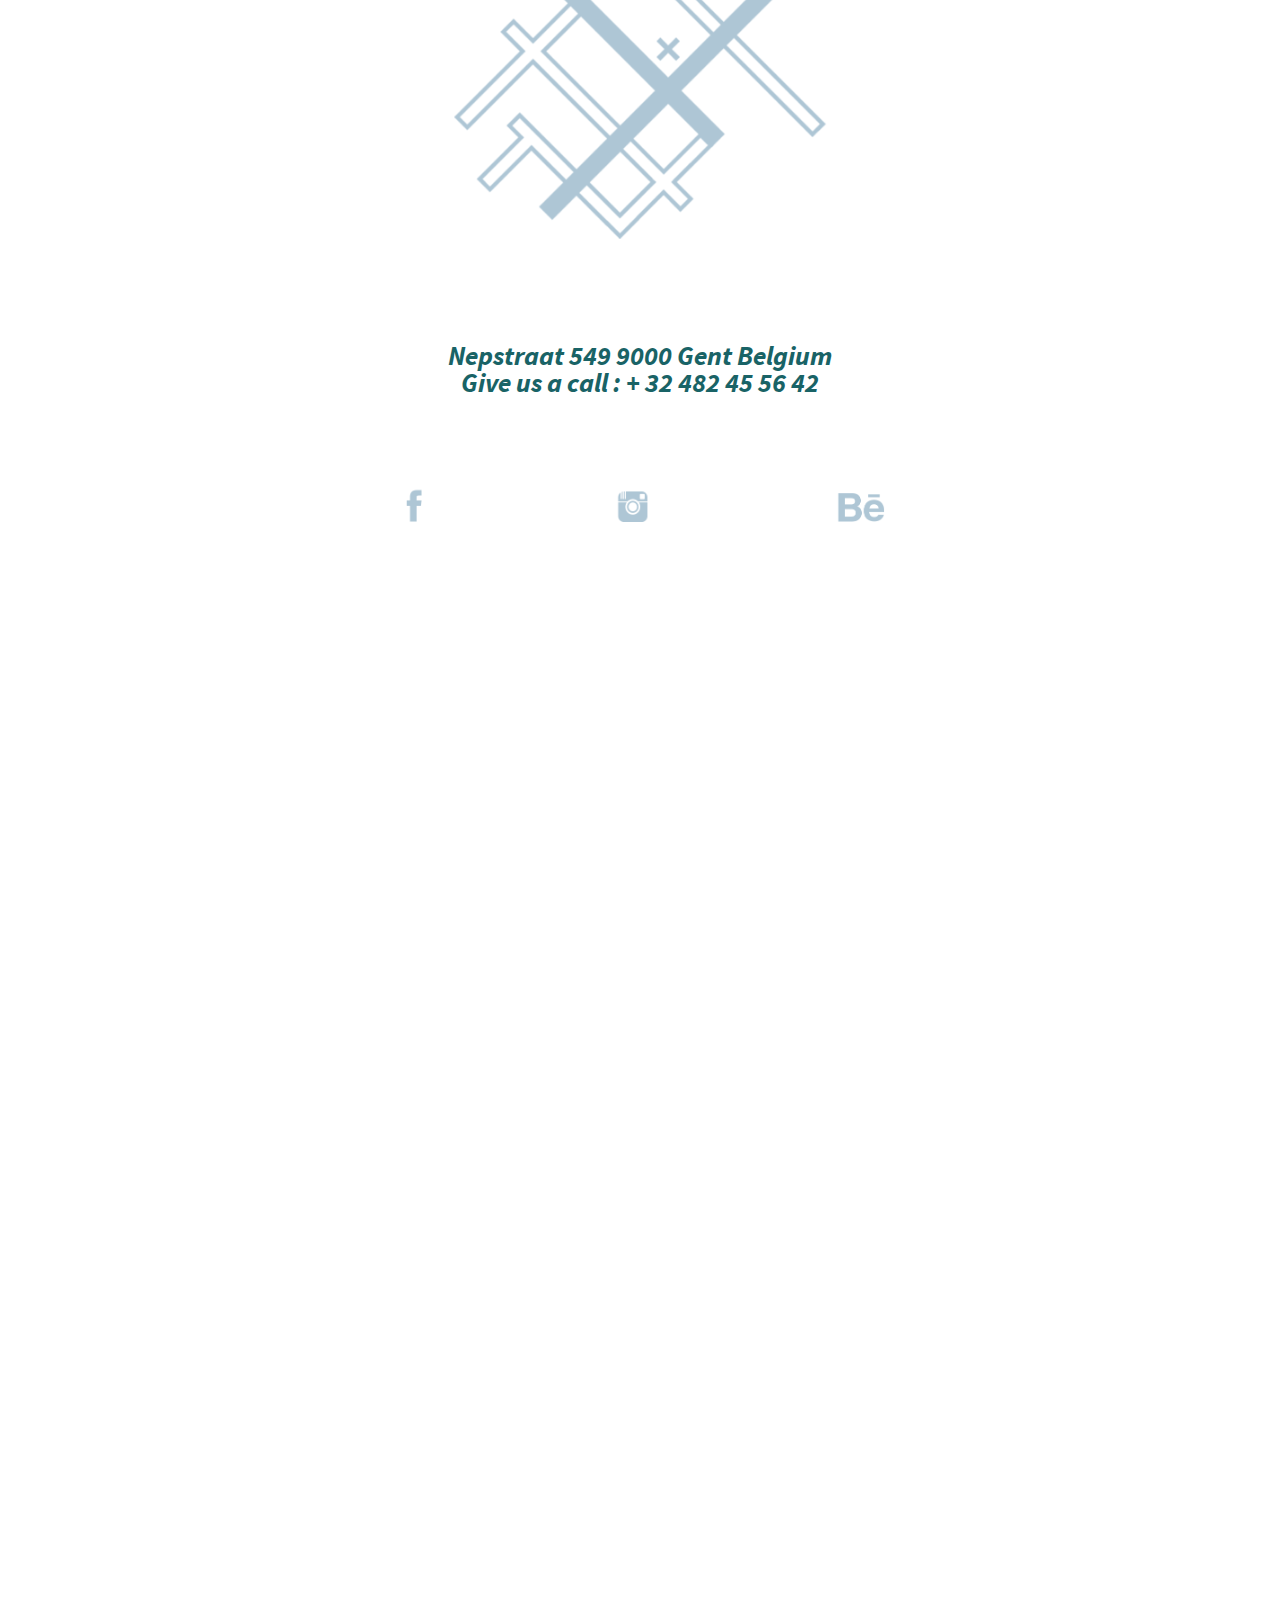
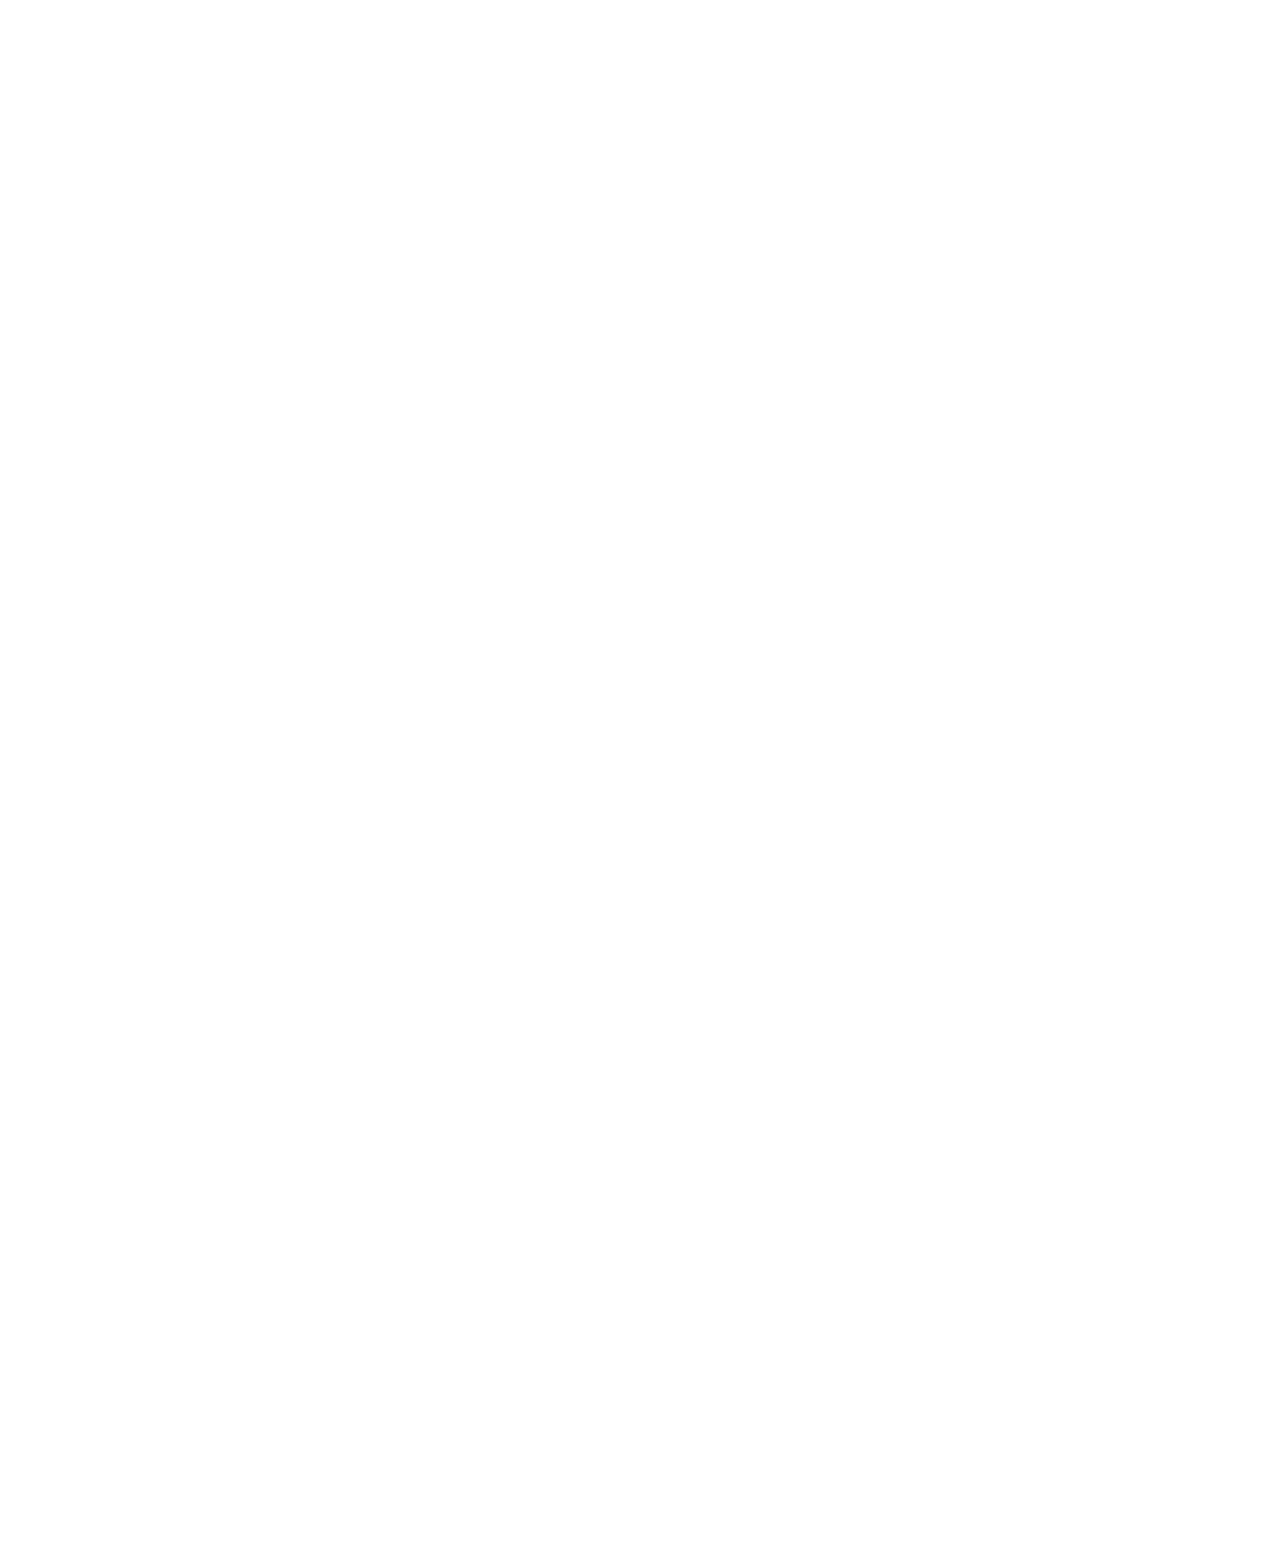
<file: 1617.webd2/pages/contact.html>
<!DOCTYPE html>
<html lang="en">
<head>
	<meta charset="UTF-8" author="maxim pattijn">
	<title>MAX. Design Contact</title>
	<link rel="stylesheet" type="text/css" href="../css/reset.css"/>
	<link rel="stylesheet" type="text/css" href="../css/style.css"/>
		<link rel="apple-touch-icon" sizes="180x180" href="../assets/favicons/apple-touch-icon.png">
<link rel="icon" type="image/png" sizes="32x32" href="../assets/favicons//favicon-32x32.png">
<link rel="icon" type="image/png" sizes="16x16" href="../assets/favicons/favicon-16x16.png">
<link rel="manifest" href="../assets/favicons/manifest.json">
<link rel="mask-icon" href="../assets/favicons/safari-pinned-tab.svg" color="#5bbad5">
<meta name="theme-color" content="#ffffff">
</head>
<body>

	<header>
		<nav id="nav_top">
			<ul id="ul_top">
				<li ><a href="../index.html"><img src="../assets/nav_top/logo_small_max.png" height="65" width="222" alt="logo_max_small"></a></li>
				<li><a href="about.html">about us</a></li>
				<li><a href="projects.html">projects</a></li>
				<li><a href="contact.html">contact</a></li>
				<li><a href="contact.html"><img src="../assets/nav_top/fold.png" height="75" width="78" alt="menu"></a></li>		
			</ul>
		</nav>	
	</header>
	

	<main>
		
<section class="contact_us">
			<h1 class="content_title" id="contact_title">Contact</h1>
		
			
		<section class="contact">
			<article class="content_text" id="contact_article">
				Do you want to know what Max. can do for you,<br>
				or have a question you would like to ask us<br>
				Send an email and we will give you all <br>
				the  anwsers you <br>
				want !<br>
				<br>
				Fill in the form below
			</article>
		</section>

		
		

		

		<form class="contact_us">

		<h1 class="content_title" id="ask_title">Ask us</h1>
		<p class="content_title" id="title_aside">Hi, I am</p>
		<textarea data-validate="notempty" name="fromName" id="fromName" placeholder="NAME" style="overflow: hidden; word-wrap: break-word; height: 127px;"></textarea>
		<p class="content_title" id="title_aside">My mail is</p>
		<textarea data-validate="email" name="fromEmail" id="fromEmail" placeholder="E-MAIL" style="overflow: hidden; word-wrap: break-word; height: 127px;"></textarea>
		<p class="content_title" id="title_aside">i send you</p>
		<textarea class="contactMsg" name="content" placeholder="WORDS" style="overflow: hidden; word-wrap: break-word; height: 127px;"></textarea>


		<input class="btnSubmit" type="submit" value="NOW">
		
		</form>



		<section class="visit">

			<h1 class="content_title" id="visit_title">Visit us</h1>
			<img src="../assets/contact/map.png" alt="map" height="720" width="845">

			<p class="content_text" >Nepstraat 549  9000 Gent Belgium</p>
			<p class="content_text">Give us a call : + 32 482 45 56 42</p>
		</section>


</section>
	</main>

	<footer>
		<nav id="nav-bottom">
			<ul id="ul_bottom">
				<li><a href="#"><img src="../assets/footer/social_facebook.png" height="100" width="80" alt="logo_facebook"></a></li>
				<li><a href="#"><img src="../assets/footer/social_ig.png" height="100" width="80" alt="logo_instagram"></a></li>
				<li><a href="#"><img src="../assets/footer/social_behance.png" height="100" width="109" alt="logo_behance"></a></li>
			</ul>
		</nav>
	</footer>
</body>
</html>
</file>
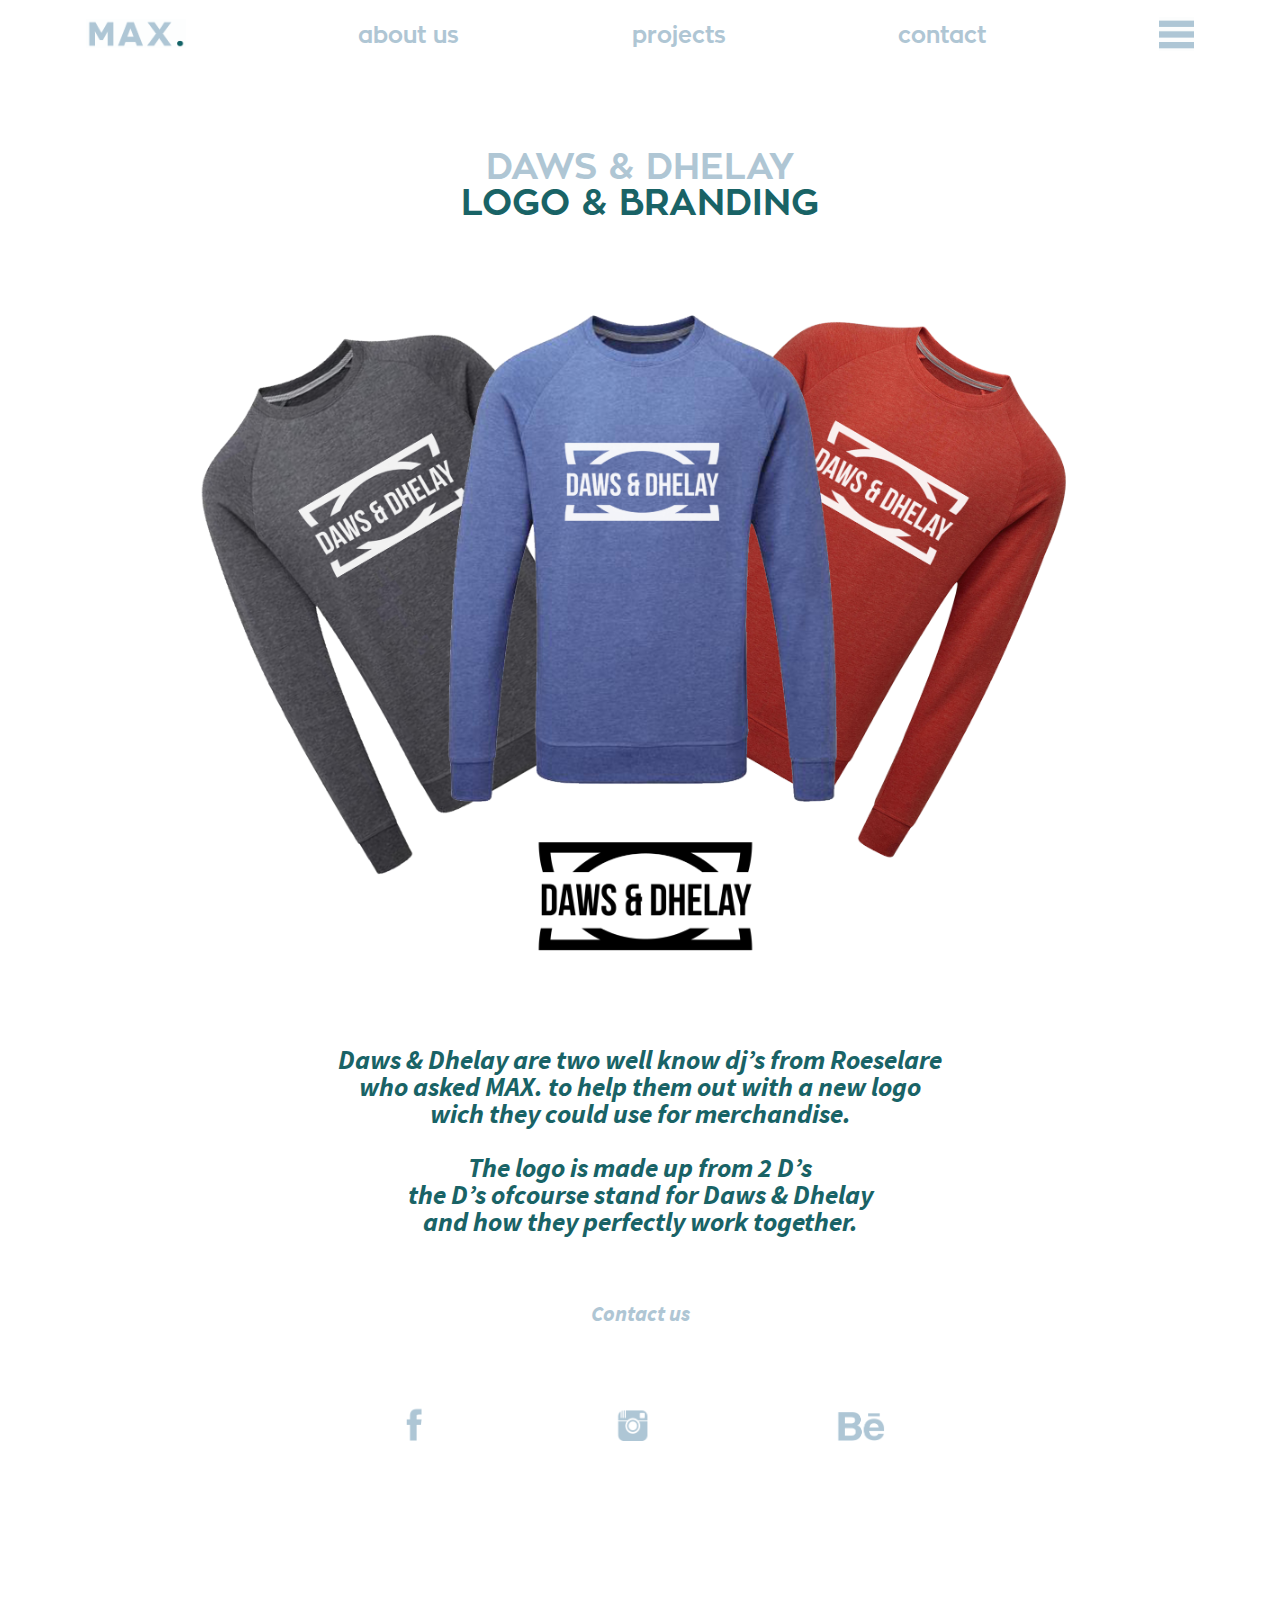
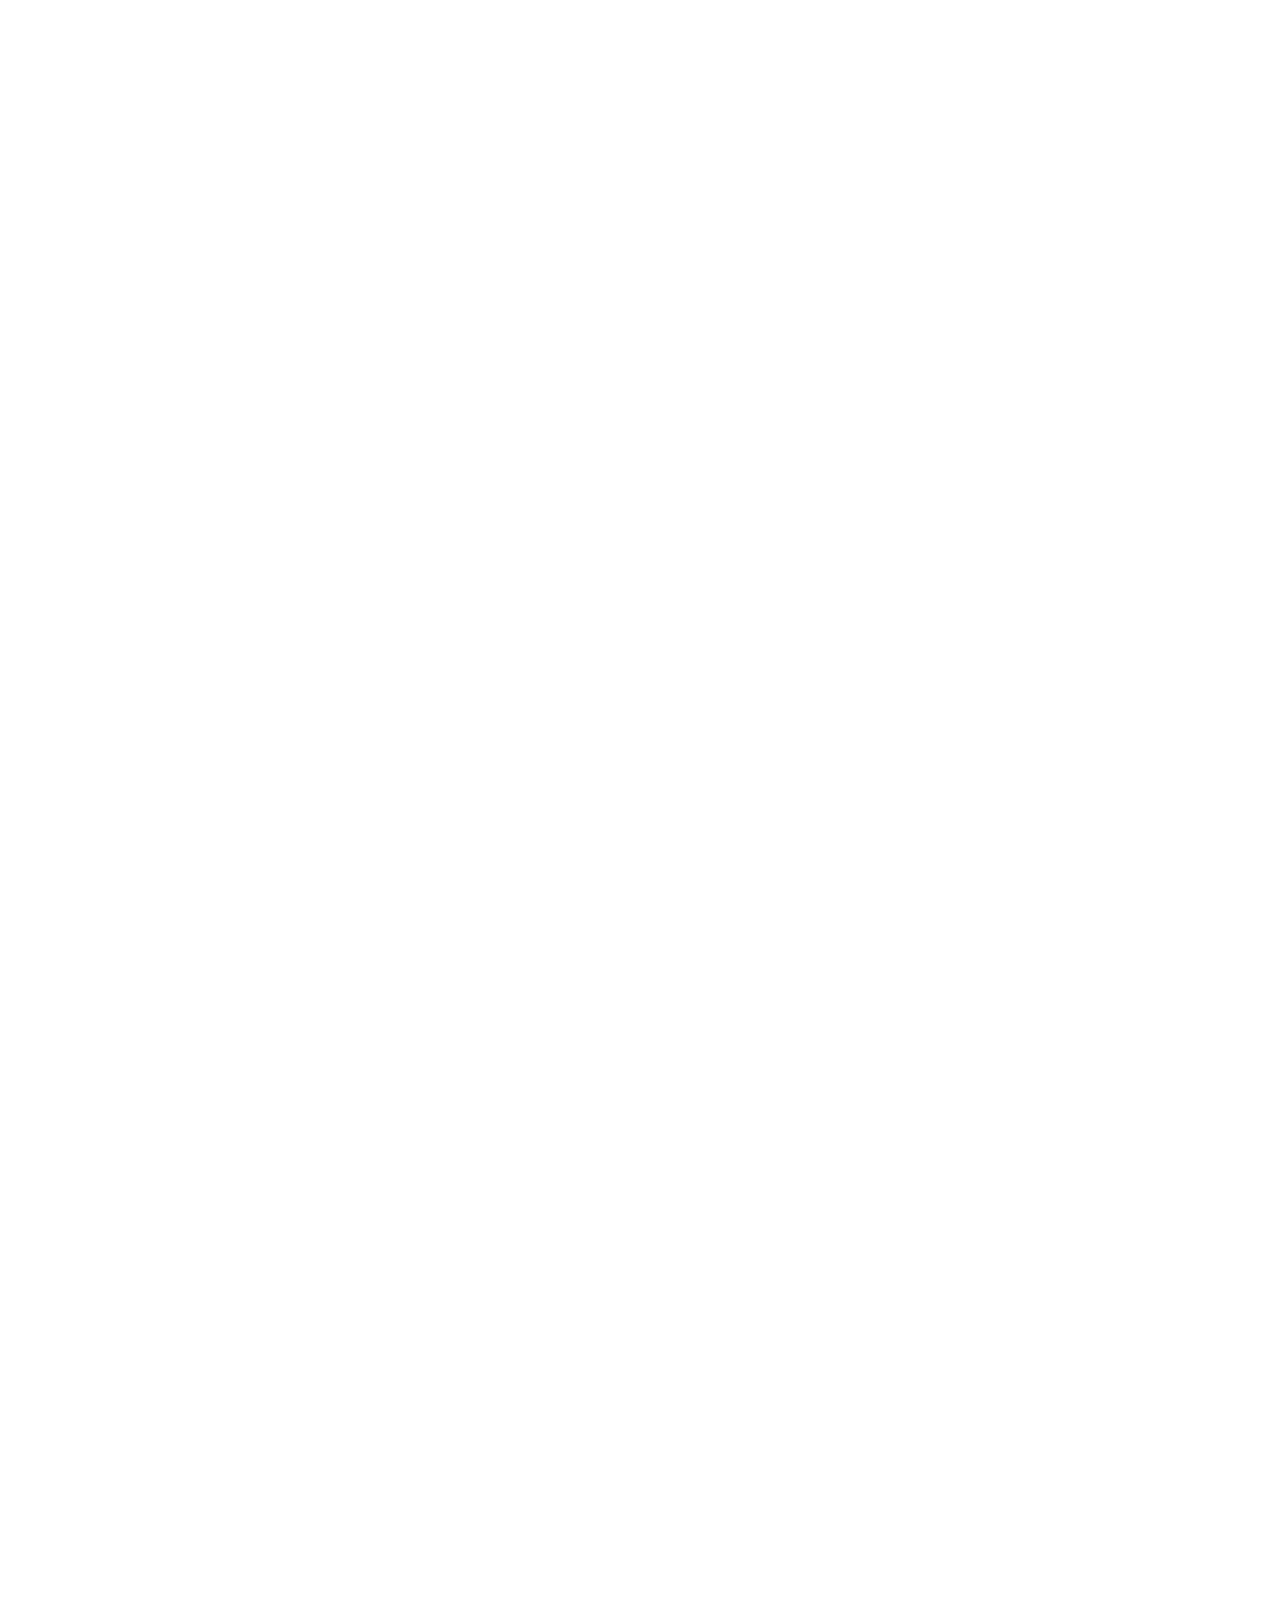
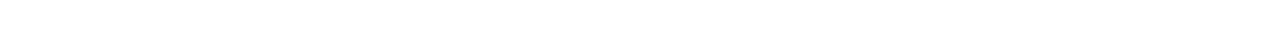
<file: 1617.webd2/pages/daws_dhelay.html>
<!DOCTYPE html>
<html lang="en">
<head>
	<meta charset="UTF-8" author="maxim pattijn">
	<title>MAX. Design Project</title>
	<link rel="stylesheet" type="text/css" href="../css/reset.css"/>
	<link rel="stylesheet" type="text/css" href="../css/style.css"/>
		<link rel="apple-touch-icon" sizes="180x180" href="../assets/favicons/apple-touch-icon.png">
<link rel="icon" type="image/png" sizes="32x32" href="../assets/favicons//favicon-32x32.png">
<link rel="icon" type="image/png" sizes="16x16" href="../assets/favicons/favicon-16x16.png">
<link rel="manifest" href="../assets/favicons/manifest.json">
<link rel="mask-icon" href="../assets/favicons/safari-pinned-tab.svg" color="#5bbad5">
<meta name="theme-color" content="#ffffff">
</head>
<body>

	<header>
		<nav id="nav_top">
			<ul id="ul_top">
				<li ><a href="../index.html"><img src="../assets/nav_top/logo_small_max.png" height="65" width="222" alt="logo_max_small"></a></li>
				
				<li><a href="about.html">about us</a></li>
				<li><a href="projects.html">projects</a></li>
				<li><a href="contact.html">contact</a></li>
				<li><a href="daws_dhelay.html"><img src="../assets/nav_top/fold.png" height="75" width="78" alt="menu"></a></li>		
			</ul>
		</nav>	
	</header>
	

	<main>
		<section class="project_det">

		<div class="titles_det">
			<h1 class="content_title" id="daws_dhelay_title">Daws &amp; Dhelay</h1>
			<aside class="content_title" id="title_aside">Logo &amp; Branding</aside>
		</div>

			<img src="../assets/projects/Daws&dhelay_products.png" height="1515" width="2880" alt="daws_dhelay_products">

			<article class="content_text" id="project_det_article">
				Daws & Dhelay are two well know dj’s from Roeselare<br>
				who asked MAX. to help them out with a new logo<br>
				wich they could use for merchandise.<br>
				<br>
				The logo is made up from 2 D’s <br>
				the D’s ofcourse stand for Daws & Dhelay<br>
				and how they perfectly work together.<br>
			</article>
			<aside id="contact"><a href="contact.html">Contact us</a></aside>
		</section>
		
	</main>

	<footer>
		<nav id="nav-bottom">
			<ul id="ul_bottom">
				<li><a href="#"><img src="../assets/footer/social_facebook.png" height="100" width="80" alt="logo_facebook"></a></li>
				<li><a href="#"><img src="../assets/footer/social_ig.png" height="100" width="80" alt="logo_instagram"></a></li>
				<li><a href="#"><img src="../assets/footer/social_behance.png" height="100" width="109" alt="logo_behance"></a></li>
			</ul>
		</nav>
	</footer>
</body>
</html>
</file>
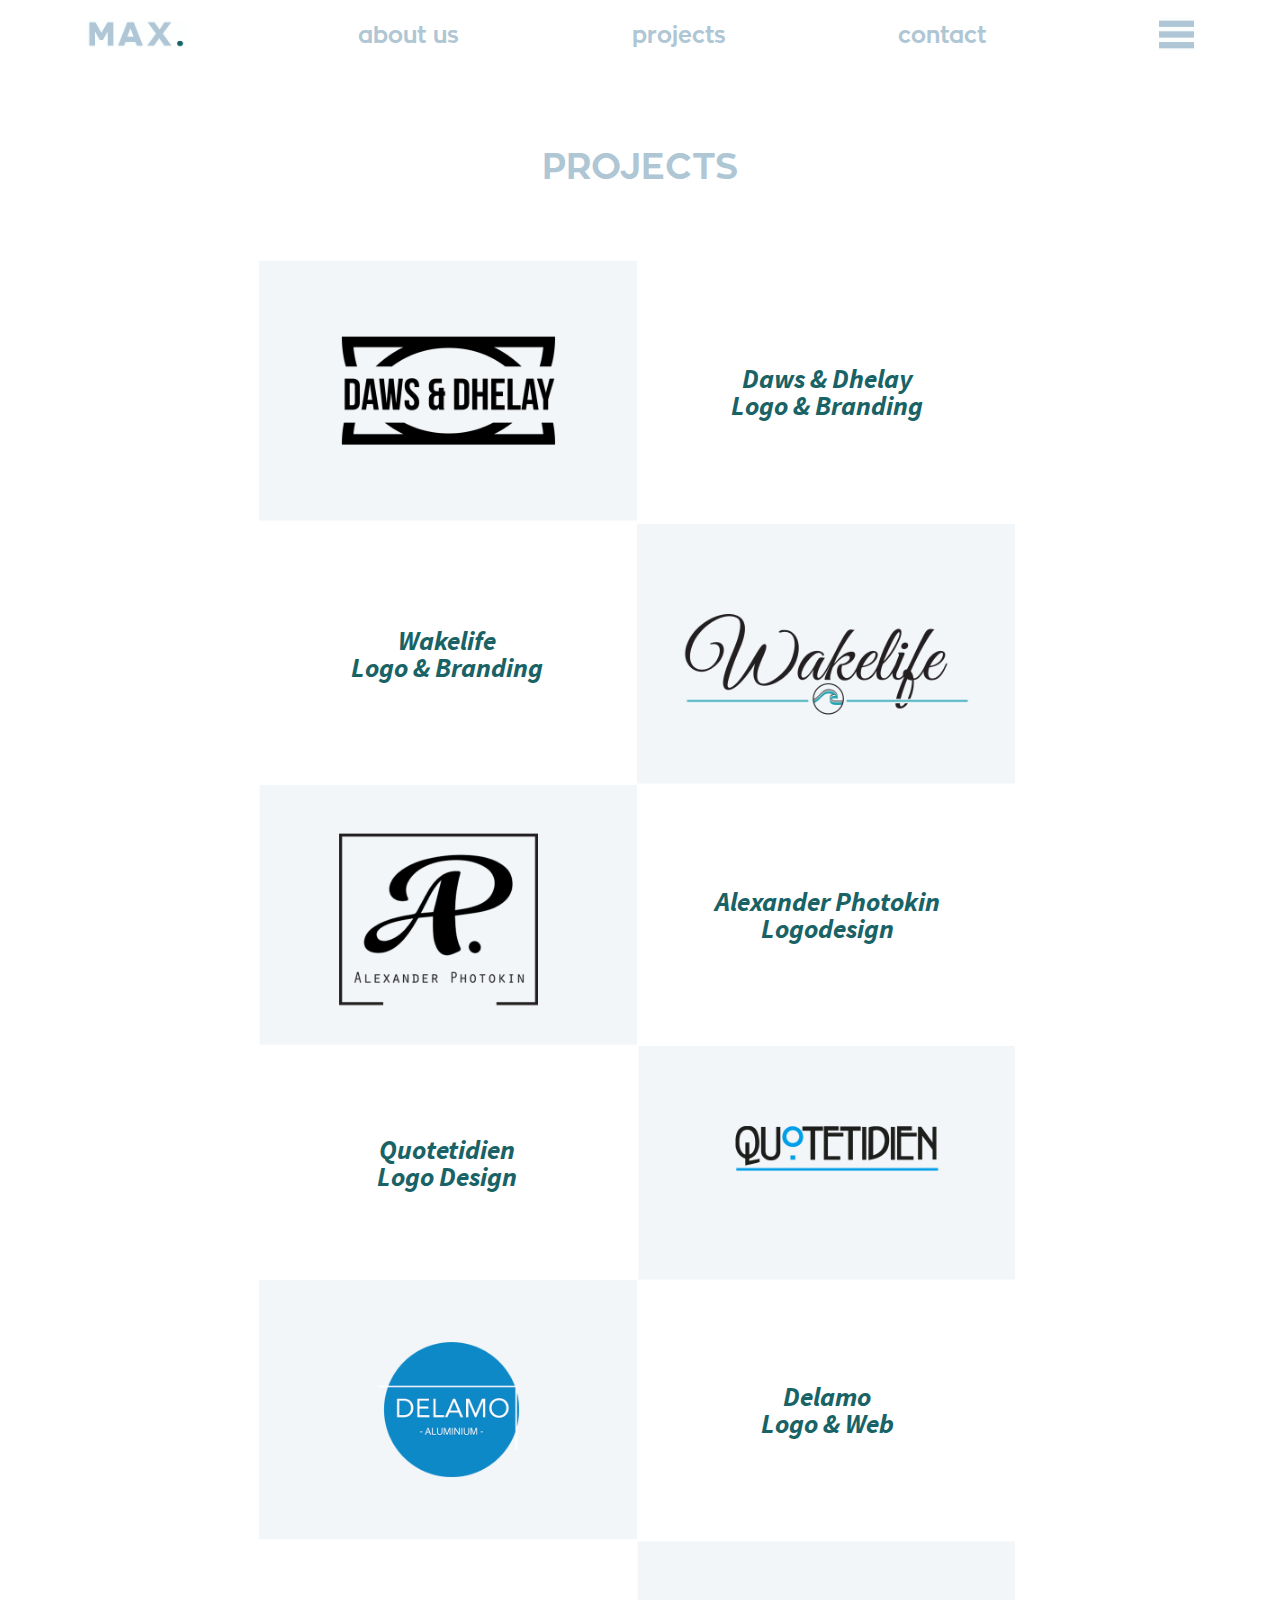
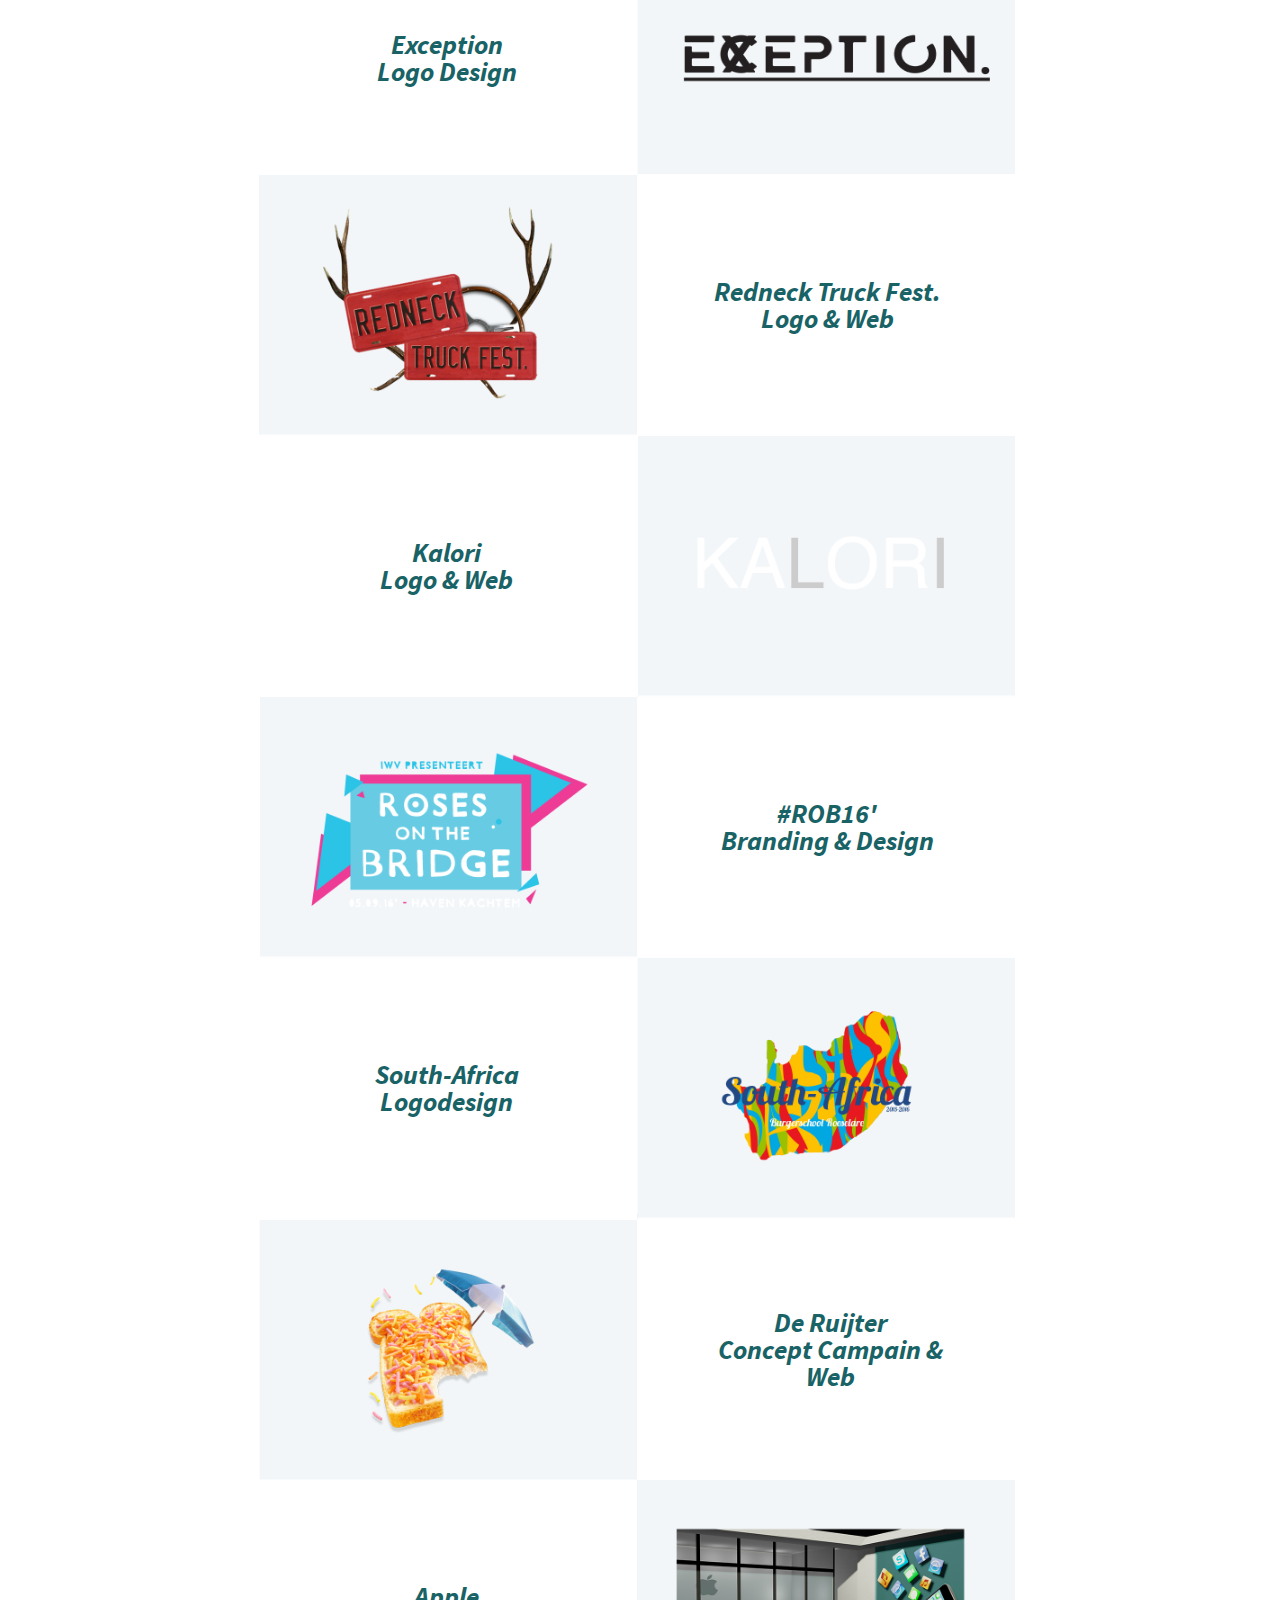
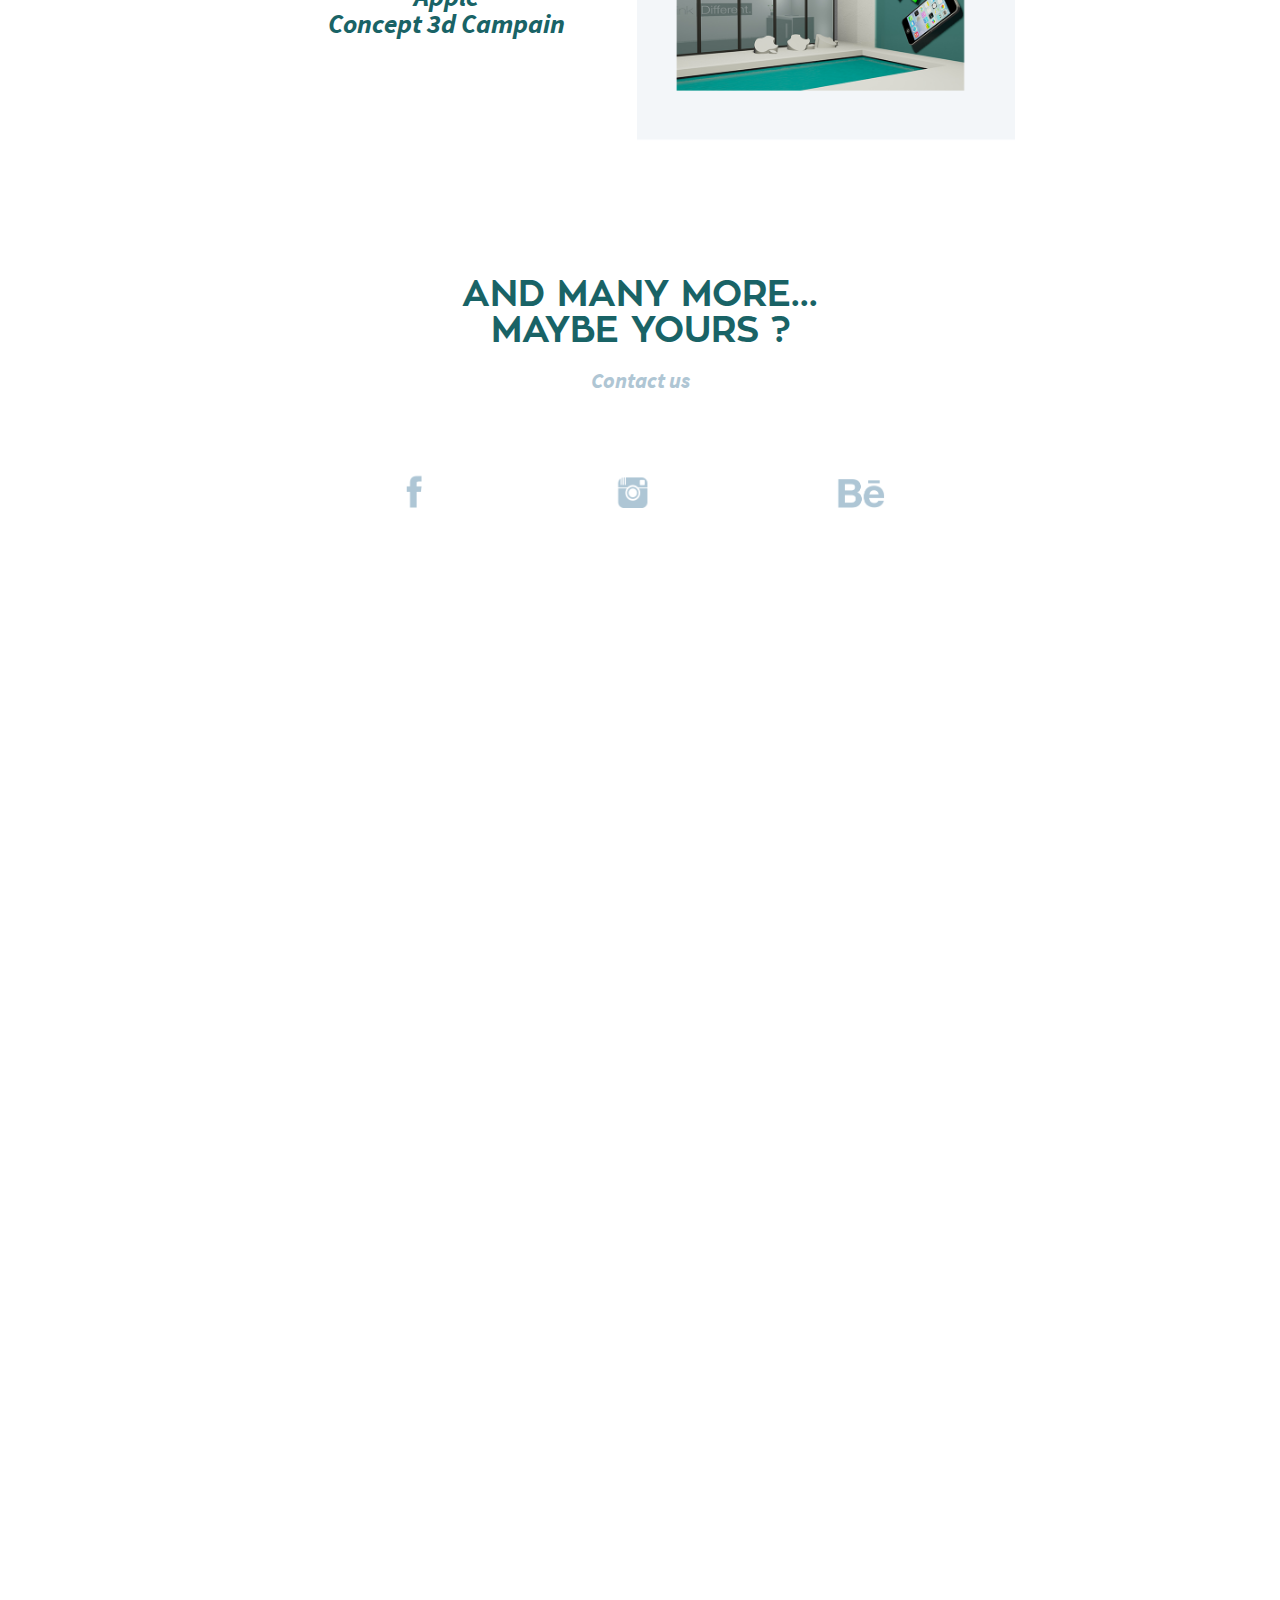
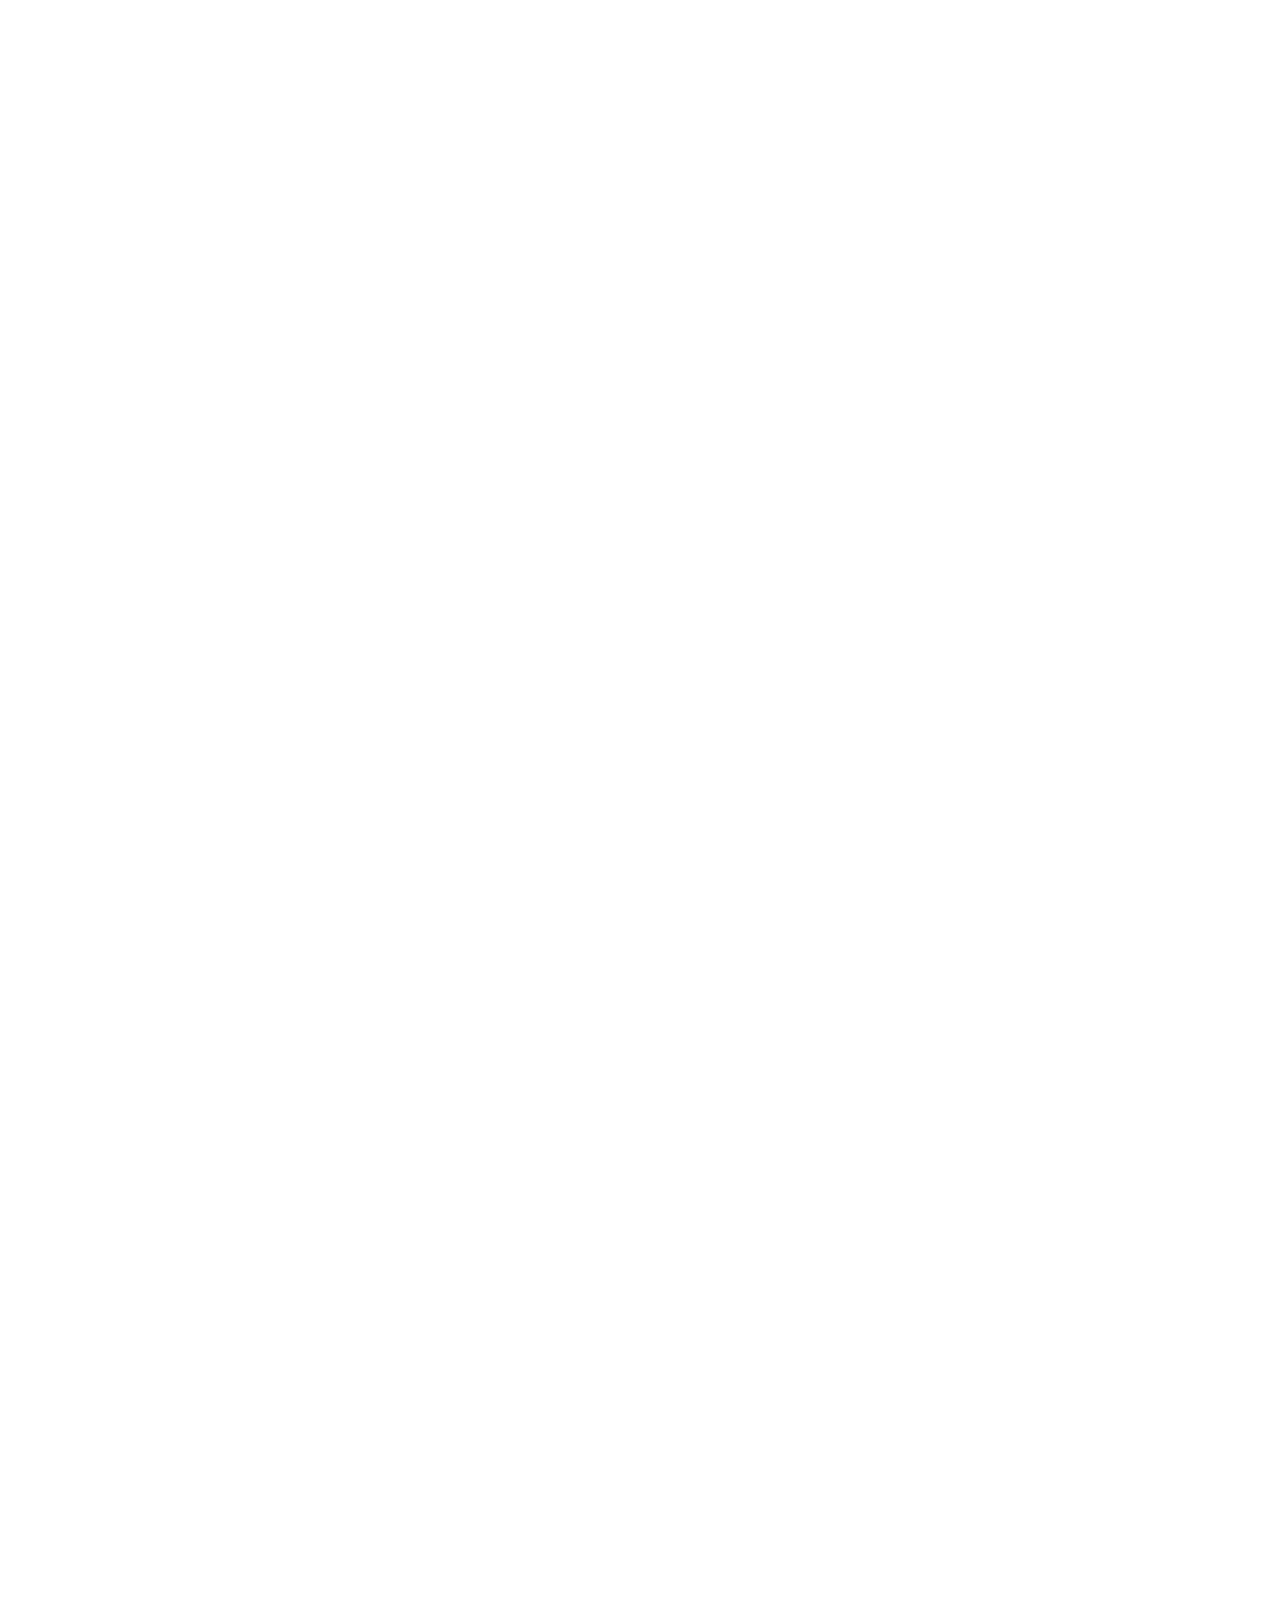
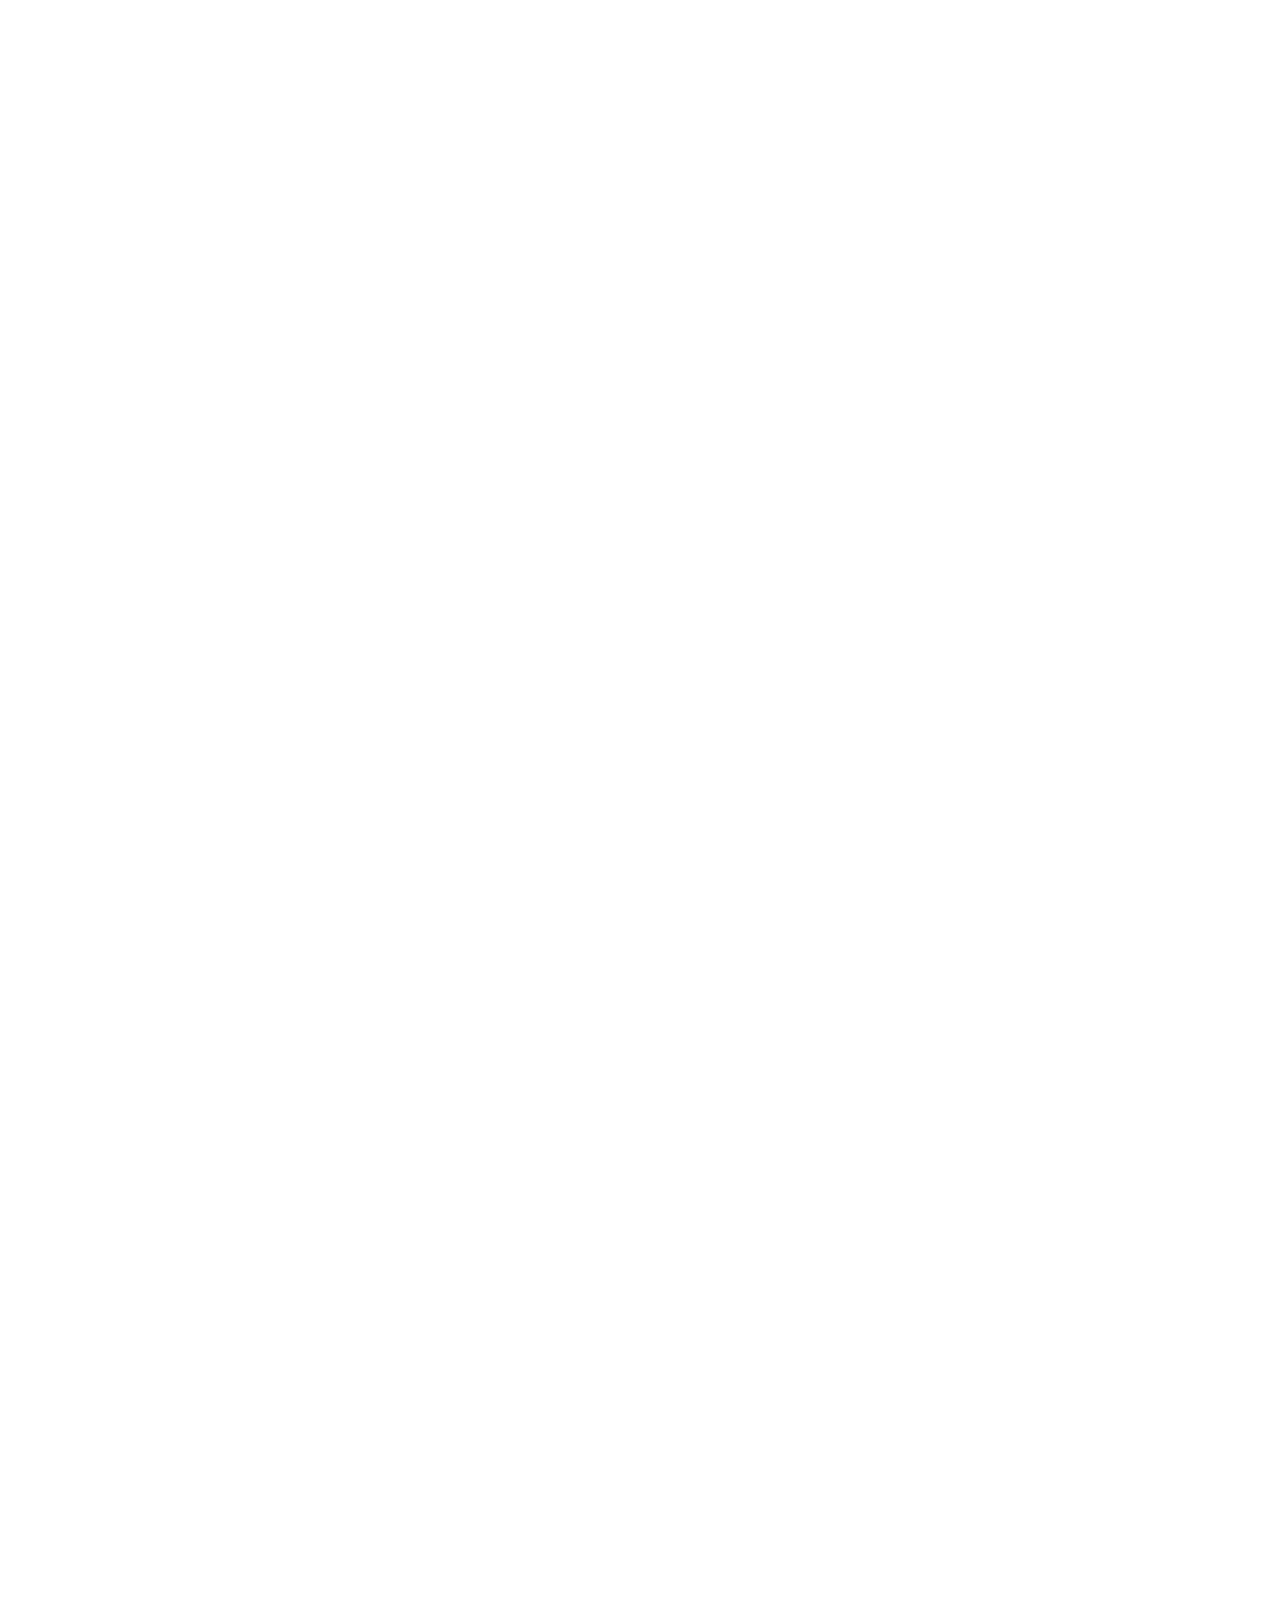
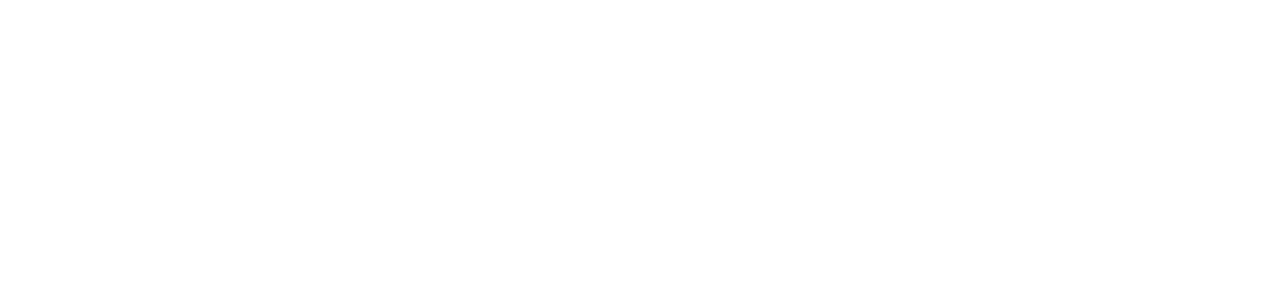
<file: 1617.webd2/pages/projects.html>
<!DOCTYPE html>
<html lang="en">
<head>
	<meta charset="UTF-8" author"maxim pattijn">
	<title>MAX. Design Projects</title>
	<link rel="stylesheet" type="text/css" href="../css/reset.css"/>
	<link rel="stylesheet" type="text/css" href="../css/style.css"/>
	<link rel="apple-touch-icon" sizes="180x180" href="../assets/favicons/apple-touch-icon.png">
<link rel="icon" type="image/png" sizes="32x32" href="../assets/favicons//favicon-32x32.png">
<link rel="icon" type="image/png" sizes="16x16" href="../assets/favicons/favicon-16x16.png">
<link rel="manifest" href="../assets/favicons/manifest.json">
<link rel="mask-icon" href="../assets/favicons/safari-pinned-tab.svg" color="#5bbad5">
<meta name="theme-color" content="#ffffff">
</head>
<body>

	<header>
		<nav id="nav_top">
			<ul id="ul_top">
				<li ><a href="../index.html"><img src="../assets/nav_top/logo_small_max.png" height="65" width="222" alt="logo_max_small"></a></li>
				<li><a href="about.html">about us</a></li>
				<li><a href="projects.html">projects</a></li>
				<li><a href="contact.html">contact</a></li>
				<li><a href="projects.html"><img src="../assets/nav_top/fold.png" height="75" width="78" alt="menu"></a></li>		
			</ul>
		</nav>	
	</header>
	

	<main>
		<section class="projects">
			<h1 class="content_title" id="projects_title">projects</h1>

			<ul>
				<li class="project_left">
					<a href="daws_dhelay.html"><img src="../assets/projects/Daws&dhelay.png" height="580" width="840" alt="project_daws_dhelay"></a>
					<aside class="content_text" >Daws &amp; Dhelay<br>
					Logo &amp; Branding<br>
					</aside>
				</li>

				<li class="project_right">
					<aside class="content_text">Wakelife<br>
					Logo &amp; Branding<br>
					</aside>
					<img src="../assets/projects/Wakelife.png" height="580" width="840" alt="project_wakelife">	
				</li>
				
				<li class="project_left">
					<img src="../assets/projects/Aphotokin.png" height="580" width="840" alt="project_aphotokin">
					<aside class="content_text">Alexander Photokin<br>
					Logodesign<br>
					</aside>
				</li>

				<li class="project_right">
					<aside class="content_text">Quotetidien<br>
					Logo Design<br>
					</aside>
					<img src="../assets/projects/Quotetidien-20.png" height="520" width="840" alt="project_quotetidien">	
				</li>

				<li class="project_left">
					<img src="../assets/projects/Delamo.png" height="580" width="840" alt="project_delamo">
					<aside class="content_text">Delamo<br>
					Logo &amp; Web<br>
					</aside>
				</li>

				<li class="project_right">
					<aside class="content_text">Exception<br>
					Logo Design<br>
					</aside>
					<img src="../assets/projects/Exception.png" height="520" width="840" alt="project_exception">	
				</li>

				<li class="project_left">
					<img src="../assets/projects/Redneck.png" height="580" width="840" alt="project_redneck">
					<aside class="content_text">Redneck Truck Fest.<br>
					Logo &amp; Web<br>
					</aside>
				</li>

				<li class="project_right">
					<aside class="content_text">Kalori<br>
					Logo &amp; Web<br>
					</aside>
					<img src="../assets/projects/Kalori.png" height="580" width="840" alt="project_kalori">	
				</li>

				<li class="project_left">
					<img src="../assets/projects/Rob16.png" height="580" width="840" alt="project_rob16">
					<aside class="content_text">#ROB16'<br>
					Branding &amp; Design<br>
					</aside>
				</li>
				

				<li class="project_right">
					<aside class="content_text">South-Africa<br>
					Logodesign<br>
					</aside>
					<img src="../assets/projects/Africa.png" height="580" width="840" alt="project_africa">	
				</li>

				<li class="project_left">
					<img src="../assets/projects/Deruijter.png" height="580" width="840" alt="project_deruijter">
					<aside class="content_text">De Ruijter<br>
					Concept Campain &amp; Web<br>
					</aside>
				</li>
				

				<li class="project_right">
					<aside class="content_text">Apple<br>
					Concept 3d Campain<br>
					</aside>
					<img src="../assets/projects/Apple.png" height="580" width="840" alt="project_apple">	
				</li>

			</ul>
			<aside class="content_title" id="aside_projects">
				And many more...<br>
				Maybe yours ? 
			</aside>

			<aside id="contact"><a href="contact.html">Contact us</a></aside>
		</section>
		
	</main>

	<footer>
		<nav id="nav-bottom">
			<ul id="ul_bottom">
				<li><a href="#"><img src="../assets/footer/social_facebook.png" height="100" width="80" alt="logo_facebook"></a></li>
				<li><a href="#"><img src="../assets/footer/social_ig.png" height="100" width="80" alt="logo_instagram"></a></li>
				<li><a href="#"><img src="../assets/footer/social_behance.png" height="100" width="109" alt="logo_behance"></a></li>
			</ul>
		</nav>
	</footer>
</body>
</html>
</file>
<file: css/style.css>
@font-face {
    font-family: "Source";
   font-style: italic;
    src: url(../assets/fonts/SourceSansPro-BoldItalic.woff) format("woff");
  
}


@font-face {
    font-family: "Zona";
   
    src: url(../assets/fonts/ZonaPro-Bold.woff) format("woff");
    
}




body {
	zoom:45%;
	display: flex;
	flex-direction : column;
	align-content:center;
	color: #196366; 
	font-size:  62.5%; 
	display: -webkit-box;  /* OLD - iOS 6-, Safari 3.1-6, BB7 */
  	display: -ms-flexbox;  /* TWEENER - IE 10 */
	display: -webkit-flex; /* NEW - Safari 6.1+. iOS 7.1+, BB10 */
	
  	}

nav{
	display: flex;
	justify-content :center;
	width: 100%;

}


#ul_top{	
	height: 160px;
	display: flex;
	justify-content :space-around;
	align-items:center;
	min-width: 100%;


}

#ul_top a{
	color:#afc6d4;
	text-decoration: none;
	font-family: "Zona";
	font-size: 5em;	
	min-width: 100%;


}
a{text-decoration: none;}
a:hover {
	opacity: 0.7;
}


.section_ {
	display: flex;
	flex-direction : column;
	align-items :center;

}

.content_title {
	color: #afc6d4;
	font-family: "Zona";
	font-size: 8em;
	text-transform: uppercase;
}

.content_text {
	font-family: "Source";
	font-style: italic;
	font-size: 6em;
	text-align: center;
}
.banner{ 
	height: 1350px;
	background-image: url(../assets/index/banner_home.png);
	background-position: center;
	background-repeat: no-repeat;
}

#about_us_title{
	margin-top: 380px;
	margin-bottom: 275px;
}


#about_us{
	height: 1365px;
	background-image: url(../assets/index/about_us_bg.png);
	background-position: center;
	background-repeat: no-repeat;
}

#article_what_we_do{
	align-self : flex-start;
	margin-left: 27%;
	margin-top: 1330px;
	margin-bottom: 40px;
}

#see_projects {
	font-size: 1em;
	margin-top: 70px;
}

#see_projects a{
	font-family: "Source";
	color: #afc6d4;
}

#what_we_do{
	height:2645px;
	background-image: url(../assets/index/what_we_do_bg.png);
	background-position: center;
	background-repeat: no-repeat;
}

#ul_bottom{height: 160px;
	display: flex;
	justify-content :space-around;
	align-items:center;
	min-width: 1500px;}

#nav_bottom{
	padding-bottom: 100px;
}

.projects{
	
	display: flex;
	flex-direction : column;
	align-items:center;
}

#projects_title{
	margin-top: 170px;

	margin-bottom: 170px;
}

.project_left{
	display: flex;
	align-items:center;
	margin-left: -8%;
	
}

.project_left aside{
	margin-left: 7.8%;
	min-width: 600px;
	text-align: center;	
}


.project_right {
	display: flex;
	align-items:center;
	margin-right: -8%;
}

.project_right aside {
	margin-right: 7.8%;
	min-width: 600px;
}

#contact a{
	text-decoration: none;
	font-family: "Source";
	color: #afc6d4;
	font-size: 4.8em;
}
#contact{margin-bottom: 150px;}

#aside_projects{
	margin-top: 300px;
	margin-bottom: 50px;
	color:#196366;
	text-align: center;
}

.project_det{
	
	display: flex;
	flex-direction : column;
	align-items:center;
}

.titles_det {
	margin-top: 170px;
	text-align: center;
	margin-bottom: 170px;
}

#title_aside{
	color: #196366;
	display: flex;
	justify-content :center;
}

#project_det_article{
	margin-top: 150px;
	padding-bottom: 150px;
}

.contact{
	height: 1150px;
	background-position: center;
	background-repeat: no-repeat;
	background-image: url(../assets/contact/bg_contact.png);
	display: flex;
	flex-direction : column;
	align-items:center;

}

#contact_title{
	margin-top: 170px;
	display: flex;
	justify-content:center;
}

#contact_article{
	margin-top: 320px;
	
}

element.style {
    overflow: hidden;
    word-wrap: break-word;
    height: 127px;
}

.contact_us{
	display: flex;
	flex-direction : column;
	align-items:center;
	
	margin-bottom: 170px

}

textarea{

    border: 0;
	margin-bottom: -20px;
    border: 0;
    font-family: "Zona";
    text-transform: uppercase;
    color: #afc6d4;
    font-size: 8em;
	width: 550px;
    text-align: center;
    outline: none;
    resize: none;
    margin-top: 20px;

      
    line-height: 0.9em;
   
}

::-webkit-input-placeholder { /* WebKit, Blink, Edge */
    color:   #afc6d4;
}
:-moz-placeholder { /* Mozilla Firefox 4 to 18 */
   color:    #afc6d4;
   opacity:  1;
}
::-moz-placeholder { /* Mozilla Firefox 19+ */
   color:    #afc6d4;
   opacity:  1;
}
:-ms-input-placeholder { /* Internet Explorer 10-11 */
   color:    #afc6d4;
}
::-ms-input-placeholder { /* Microsoft Edge */
   color:    #afc6d4;
}


input.btnSubmit {
    background: none;
    display: block;
    border: 0;
    font-family: "Zona";
    text-transform: uppercase;
    color: #196366;
    font-size: 8em;
    line-height: 1.0em;
    padding: 0;

    margin-top: 50px;
    text-align: center;
    outline: none;
}

.btnSubmit:hover{
	color: #afc6d4;
}

#ask_title{
	margin-bottom: 250px;
	margin-top:100px;
}

#visit_title{
	margin-top: 250px;
	margin-bottom: 170px;
	display: flex;
	justify-content :center;
}

.visit img {
	margin-bottom: 170px;

}

#about_body {
	margin-bottom: 340px;
}

#about_article{
	margin-bottom: 70px;
}


#ul_about{
	margin-top: 200px;
}
</file>
<file: 1617.webd2/css/style.css>
@font-face {
    font-family: "Source";
   font-style: italic;
    src: url(../assets/fonts/SourceSansPro-BoldItalic.woff) format("woff");
  
}


@font-face {
    font-family: "Zona";
   
    src: url(../assets/fonts/ZonaPro-Bold.woff) format("woff");
    
}




body {
	zoom:45%;
	display: flex;
	flex-direction : column;
	align-content:center;
	color: #196366; 
	font-size:  62.5%; 
	display: -webkit-box;  /* OLD - iOS 6-, Safari 3.1-6, BB7 */
  	display: -ms-flexbox;  /* TWEENER - IE 10 */
	display: -webkit-flex; /* NEW - Safari 6.1+. iOS 7.1+, BB10 */
	
  	}

nav{
	display: flex;
	justify-content :center;
	width: 100%;

}


#ul_top{	
	height: 160px;
	display: flex;
	justify-content :space-around;
	align-items:center;
	min-width: 100%;


}

#ul_top a{
	color:#afc6d4;
	text-decoration: none;
	font-family: "Zona";
	font-size: 5em;	
	min-width: 100%;


}

a:hover {
	opacity: 0.7;
}


.section_ {
	display: flex;
	flex-direction : column;
	align-items :center;

}

.content_title {
	color: #afc6d4;
	font-family: "Zona";
	font-size: 8em;
	text-transform: uppercase;
}

.content_text {
	font-family: "Source";
	font-style: italic;
	font-size: 6em;
	text-align: center;
}
.banner{ 
	height: 1350px;
	background-image: url(../assets/index/banner_home.png);
	background-position: center;
	background-repeat: no-repeat;
}

#about_us_title{
	margin-top: 380px;
	margin-bottom: 275px;
}


#about_us{
	height: 1365px;
	background-image: url(../assets/index/about_us_bg.png);
	background-position: center;
	background-repeat: no-repeat;
}

#article_what_we_do{
	align-self : flex-start;
	margin-left: 27%;
	margin-top: 1330px;
	margin-bottom: 40px;
}

#see_projects {
	font-size: 1em;
	margin-top: 70px;
}

#see_projects a{
	font-family: "Source";
	color: #afc6d4;
	text-decoration: none;
}

#what_we_do{
	height:2645px;
	background-image: url(../assets/index/what_we_do_bg.png);
	background-position: center;
	background-repeat: no-repeat;
}

#ul_bottom{height: 160px;
	display: flex;
	justify-content :space-around;
	align-items:center;
	min-width: 1500px;}

#nav_bottom{
	padding-bottom: 100px;
}

.projects{
	
	display: flex;
	flex-direction : column;
	align-items:center;
}

#projects_title{
	margin-top: 170px;

	margin-bottom: 170px;
}

.project_left{
	display: flex;
	align-items:center;
	margin-left: -8%;
	
}

.project_left aside{
	margin-left: 7.8%;
	min-width: 600px;
	text-align: center;	
}


.project_right {
	display: flex;
	align-items:center;
	margin-right: -8%;
}

.project_right aside {
	margin-right: 7.8%;
	min-width: 600px;
}

#contact a{
	text-decoration: none;
	font-family: "Source";
	color: #afc6d4;
	font-size: 4.8em;
}
#contact{margin-bottom: 150px;}

#aside_projects{
	margin-top: 300px;
	margin-bottom: 50px;
	color:#196366;
	text-align: center;
}

.project_det{
	
	display: flex;
	flex-direction : column;
	align-items:center;
}

.titles_det {
	margin-top: 170px;
	text-align: center;
	margin-bottom: 170px;
}

#title_aside{
	color: #196366;
	display: flex;
	justify-content :center;
}

#project_det_article{
	margin-top: 150px;
	padding-bottom: 150px;
}

.contact{
	height: 1150px;
	background-position: center;
	background-repeat: no-repeat;
	background-image: url(../assets/contact/bg_contact.png);
	display: flex;
	flex-direction : column;
	align-items:center;

}

#contact_title{
	margin-top: 170px;
	display: flex;
	justify-content:center;
}

#contact_article{
	margin-top: 320px;
	
}

element.style {
    overflow: hidden;
    word-wrap: break-word;
    height: 127px;
}

.contact_us{
	display: flex;
	flex-direction : column;
	align-items:center;
	
	margin-bottom: 170px

}

textarea{

    border: 0;
	margin-bottom: -20px;
    border: 0;
    font-family: "Zona";
    text-transform: uppercase;
    color: #afc6d4;
    font-size: 8em;
	width: 550px;
    text-align: center;
    outline: none;
    resize: none;
    margin-top: 20px;

      
    line-height: 0.9em;
   
}

::-webkit-input-placeholder { /* WebKit, Blink, Edge */
    color:   #afc6d4;
}
:-moz-placeholder { /* Mozilla Firefox 4 to 18 */
   color:    #afc6d4;
   opacity:  1;
}
::-moz-placeholder { /* Mozilla Firefox 19+ */
   color:    #afc6d4;
   opacity:  1;
}
:-ms-input-placeholder { /* Internet Explorer 10-11 */
   color:    #afc6d4;
}
::-ms-input-placeholder { /* Microsoft Edge */
   color:    #afc6d4;
}


input.btnSubmit {
    background: none;
    display: block;
    border: 0;
    font-family: "Zona";
    text-transform: uppercase;
    color: #196366;
    font-size: 8em;
    line-height: 1.0em;
    padding: 0;

    margin-top: 50px;
    text-align: center;
    outline: none;
}

.btnSubmit:hover{
	color: #afc6d4;
}

#ask_title{
	margin-bottom: 250px;
	margin-top:100px;
}

#visit_title{
	margin-top: 250px;
	margin-bottom: 170px;
	display: flex;
	justify-content :center;
}

.visit img {
	margin-bottom: 170px;

}

#about_body {
	margin-bottom: 340px;
}

#about_article{
	margin-bottom: 70px;
}


#ul_about{
	margin-top: 200px;
}
#color_1{
	color: #afc6d4;
}
#color_2{
	color:#196366;
}
</file>
